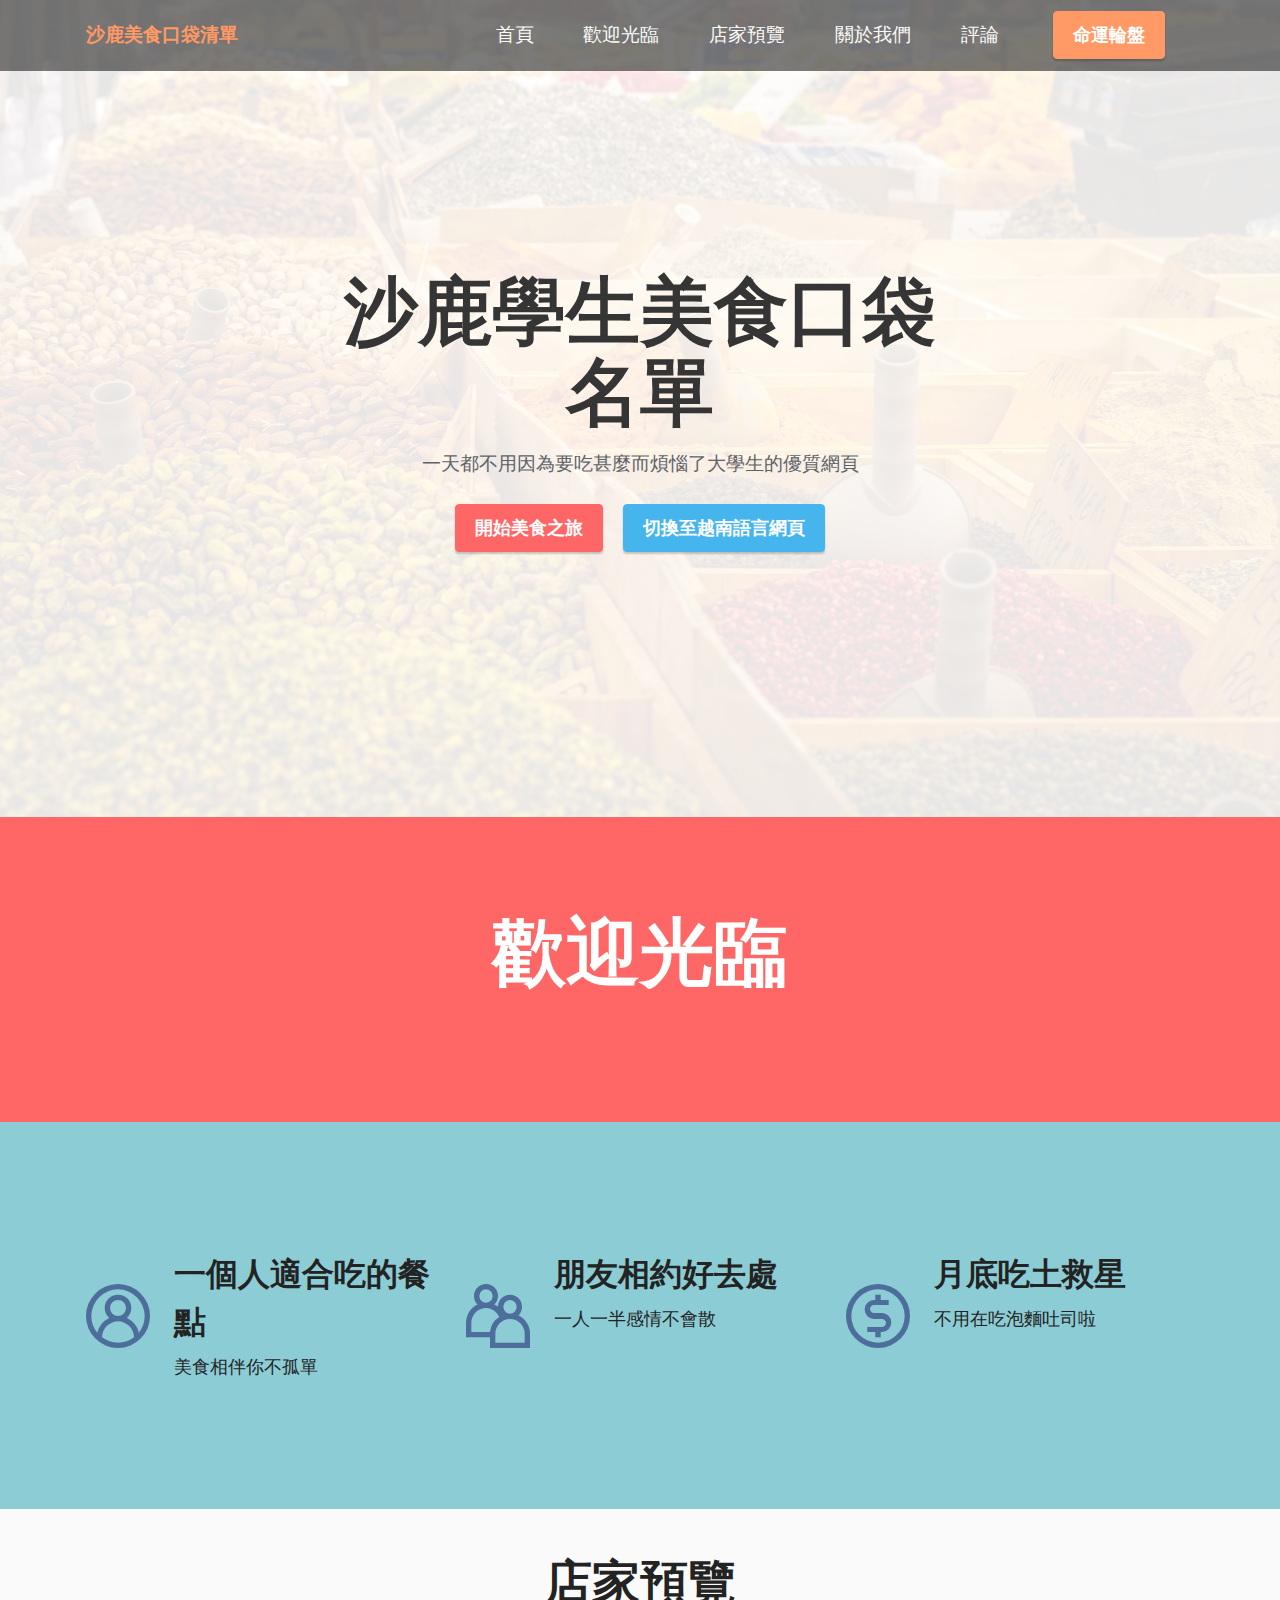
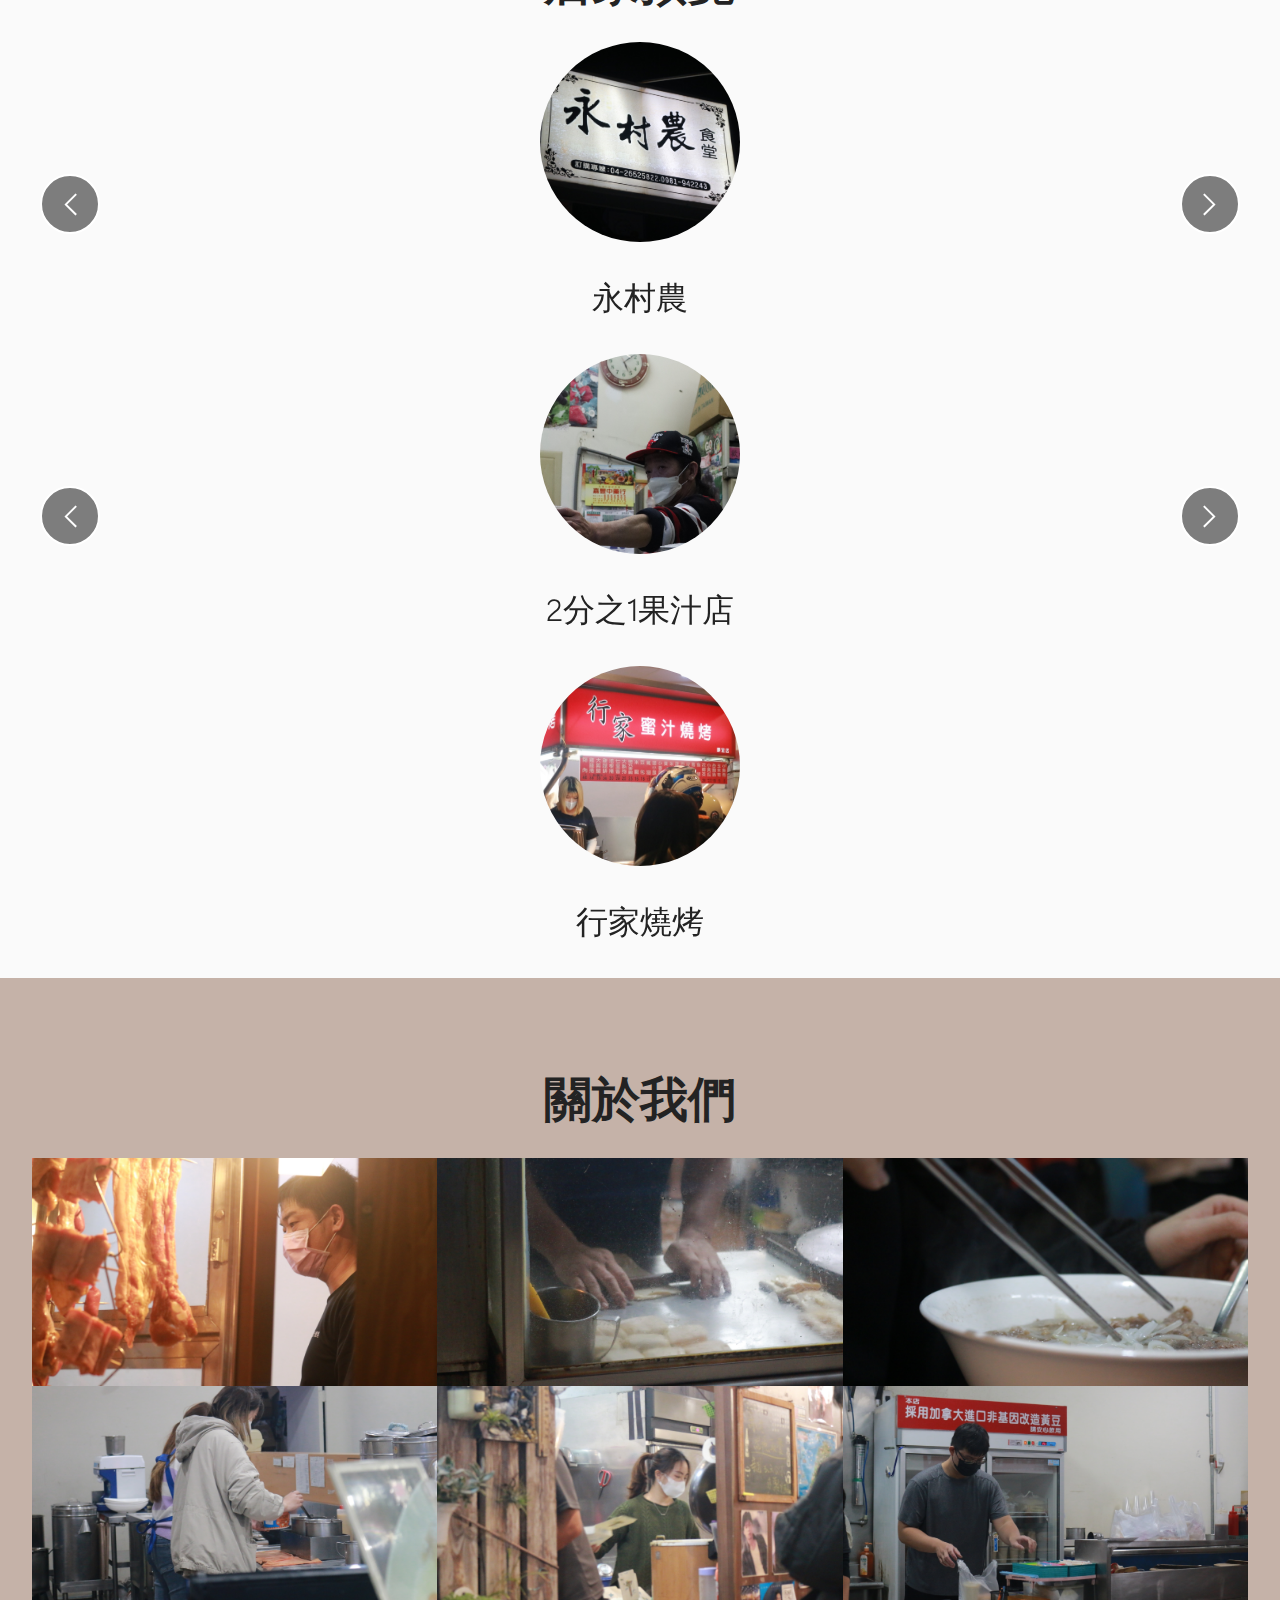
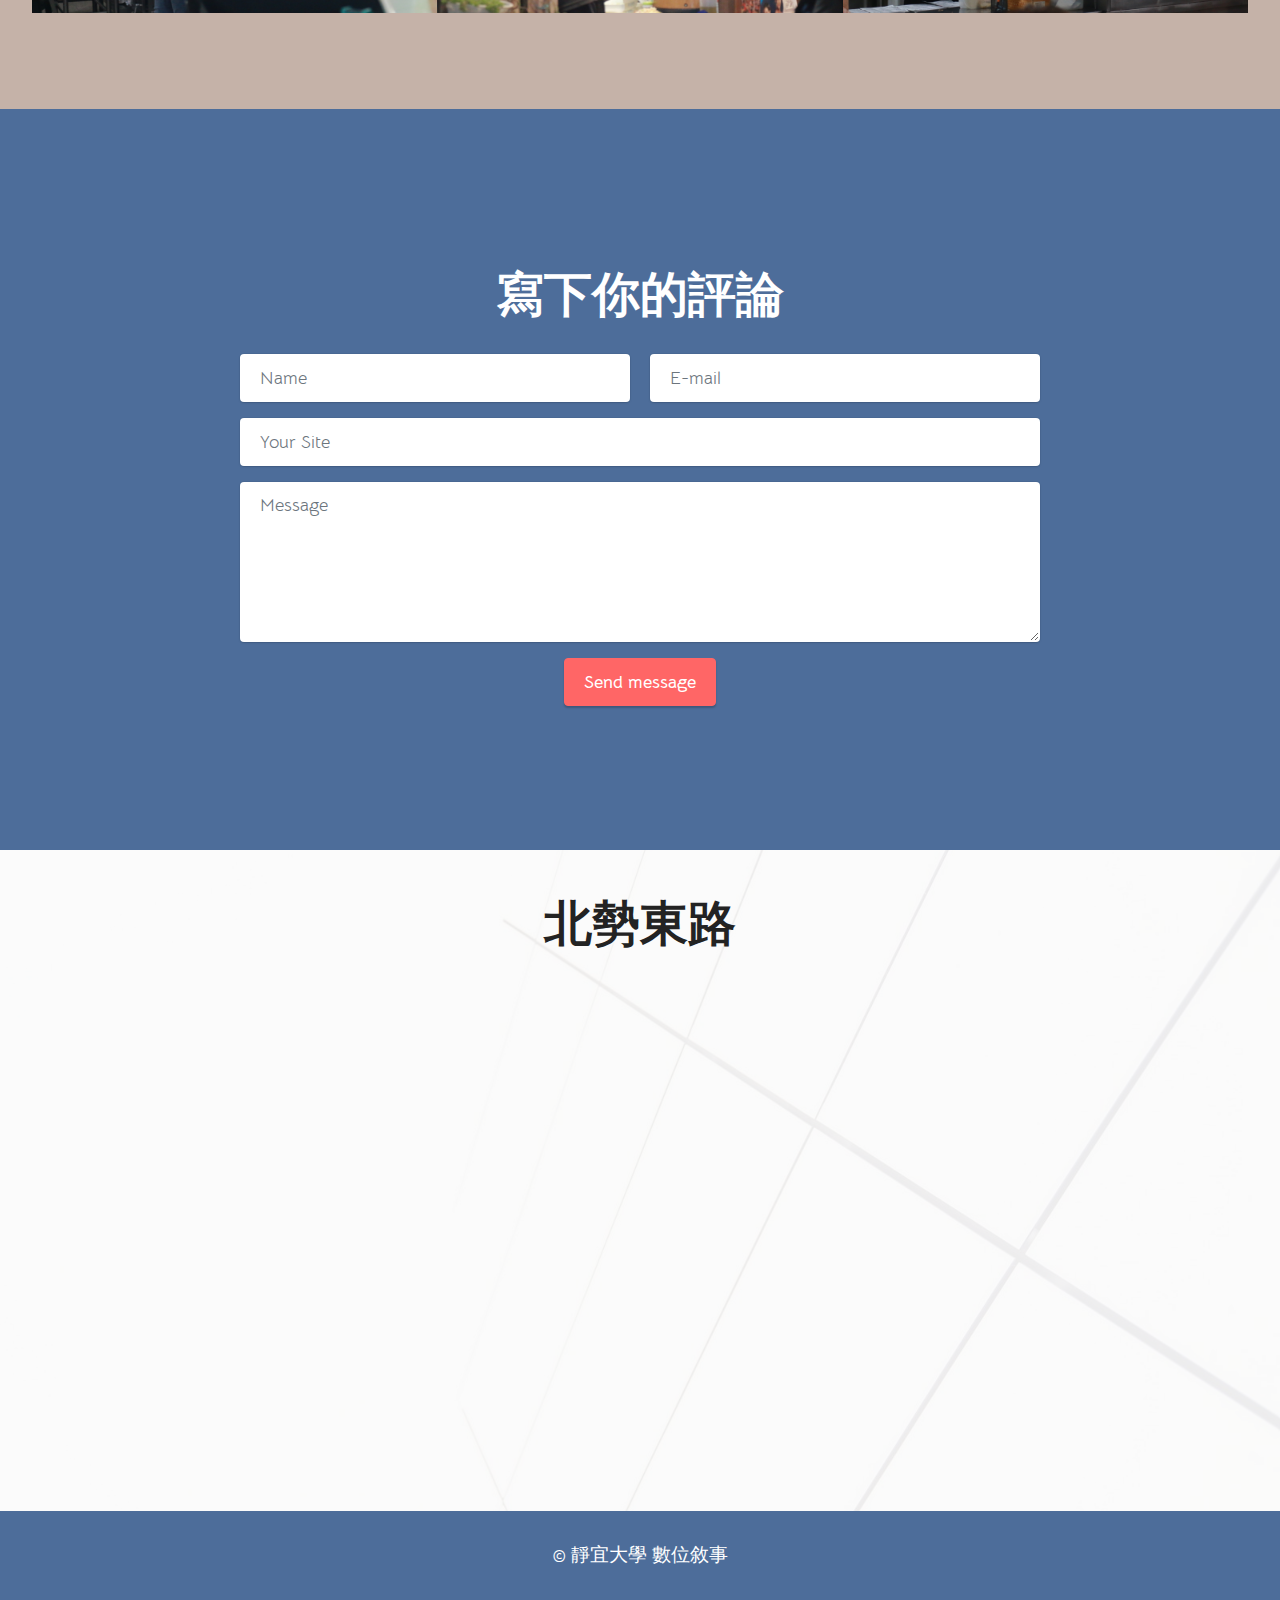
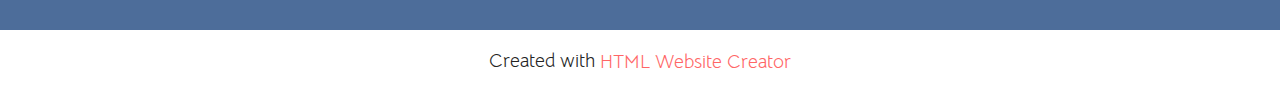
<file: 期末/index.html>
<!DOCTYPE html>
<html  >
<head>
  <!-- Site made with Mobirise Website Builder v5.6.13, https://mobirise.com -->
  <meta charset="UTF-8">
  <meta http-equiv="X-UA-Compatible" content="IE=edge">
  <meta name="generator" content="Mobirise v5.6.13, mobirise.com">
  <meta name="twitter:card" content="summary_large_image"/>
  <meta name="twitter:image:src" content="">
  <meta property="og:image" content="">
  <meta name="twitter:title" content="Home">
  <meta name="viewport" content="width=device-width, initial-scale=1, minimum-scale=1">
  <link rel="shortcut icon" href="assets/images/logo.png" type="image/x-icon">
  <meta name="description" content="">
  
  
  <title>Home</title>
  <link rel="stylesheet" href="assets/web/assets/mobirise-icons2/mobirise2.css">
  <link rel="stylesheet" href="assets/bootstrap/css/bootstrap.min.css">
  <link rel="stylesheet" href="assets/bootstrap/css/bootstrap-grid.min.css">
  <link rel="stylesheet" href="assets/bootstrap/css/bootstrap-reboot.min.css">
  <link rel="stylesheet" href="assets/parallax/jarallax.css">
  <link rel="stylesheet" href="assets/dropdown/css/style.css">
  <link rel="stylesheet" href="assets/socicon/css/styles.css">
  <link rel="stylesheet" href="assets/theme/css/style.css">
  <link rel="preload" href="https://fonts.googleapis.com/css?family=Bellota+Text:300,300i,400,400i,700,700i&display=swap" as="style" onload="this.onload=null;this.rel='stylesheet'">
  <noscript><link rel="stylesheet" href="https://fonts.googleapis.com/css?family=Bellota+Text:300,300i,400,400i,700,700i&display=swap"></noscript>
  <link rel="preload" as="style" href="assets/mobirise/css/mbr-additional.css"><link rel="stylesheet" href="assets/mobirise/css/mbr-additional.css" type="text/css">
  
  
  
  
</head>
<body>
  
  <section data-bs-version="5.1" class="menu menu1 cid-sFGMsvHDIa" once="menu" id="menu1-1">
    

    <nav class="navbar navbar-dropdown navbar-expand-lg">
        <div class="container">
            <div class="navbar-brand">
                
                <span class="navbar-caption-wrap"><a class="navbar-caption text-danger text-primary display-7" href="index.html#header1-0">沙鹿美食口袋清單</a></span>
            </div>
            <button class="navbar-toggler" type="button" data-toggle="collapse" data-bs-toggle="collapse" data-target="#navbarSupportedContent" data-bs-target="#navbarSupportedContent" aria-controls="navbarNavAltMarkup" aria-expanded="false" aria-label="Toggle navigation">
                <div class="hamburger">
                    <span></span>
                    <span></span>
                    <span></span>
                    <span></span>
                </div>
            </button>
            <div class="collapse navbar-collapse" id="navbarSupportedContent">
                <ul class="navbar-nav nav-dropdown" data-app-modern-menu="true"><li class="nav-item"><a class="nav-link link text-white text-primary display-7" href="index.html#header1-0">首頁</a></li><li class="nav-item"><a class="nav-link link text-white text-primary display-7" href="index.html#info1-g">歡迎光臨</a></li>
                    <li class="nav-item"><a class="nav-link link text-white text-primary display-7" href="index.html#people5-h">店家預覽</a></li>
                    <li class="nav-item"><a class="nav-link link text-white text-primary display-7" href="index.html#gallery4-b">關於我們</a>
                    </li><li class="nav-item"><a class="nav-link link text-white text-primary display-7" href="index.html#form5-d">評論</a></li></ul>
                
                <div class="navbar-buttons mbr-section-btn"><a class="btn btn-danger display-4" href="https://tw.piliapp.com/random/wheel/">命運輪盤</a></div>
            </div>
        </div>
    </nav>
</section>

<section data-bs-version="5.1" class="header1 cid-sFGMfPD7iT" id="header1-0">

    

    <div class="mbr-overlay" style="opacity: 0.9; background-color: rgb(255, 255, 255);"></div>

    <div class="container">
        <div class="row justify-content-center">
            <div class="col-12 col-lg-7">
                <h1 class="mbr-section-title mbr-fonts-style mb-3 display-1"><strong>沙鹿學生美食口袋名單</strong></h1>
                
                <p class="mbr-text mbr-fonts-style display-7">一天都不用因為要吃甚麼而煩惱了大學生的優質網頁<br></p>
                <div class="mbr-section-btn mt-3"><a class="btn btn-primary display-4" href="index.html#features15-5">開始美食之旅</a> <a class="btn btn-info display-4" href="https://ifoodie.tw/explore/%E5%8F%B0%E4%B8%AD%E5%B8%82/list/%E5%8C%97%E5%8B%A2%E6%9D%B1%E8%B7%AF" target="_blank">切換至越南語言網頁</a></div>
            </div>
        </div>
    </div>
</section>

<section data-bs-version="5.1" class="info1 cid-tqXr3FKv28" id="info1-g">
    

    
    
    <div class="align-center container">
        <div class="row justify-content-center">
            <div class="col-12 col-lg-8">
                <h3 class="mbr-section-title mb-4 mbr-fonts-style display-1">
                    <strong>歡迎光臨</strong></h3>
                
                
            </div>
        </div>
    </div>
</section>

<section data-bs-version="5.1" class="features14 cid-sFGNHRkFsi" id="features15-5">

    
    
    <div class="container">
        <div class="row justify-content-center">
            <div class="card col-12 col-md-6 col-lg-4">
                <div class="card-wrapper">
                    <span class="mbr-iconfont m-auto mobi-mbri-user-2 mobi-mbri"></span>
                    <div class="card-box">
                        <h4 class="card-title mbr-fonts-style mb-2 display-5"><strong>一個人適合吃的餐點</strong></h4>
                        <h5 class="card-text mbr-fonts-style display-4">美食相伴你不孤單</h5>
                    </div>
                </div>
            </div>
            <div class="card col-12 col-md-6 col-lg-4">
                <div class="card-wrapper">
                    <span class="mbr-iconfont m-auto mobi-mbri-users mobi-mbri"></span>
                    <div class="card-box">
                        <h4 class="card-title mbr-fonts-style mb-2 display-5"><strong>朋友相約好去處</strong></h4>
                        <h5 class="card-text mbr-fonts-style display-4">一人一半感情不會散</h5>
                    </div>
                </div>
            </div>
            <div class="card col-12 col-md-6 col-lg-4">
                <div class="card-wrapper">
                    <span class="mbr-iconfont m-auto mobi-mbri-cash mobi-mbri"></span>
                    <div class="card-box">
                        <h4 class="card-title mbr-fonts-style mb-2 display-5"><strong>月底吃土救星</strong></h4>
                        <h5 class="card-text mbr-fonts-style display-4">不用在吃泡麵吐司啦</h5>
                    </div>

                </div>
            </div>
            
        </div>
    </div>
</section>

<section data-bs-version="5.1" class="people5 mbr-embla cid-tqXrFOTU70" id="people5-h">

    

    
    

    <div class="position-relative text-center">
        <h3 class="mb-4 mbr-fonts-style display-2"><strong>店家預覽</strong></h3>

        <div class="embla" data-skip-snaps="true" data-align="center" data-loop="true" data-auto-play-interval="5" data-draggable="true">
            <div class="embla__viewport container-fluid">
                <div class="embla__container">
                    <div class="embla__slide slider-image item active" style="margin-left: 6rem; margin-right: 6rem;">
                        <div class="user">
                            <div class="user_image">
                                <div class="item-wrapper position-relative">
                                    
                                <a href="page14.html"><img src="assets/images/0.jpeg" alt="Mobirise Website Builder" data-slide-to="0" data-bs-slide-to="0"></a></div>
                            </div>
                            <div class="user_text mb-4">
                                <p class="mbr-fonts-style display-5">永村農</p>
                            </div>
                            
                            
                        </div>
                    </div>
                    <div class="embla__slide slider-image item" style="margin-left: 6rem; margin-right: 6rem;">
                        <div class="user">
                            <div class="user_image">
                                <div class="item-wrapper position-relative">
                                    
                                <a href="page9.html"><img src="assets/images/line-album-2022-0.12.24-221225.jpeg" alt="Mobirise Website Builder" data-slide-to="1" data-bs-slide-to="1"></a></div>
                            </div>
                            <div class="user_text mb-4">
                                <p class="mbr-fonts-style display-5">
                                    新永和豆漿
                                </p>
                            </div>
                            
                            
                        </div>
                    </div>
                    <div class="embla__slide slider-image item" style="margin-left: 6rem; margin-right: 6rem;">
                        <div class="user">
                            <div class="user_image">
                                <div class="item-wrapper position-relative">
                                    
                                <a href="page7.html"><img src="assets/images/v-1.jpeg" alt="Mobirise Website Builder" data-slide-to="3" data-bs-slide-to="3"></a></div>
                            </div>
                            <div class="user_text mb-4">
                                <p class="mbr-fonts-style display-5">
                                    viet house
                                </p>
                            </div>
                            
                            
                        </div>
                    </div>
                </div>
            </div>
            <button class="embla__button embla__button--prev">
                <span class="mobi-mbri mobi-mbri-arrow-prev mbr-iconfont" aria-hidden="true"></span>
                <span class="sr-only visually-hidden visually-hidden">Previous</span>
            </button>
            <button class="embla__button embla__button--next">
                <span class="mobi-mbri mobi-mbri-arrow-next mbr-iconfont" aria-hidden="true"></span>
                <span class="sr-only visually-hidden visually-hidden">Next</span>
            </button>
        </div>
    </div>
</section>

<section data-bs-version="5.1" class="people5 mbr-embla cid-tqXs0yR2eo" id="people5-i">

    

    
    

    <div class="position-relative text-center">
        

        <div class="embla" data-skip-snaps="true" data-align="center" data-loop="true" data-auto-play-interval="5" data-draggable="true">
            <div class="embla__viewport container-fluid">
                <div class="embla__container">
                    <div class="embla__slide slider-image item" style="margin-left: 7rem; margin-right: 7rem;">
                        <div class="user">
                            <div class="user_image">
                                <div class="item-wrapper position-relative">
                                    
                                <a href="page16.html"><img src="assets/images/line-album-2022-1.12.24-221225.jpg" alt="Mobirise Website Builder" data-slide-to="0" data-bs-slide-to="0"></a></div>
                            </div>
                            <div class="user_text mb-4">
                                <p class="mbr-fonts-style display-5">
                                    2分之1果汁店
                                </p>
                            </div>
                            
                            
                        </div>
                    </div>
                    <div class="embla__slide slider-image item" style="margin-left: 7rem; margin-right: 7rem;">
                        <div class="user">
                            <div class="user_image">
                                <div class="item-wrapper position-relative">
                                    
                                <a href="page6.html"><img src="assets/images/line-album-2022.12.24-221225.jpg" alt="Mobirise Website Builder" data-slide-to="1" data-bs-slide-to="1"></a></div>
                            </div>
                            <div class="user_text mb-4">
                                <p class="mbr-fonts-style display-5">
                                    老爹綿綿冰
                                </p>
                            </div>
                            
                            
                        </div>
                    </div>
                    <div class="embla__slide slider-image item" style="margin-left: 7rem; margin-right: 7rem;">
                        <div class="user">
                            <div class="user_image">
                                <div class="item-wrapper position-relative">
                                    
                                <a href="page4.html"><img src="assets/images/line-album-2022-2.12.24-221227.jpeg" alt="Mobirise Website Builder" data-slide-to="3" data-bs-slide-to="3"></a></div>
                            </div>
                            <div class="user_text mb-4">
                                <p class="mbr-fonts-style display-5">
                                    微豆豆花
                                </p>
                            </div>
                            
                            
                        </div>
                    </div>
                </div>
            </div>
            <button class="embla__button embla__button--prev">
                <span class="mobi-mbri mobi-mbri-arrow-prev mbr-iconfont" aria-hidden="true"></span>
                <span class="sr-only visually-hidden visually-hidden">Previous</span>
            </button>
            <button class="embla__button embla__button--next">
                <span class="mobi-mbri mobi-mbri-arrow-next mbr-iconfont" aria-hidden="true"></span>
                <span class="sr-only visually-hidden visually-hidden">Next</span>
            </button>
        </div>
    </div>
</section>

<section data-bs-version="5.1" class="people5 mbr-embla cid-tqXsboGVl0" id="people5-j">

    

    
    

    <div class="position-relative text-center">
        

        <div class="embla" data-skip-snaps="true" data-align="center" data-auto-play-interval="5" data-draggable="true">
            <div class="embla__viewport container-fluid">
                <div class="embla__container">
                    <div class="embla__slide slider-image item" style="margin-left: 7rem; margin-right: 7rem;">
                        <div class="user">
                            <div class="user_image">
                                <div class="item-wrapper position-relative">
                                    
                                <a href="page5.html"><img src="assets/images/bbq.jpeg" alt="Mobirise Website Builder"></a></div>
                            </div>
                            <div class="user_text mb-4">
                                <p class="mbr-fonts-style display-5">
                                    行家燒烤
                                </p>
                            </div>
                            
                            
                        </div>
                    </div>
                    
                    
                </div>
            </div>
            <button class="embla__button embla__button--prev">
                <span class="mobi-mbri mobi-mbri-arrow-prev mbr-iconfont" aria-hidden="true"></span>
                <span class="sr-only visually-hidden visually-hidden">Previous</span>
            </button>
            <button class="embla__button embla__button--next">
                <span class="mobi-mbri mobi-mbri-arrow-next mbr-iconfont" aria-hidden="true"></span>
                <span class="sr-only visually-hidden visually-hidden">Next</span>
            </button>
        </div>
    </div>
</section>

<section data-bs-version="5.1" class="gallery4 mbr-gallery cid-sFGSX04rSl" id="gallery4-b">
    

    

    <div class="container-fluid">
        <div class="mbr-section-head">
            <h3 class="mbr-section-title mbr-fonts-style align-center m-0 display-2"><strong>關於我們</strong></h3>
            
        </div>
        <div class="row mbr-gallery mt-4">
            <div class="col-12 col-md-6 col-lg-4 item gallery-image">
                <div class="item-wrapper" data-toggle="modal" data-bs-toggle="modal" data-target="#tqY7yBux47-modal" data-bs-target="#tqY7yBux47-modal">
                    <img class="w-100" src="assets/images/line-album-2022.12.24-221226.jpg" alt="Mobirise Website Builder" data-slide-to="0" data-bs-slide-to="0" data-target="#lb-tqY7yBux47" data-bs-target="#lb-tqY7yBux47">
                    <div class="icon-wrapper">
                        <span class="mobi-mbri mobi-mbri-search mbr-iconfont mbr-iconfont-btn"></span>
                    </div>
                </div>
                
            </div>
            <div class="col-12 col-md-6 col-lg-4 item gallery-image">
                <div class="item-wrapper" data-toggle="modal" data-bs-toggle="modal" data-target="#tqY7yBux47-modal" data-bs-target="#tqY7yBux47-modal">
                    <img class="w-100" src="assets/images/line-album-2022.12.24-221227.jpg" alt="Mobirise Website Builder" data-slide-to="1" data-bs-slide-to="1" data-target="#lb-tqY7yBux47" data-bs-target="#lb-tqY7yBux47">
                    <div class="icon-wrapper">
                        <span class="mobi-mbri mobi-mbri-search mbr-iconfont mbr-iconfont-btn"></span>
                    </div>
                </div>
                
            </div>
            <div class="col-12 col-md-6 col-lg-4 item gallery-image">
                <div class="item-wrapper" data-toggle="modal" data-bs-toggle="modal" data-target="#tqY7yBux47-modal" data-bs-target="#tqY7yBux47-modal">
                    <img class="w-100" src="assets/images/line-album-2022.12.24-221229.jpg" alt="Mobirise Website Builder" data-slide-to="2" data-bs-slide-to="2" data-target="#lb-tqY7yBux47" data-bs-target="#lb-tqY7yBux47">
                    <div class="icon-wrapper">
                        <span class="mobi-mbri mobi-mbri-search mbr-iconfont mbr-iconfont-btn"></span>
                    </div>
                </div>
                
            </div>
            <div class="col-12 col-md-6 col-lg-4 item gallery-image">
                <div class="item-wrapper" data-toggle="modal" data-bs-toggle="modal" data-target="#tqY7yBux47-modal" data-bs-target="#tqY7yBux47-modal">
                    <img class="w-100" src="assets/images/line-album-2022.12.24-221230.jpg" alt="Mobirise Website Builder" data-slide-to="3" data-bs-slide-to="3" data-target="#lb-tqY7yBux47" data-bs-target="#lb-tqY7yBux47">
                    <div class="icon-wrapper">
                        <span class="mobi-mbri mobi-mbri-search mbr-iconfont mbr-iconfont-btn"></span>
                    </div>
                </div>
                
            </div><div class="col-12 col-md-6 col-lg-4 item gallery-image">
                <div class="item-wrapper" data-toggle="modal" data-bs-toggle="modal" data-target="#tqY7yBux47-modal" data-bs-target="#tqY7yBux47-modal">
                    <img class="w-100" src="assets/images/line-album-2022.12.24-221231.jpg" alt="Mobirise Website Builder" data-slide-to="4" data-bs-slide-to="4" data-target="#lb-tqY7yBux47" data-bs-target="#lb-tqY7yBux47">
                    <div class="icon-wrapper">
                        <span class="mobi-mbri mobi-mbri-search mbr-iconfont mbr-iconfont-btn"></span>
                    </div>
                </div>
                
            </div><div class="col-12 col-md-6 col-lg-4 item gallery-image">
                <div class="item-wrapper" data-toggle="modal" data-bs-toggle="modal" data-target="#tqY7yBux47-modal" data-bs-target="#tqY7yBux47-modal">
                    <img class="w-100" src="assets/images/line-album-2022.12.24-221233.jpg" alt="Mobirise Website Builder" data-slide-to="5" data-bs-slide-to="5" data-target="#lb-tqY7yBux47" data-bs-target="#lb-tqY7yBux47">
                    <div class="icon-wrapper">
                        <span class="mobi-mbri mobi-mbri-search mbr-iconfont mbr-iconfont-btn"></span>
                    </div>
                </div>
                
            </div>
        </div>

        <div class="modal mbr-slider" tabindex="-1" role="dialog" aria-hidden="true" id="tqY7yBux47-modal">
            <div class="modal-dialog" role="document">
                <div class="modal-content">
                    <div class="modal-body">
                        <div class="carousel slide" id="lb-tqY7yBux47" data-interval="5000" data-bs-interval="5000">
                            <div class="carousel-inner">
                                <div class="carousel-item active">
                                    <img class="d-block w-100" src="assets/images/line-album-2022.12.24-221226.jpg" alt="Mobirise Website Builder">
                                </div>
                                <div class="carousel-item">
                                    <img class="d-block w-100" src="assets/images/line-album-2022.12.24-221227.jpg" alt="Mobirise Website Builder">
                                </div>
                                <div class="carousel-item">
                                    <img class="d-block w-100" src="assets/images/line-album-2022.12.24-221229.jpg" alt="Mobirise Website Builder">
                                </div>
                                <div class="carousel-item">
                                    <img class="d-block w-100" src="assets/images/line-album-2022.12.24-221230.jpg" alt="Mobirise Website Builder">
                                </div><div class="carousel-item">
                                    <img class="d-block w-100" src="assets/images/line-album-2022.12.24-221231.jpg" alt="Mobirise Website Builder">
                                </div><div class="carousel-item">
                                    <img class="d-block w-100" src="assets/images/line-album-2022.12.24-221233.jpg" alt="Mobirise Website Builder">
                                </div>
                            </div>
                            <ol class="carousel-indicators">
                                <li data-slide-to="0" data-bs-slide-to="0" class="active" data-target="#lb-tqY7yBux47" data-bs-target="#lb-tqY7yBux47"></li>
                                <li data-slide-to="1" data-bs-slide-to="1" data-target="#lb-tqY7yBux47" data-bs-target="#lb-tqY7yBux47"></li>
                                <li data-slide-to="2" data-bs-slide-to="2" data-target="#lb-tqY7yBux47" data-bs-target="#lb-tqY7yBux47"></li>
                                <li data-slide-to="3" data-bs-slide-to="3" data-target="#lb-tqY7yBux47" data-bs-target="#lb-tqY7yBux47"></li><li data-slide-to="4" data-bs-slide-to="4" data-target="#lb-tqY7yBux47" data-bs-target="#lb-tqY7yBux47"></li><li data-slide-to="5" data-bs-slide-to="5" data-target="#lb-tqY7yBux47" data-bs-target="#lb-tqY7yBux47"></li>
                            </ol>
                            <a role="button" href="" class="close" data-dismiss="modal" data-bs-dismiss="modal" aria-label="Close">
                            </a>
                            <a class="carousel-control-prev carousel-control" role="button" data-slide="prev" data-bs-slide="prev" href="#lb-tqY7yBux47">
                                <span class="mobi-mbri mobi-mbri-arrow-prev" aria-hidden="true"></span>
                                <span class="sr-only visually-hidden">Previous</span>
                            </a>
                            <a class="carousel-control-next carousel-control" role="button" data-slide="next" data-bs-slide="next" href="#lb-tqY7yBux47">
                                <span class="mobi-mbri mobi-mbri-arrow-next" aria-hidden="true"></span>
                                <span class="sr-only visually-hidden">Next</span>
                            </a>
                        </div>
                    </div>
                </div>
            </div>
        </div>
    </div>
</section>

<section data-bs-version="5.1" class="form5 cid-sFGTcFRqw0" id="form5-d">
    
    
    <div class="container-fluid">
        <div class="mbr-section-head">
            <h3 class="mbr-section-title mbr-fonts-style align-center mb-0 display-2">
                <strong>寫下你的評論</strong></h3>
            
        </div>
        <div class="row justify-content-center mt-4">
            <div class="col-lg-8 mx-auto mbr-form" data-form-type="formoid">
                <form action="https://mobirise.eu/" method="POST" class="mbr-form form-with-styler" data-form-title="Form Name"><input type="hidden" name="email" data-form-email="true" value="fbVnSqnyih1e6Fzk10+9Brm+qSwMzps0SYI5LbMTxvwO89fZvWsPC5QKgKqgaDqshCLmKVe7B+hdIev/ey8UfEvUcJOp95pnd8BjGhPRJAhNmZDdn9S1W5DMF46wJdk3">
                    <div class="row">
                        <div hidden="hidden" data-form-alert="" class="alert alert-success col-12">Thanks for filling out
                            the form!</div>
                        <div hidden="hidden" data-form-alert-danger="" class="alert alert-danger col-12">Oops...! some
                            problem!</div>
                    </div>
                    <div class="dragArea row">
                        <div class="col-md col-sm-12 form-group mb-3" data-for="name">
                            <input type="text" name="name" placeholder="Name" data-form-field="name" class="form-control" value="" id="name-form5-d">
                        </div>
                        <div class="col-md col-sm-12 form-group mb-3" data-for="email">
                            <input type="email" name="email" placeholder="E-mail" data-form-field="email" class="form-control" value="" id="email-form5-d">
                        </div>
                        <div class="col-12 form-group mb-3" data-for="url">
                            <input type="url" name="url" placeholder="Your Site" data-form-field="url" class="form-control" value="" id="url-form5-d">
                        </div>
                        <div class="col-12 form-group mb-3" data-for="textarea">
                            <textarea name="textarea" placeholder="Message" data-form-field="textarea" class="form-control" id="textarea-form5-d"></textarea>
                        </div>
                        <div class="col-lg-12 col-md-12 col-sm-12 align-center mbr-section-btn"><button type="submit" class="btn btn-primary display-4">Send message</button></div>
                    </div>
                </form>
            </div>
        </div>
    </div>
</section>

<section data-bs-version="5.1" class="map2 cid-sFGSPUeMie" id="map2-9">
    
    <div class="mbr-overlay" style="opacity: 0.8; background-color: rgb(250, 250, 250);"></div>
    <div class="container">
        <div class="mbr-section-head mb-4">
            <h3 class="mbr-section-title mbr-fonts-style align-center mb-0 display-2">
                <strong>北勢東路</strong></h3>
            
        </div>
        <div class="google-map"><iframe frameborder="0" style="border:0" src="https://www.google.com/maps/embed/v1/place?key=AIzaSyCNveGQ9bfpKFwWzQLLftrR9hNiHwdqQG8&amp;q=433台中市沙鹿區北勢東路" allowfullscreen=""></iframe></div>
    </div>
</section>

<section data-bs-version="5.1" class="footer7 cid-sFGSOnwtIp" once="footers" id="footer7-8">

    

    

    <div class="container">
        <div class="media-container-row align-center mbr-white">
            <div class="col-12">
                <p class="mbr-text mb-0 mbr-fonts-style display-7">
                    © 靜宜大學 數位敘事</p>
            </div>
        </div>
    </div>
</section><section class="display-7" style="padding: 0;align-items: center;justify-content: center;flex-wrap: wrap;    align-content: center;display: flex;position: relative;height: 4rem;"><a href="https://mobiri.se/2867959" style="flex: 1 1;height: 4rem;position: absolute;width: 100%;z-index: 1;"><img alt="" style="height: 4rem;" src="[data-uri]"></a><p style="margin: 0;text-align: center;" class="display-7">Created with &#8204;</p><a style="z-index:1" href="https://mobirise.com/html-builder.html">HTML Website Creator</a></section><script src="assets/bootstrap/js/bootstrap.bundle.min.js"></script>  <script src="assets/parallax/jarallax.js"></script>  <script src="assets/smoothscroll/smooth-scroll.js"></script>  <script src="assets/ytplayer/index.js"></script>  <script src="assets/dropdown/js/navbar-dropdown.js"></script>  <script src="assets/embla/embla.min.js"></script>  <script src="assets/embla/script.js"></script>  <script src="assets/theme/js/script.js"></script>  <script src="assets/formoid/formoid.min.js"></script>  
  
  
</body>
</html>
</file>
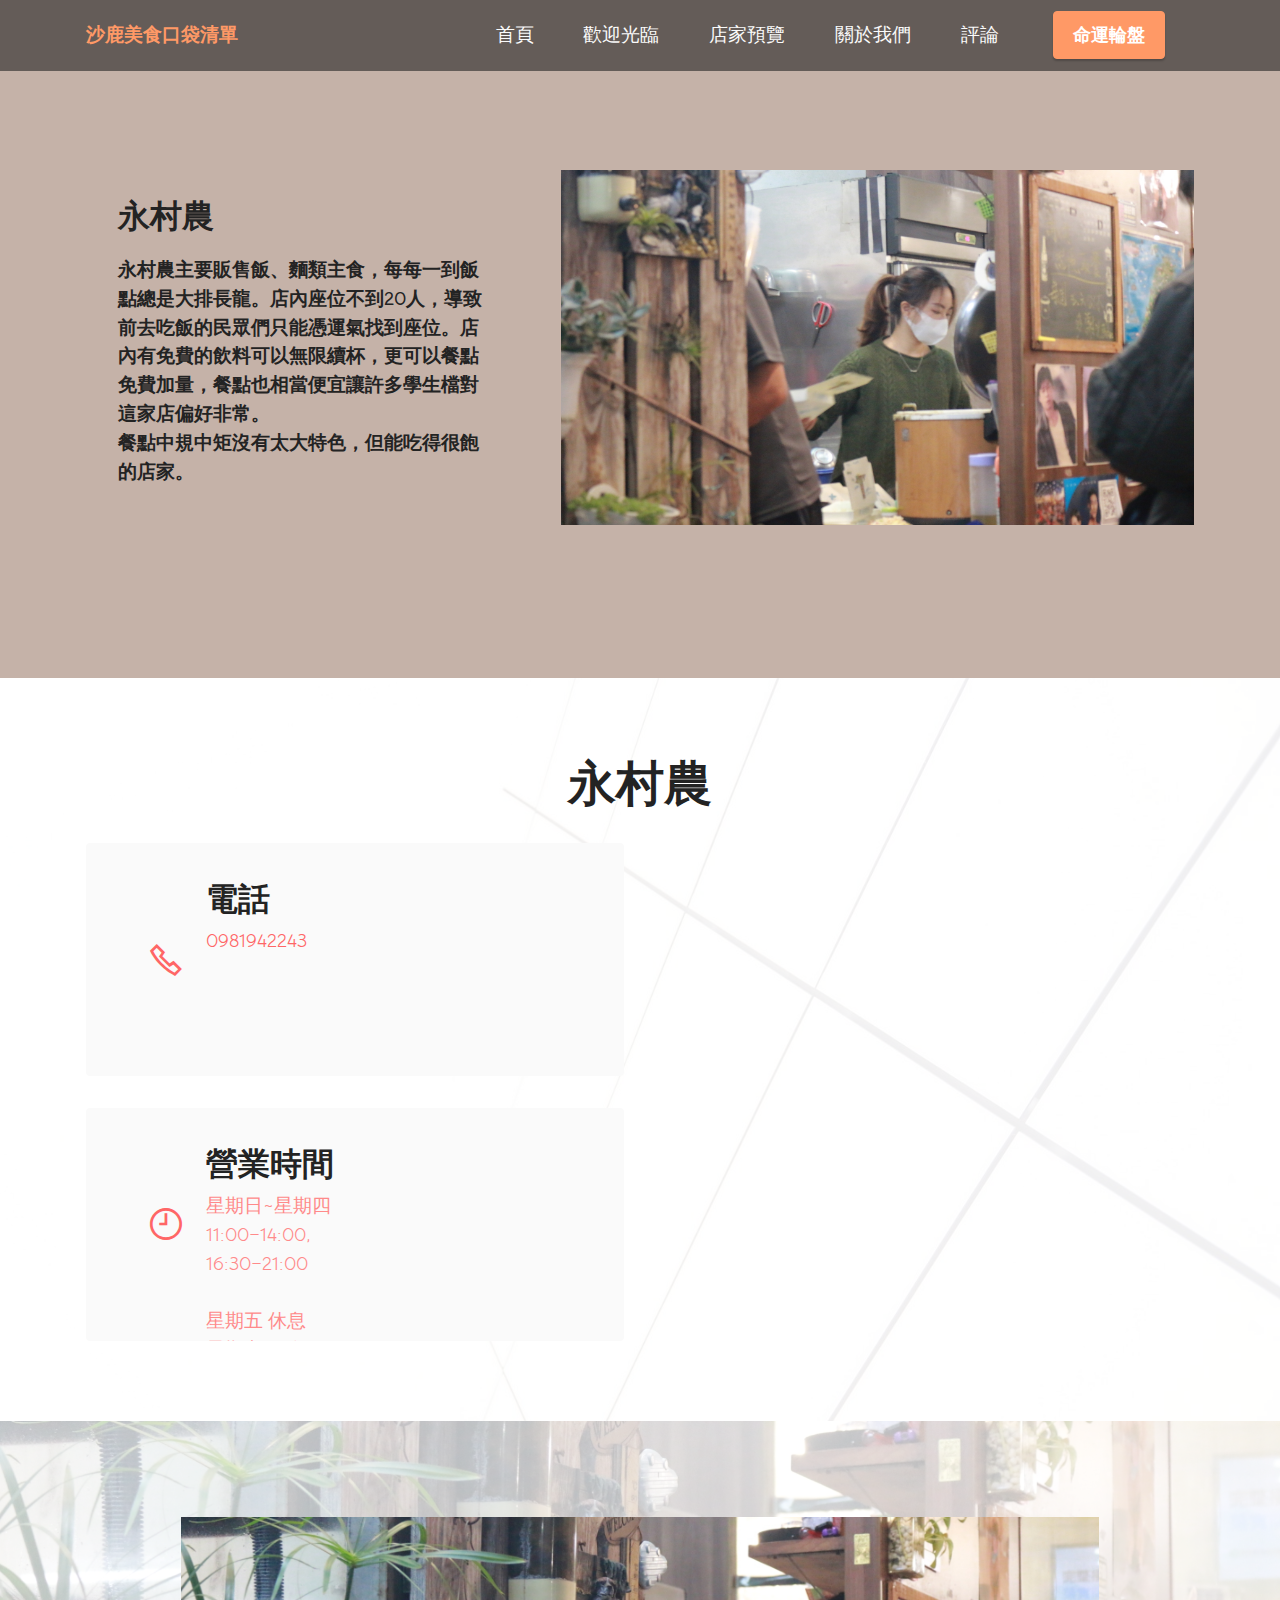
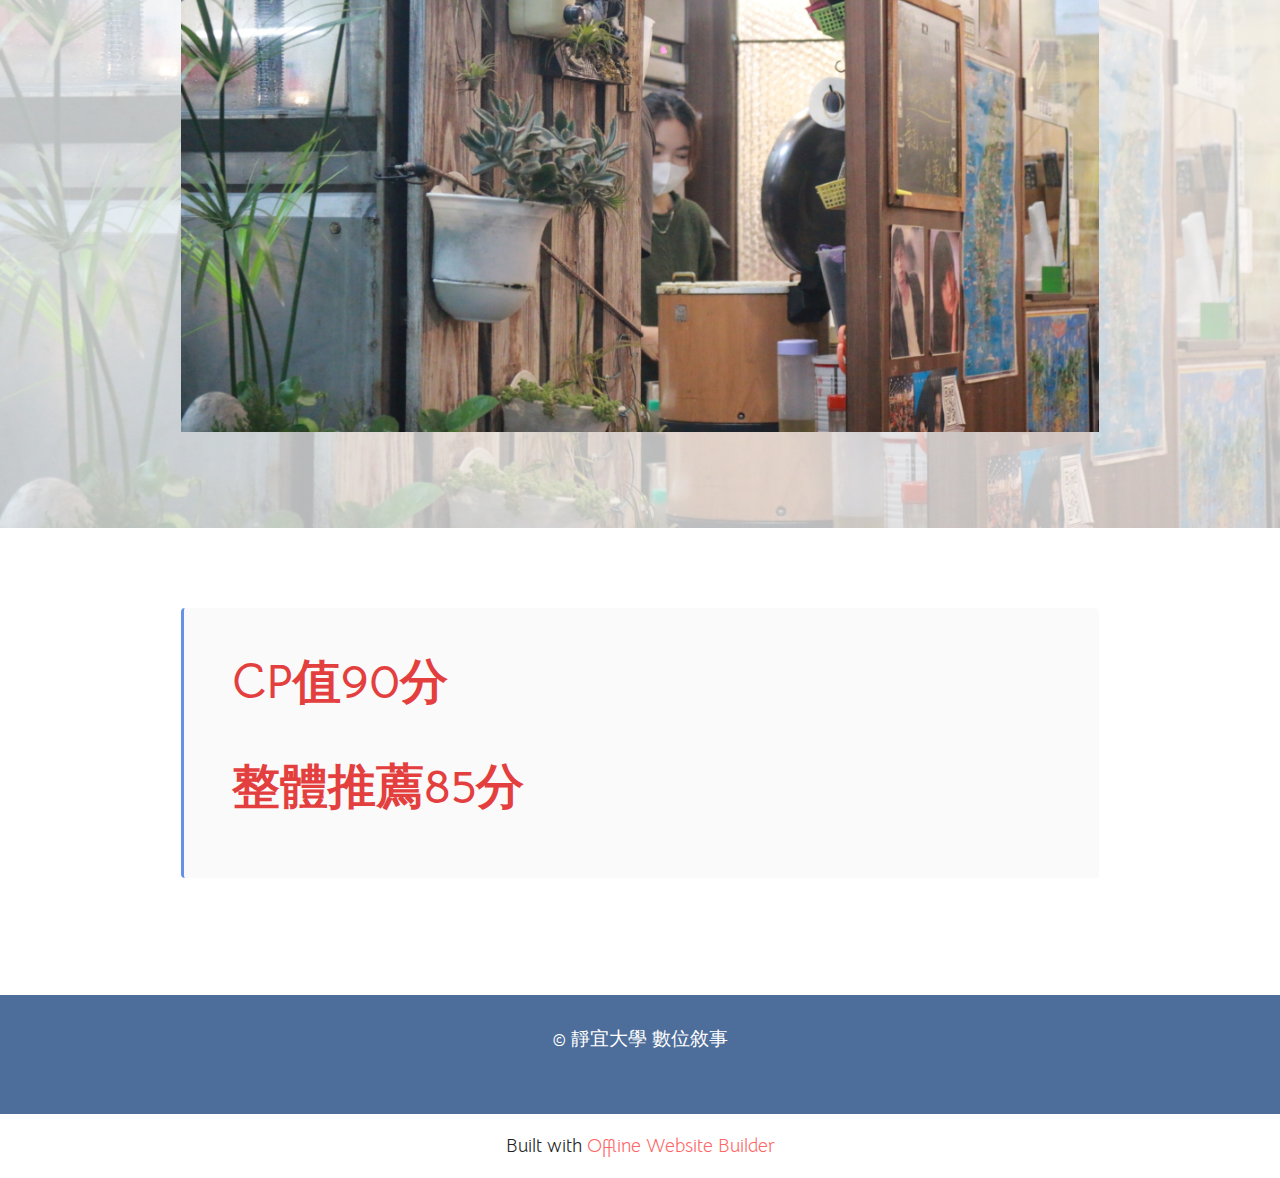
<file: 期末/page14.html>
<!DOCTYPE html>
<html  >
<head>
  <!-- Site made with Mobirise Website Builder v5.6.13, https://mobirise.com -->
  <meta charset="UTF-8">
  <meta http-equiv="X-UA-Compatible" content="IE=edge">
  <meta name="generator" content="Mobirise v5.6.13, mobirise.com">
  <meta name="twitter:card" content="summary_large_image"/>
  <meta name="twitter:image:src" content="">
  <meta property="og:image" content="">
  <meta name="twitter:title" content="永村農">
  <meta name="viewport" content="width=device-width, initial-scale=1, minimum-scale=1">
  <link rel="shortcut icon" href="assets/images/logo.png" type="image/x-icon">
  <meta name="description" content="">
  
  
  <title>永村農</title>
  <link rel="stylesheet" href="assets/web/assets/mobirise-icons2/mobirise2.css">
  <link rel="stylesheet" href="assets/bootstrap/css/bootstrap.min.css">
  <link rel="stylesheet" href="assets/bootstrap/css/bootstrap-grid.min.css">
  <link rel="stylesheet" href="assets/bootstrap/css/bootstrap-reboot.min.css">
  <link rel="stylesheet" href="assets/parallax/jarallax.css">
  <link rel="stylesheet" href="assets/dropdown/css/style.css">
  <link rel="stylesheet" href="assets/socicon/css/styles.css">
  <link rel="stylesheet" href="assets/theme/css/style.css">
  <link rel="preload" href="https://fonts.googleapis.com/css?family=Bellota+Text:300,300i,400,400i,700,700i&display=swap" as="style" onload="this.onload=null;this.rel='stylesheet'">
  <noscript><link rel="stylesheet" href="https://fonts.googleapis.com/css?family=Bellota+Text:300,300i,400,400i,700,700i&display=swap"></noscript>
  <link rel="preload" as="style" href="assets/mobirise/css/mbr-additional.css"><link rel="stylesheet" href="assets/mobirise/css/mbr-additional.css" type="text/css">
  
  
  
  
</head>
<body>
  
  <section data-bs-version="5.1" class="menu menu1 cid-tqXJPU0SLe" once="menu" id="menu1-1w">
    

    <nav class="navbar navbar-dropdown navbar-expand-lg">
        <div class="container">
            <div class="navbar-brand">
                
                <span class="navbar-caption-wrap"><a class="navbar-caption text-danger text-primary display-7" href="index.html#header1-0">沙鹿美食口袋清單</a></span>
            </div>
            <button class="navbar-toggler" type="button" data-toggle="collapse" data-bs-toggle="collapse" data-target="#navbarSupportedContent" data-bs-target="#navbarSupportedContent" aria-controls="navbarNavAltMarkup" aria-expanded="false" aria-label="Toggle navigation">
                <div class="hamburger">
                    <span></span>
                    <span></span>
                    <span></span>
                    <span></span>
                </div>
            </button>
            <div class="collapse navbar-collapse" id="navbarSupportedContent">
                <ul class="navbar-nav nav-dropdown" data-app-modern-menu="true"><li class="nav-item"><a class="nav-link link text-white text-primary display-7" href="index.html#header1-0">首頁</a></li><li class="nav-item"><a class="nav-link link text-white text-primary display-7" href="index.html#info1-g">歡迎光臨</a></li>
                    <li class="nav-item"><a class="nav-link link text-white text-primary display-7" href="index.html#people5-h">店家預覽</a></li>
                    <li class="nav-item"><a class="nav-link link text-white text-primary display-7" href="index.html#gallery4-b">關於我們</a>
                    </li><li class="nav-item"><a class="nav-link link text-white text-primary display-7" href="index.html#form5-d">評論</a></li></ul>
                
                <div class="navbar-buttons mbr-section-btn"><a class="btn btn-danger display-4" href="https://tw.piliapp.com/random/wheel/">命運輪盤</a></div>
            </div>
        </div>
    </nav>
</section>

<section data-bs-version="5.1" class="image2 cid-tqXJPUEJSl" id="image2-1y">
    

    
    

    <div class="container">
        <div class="row align-items-center">
            <div class="col-12 col-lg-7">
                <div class="image-wrapper">
                    <img src="assets/images/line-album-2022.12.24-221231.jpg" alt="Mobirise Website Builder">
                    
                </div>
            </div>
            <div class="col-12 col-lg">
                <div class="text-wrapper">
                    <h3 class="mbr-section-title mbr-fonts-style mb-3 display-5">
                        <strong>永村農</strong></h3>
                    <p class="mbr-text mbr-fonts-style display-7"><strong>永村農主要販售飯、麵類主食，每每一到飯點總是大排長龍。店內座位不到20人，導致前去吃飯的民眾們只能憑運氣找到座位。店內有免費的飲料可以無限續杯，更可以餐點免費加量，餐點也相當便宜讓許多學生檔對這家店偏好非常。
<br>餐點中規中矩沒有太大特色，但能吃得很飽的店家。</strong></p>
                </div>
            </div>
        </div>
    </div>
</section>

<section data-bs-version="5.1" class="contacts3 map1 cid-tqXJPV3HTy" id="contacts3-1z">

    

    
    <div class="mbr-overlay" style="opacity: 0.8; background-color: rgb(255, 255, 255);"></div>
    <div class="container">
        <div class="mbr-section-head">
            <h3 class="mbr-section-title mbr-fonts-style align-center mb-0 display-2">
                <strong>永村農</strong>
            </h3>
            
        </div>
        <div class="row justify-content-center mt-4">
            <div class="card col-12 col-md-6">
                <div class="card-wrapper">
                    <div class="image-wrapper">
                        <span class="mbr-iconfont mobi-mbri-phone mobi-mbri"></span>
                    </div>
                    <div class="text-wrapper">
                        <h6 class="card-title mbr-fonts-style mb-1 display-5">
                            <strong>電話</strong></h6>
                        <p class="mbr-text mbr-fonts-style display-7">
                            <a href="tel:+12345678910" class="text-primary">0981942243</a>
                        </p>
                    </div>
                </div>
                <div class="card-wrapper">
                    <div class="image-wrapper">
                        <span class="mbr-iconfont mobi-mbri-clock mobi-mbri"></span>
                    </div>
                    <div class="text-wrapper">
                        <h6 class="card-title mbr-fonts-style mb-1 display-5"><strong>營業時間</strong></h6>
                        <p class="mbr-text mbr-fonts-style display-7">星期日~星期四 <br>11:00–14:00, <br>16:30–21:00
<br>
<br>星期五 休息
<br>星期六 休息</p>
                    </div>
                </div>
            </div>
            <div class="map-wrapper col-12 col-md-6">
                <div class="google-map"><iframe frameborder="0" style="border:0" src="https://www.google.com/maps/embed/v1/place?key=AIzaSyDk89J4FSunMF33ruMVWJaJht_Ro0kvoXs&amp;q=433台中市沙鹿區北英路146號" allowfullscreen=""></iframe></div>
            </div>
        </div>
    </div>
</section>

<section data-bs-version="5.1" class="image3 cid-tqXJPVAYst" id="image3-20">
    

    
    <div class="mbr-overlay" style="opacity: 0.7; background-color: rgb(255, 255, 255);">
    </div>

    <div class="container">
        <div class="row justify-content-center">
            <div class="col-12 col-lg-10">
                <div class="image-wrapper">
                    <img src="assets/images/line-album-2022.12.24-221234.jpg" alt="Mobirise Website Builder">
                    
                </div>
            </div>
        </div>
    </div>
</section>

<section data-bs-version="5.1" class="content7 cid-tqXRLs8EcB" id="content7-29">
    
    <div class="container">
        <div class="row justify-content-center">
            <div class="col-12 col-md-10">
                <blockquote>
                
                <p class="mbr-text mbr-fonts-style display-2"><strong>CP值90分<br><br>整體推薦85分</strong></p></blockquote>
            </div>
        </div>
    </div>
</section>

<section data-bs-version="5.1" class="footer7 cid-tqXJPUmyb0" once="footers" id="footer7-1x">

    

    

    <div class="container">
        <div class="media-container-row align-center mbr-white">
            <div class="col-12">
                <p class="mbr-text mb-0 mbr-fonts-style display-7">
                    © 靜宜大學 數位敘事</p>
            </div>
        </div>
    </div>
</section><section class="display-7" style="padding: 0;align-items: center;justify-content: center;flex-wrap: wrap;    align-content: center;display: flex;position: relative;height: 4rem;"><a href="https://mobiri.se/2867959" style="flex: 1 1;height: 4rem;position: absolute;width: 100%;z-index: 1;"><img alt="" style="height: 4rem;" src="[data-uri]"></a><p style="margin: 0;text-align: center;" class="display-7">Built with &#8204;</p><a style="z-index:1" href="https://mobirise.com/offline-website-builder.html">Offline Website Builder</a></section><script src="assets/bootstrap/js/bootstrap.bundle.min.js"></script>  <script src="assets/parallax/jarallax.js"></script>  <script src="assets/smoothscroll/smooth-scroll.js"></script>  <script src="assets/ytplayer/index.js"></script>  <script src="assets/dropdown/js/navbar-dropdown.js"></script>  <script src="assets/theme/js/script.js"></script>  
  
  
</body>
</html>
</file>
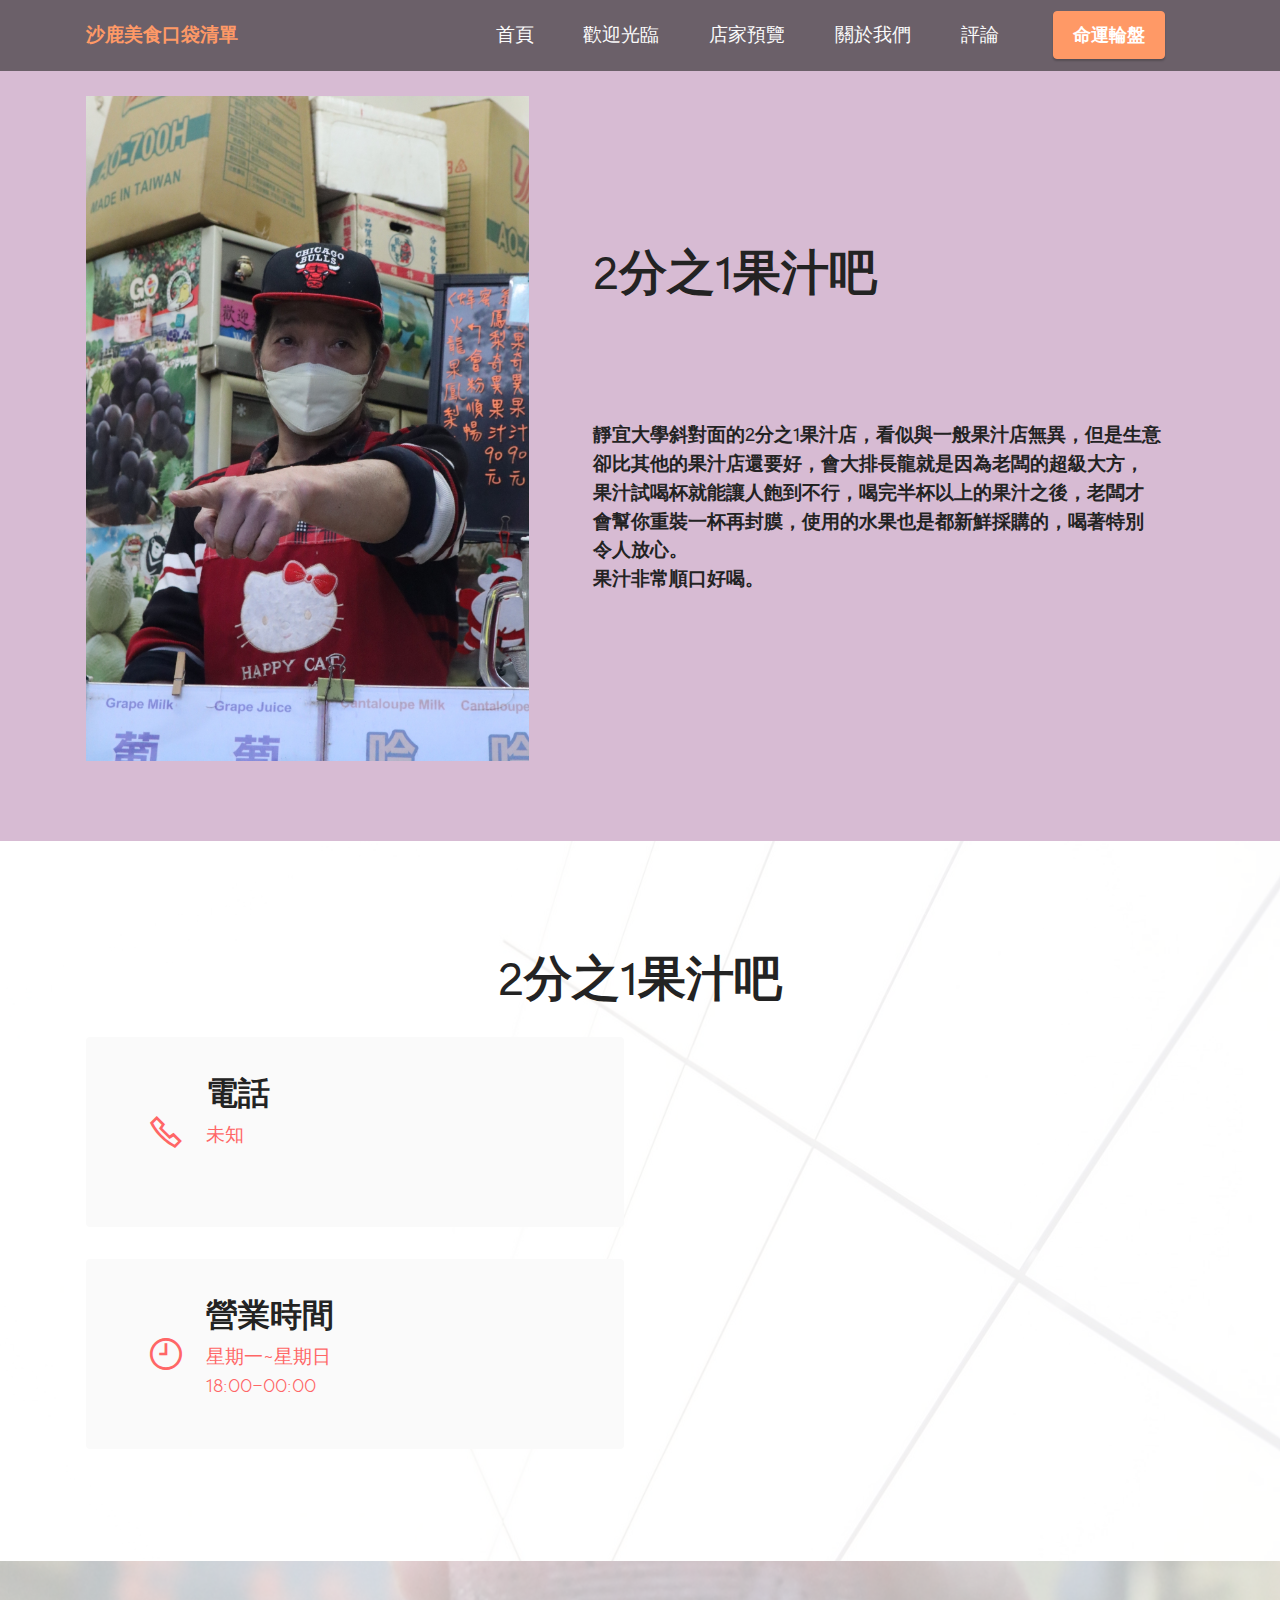
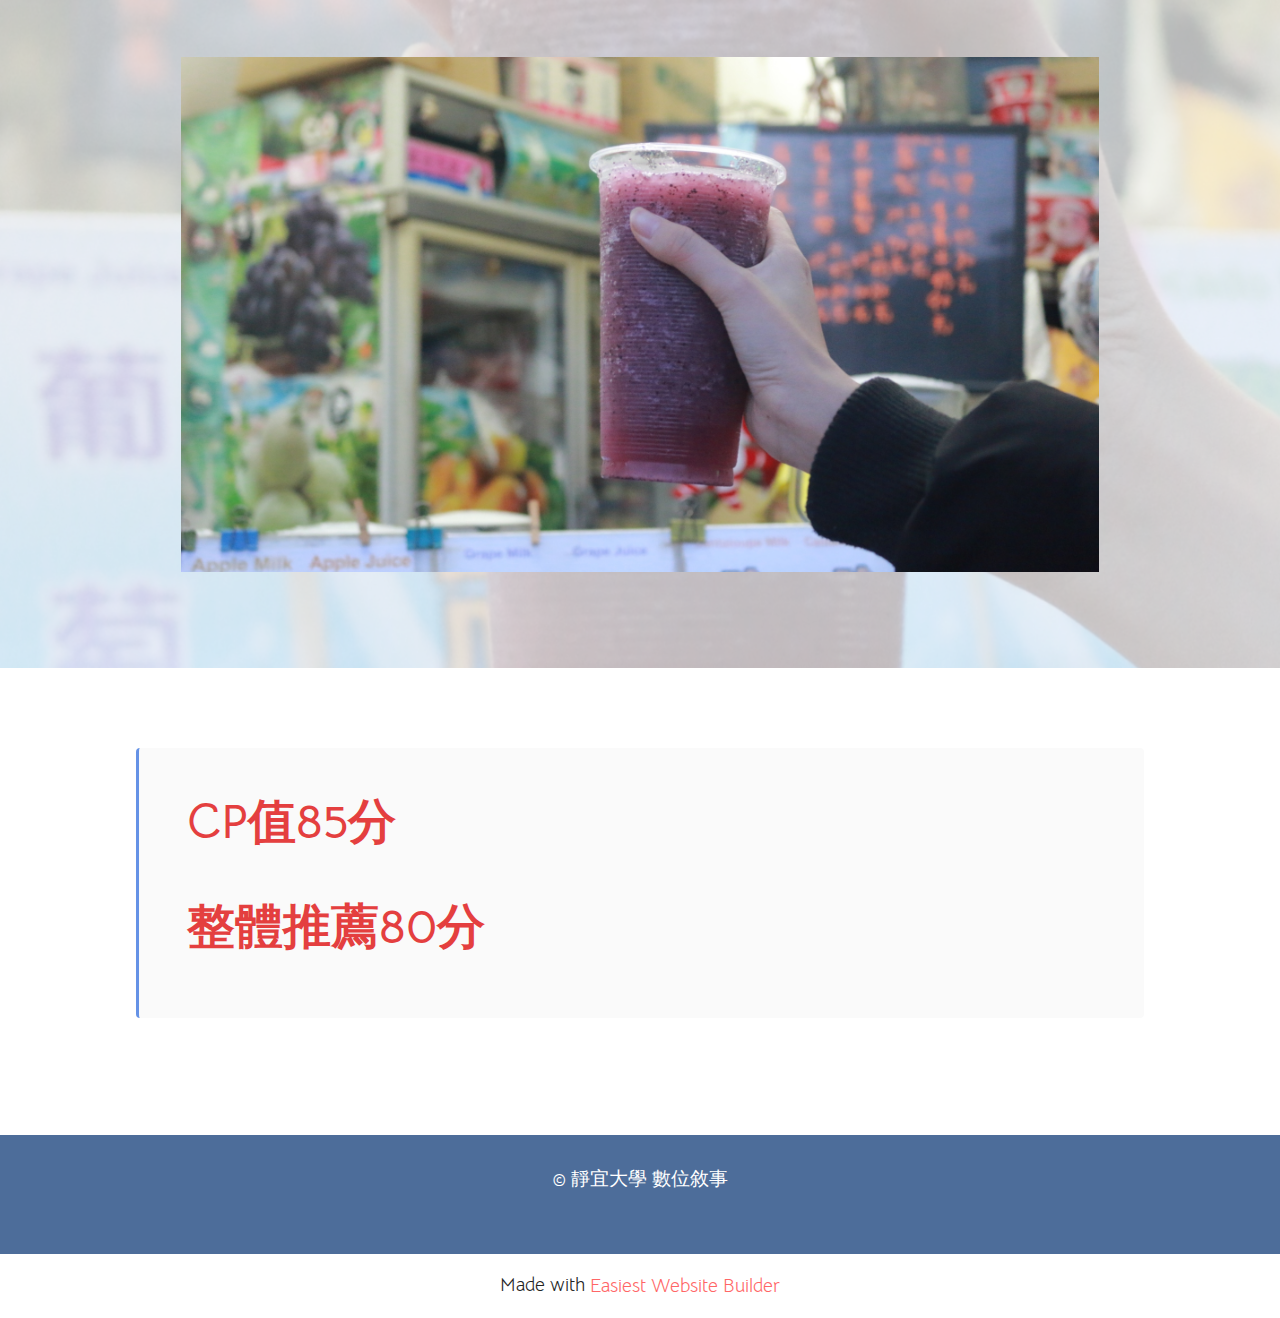
<file: 期末/page16.html>
<!DOCTYPE html>
<html  >
<head>
  <!-- Site made with Mobirise Website Builder v5.6.13, https://mobirise.com -->
  <meta charset="UTF-8">
  <meta http-equiv="X-UA-Compatible" content="IE=edge">
  <meta name="generator" content="Mobirise v5.6.13, mobirise.com">
  <meta name="twitter:card" content="summary_large_image"/>
  <meta name="twitter:image:src" content="">
  <meta property="og:image" content="">
  <meta name="twitter:title" content="2分之1果汁吧">
  <meta name="viewport" content="width=device-width, initial-scale=1, minimum-scale=1">
  <link rel="shortcut icon" href="assets/images/logo.png" type="image/x-icon">
  <meta name="description" content="">
  
  
  <title>2分之1果汁吧</title>
  <link rel="stylesheet" href="assets/web/assets/mobirise-icons2/mobirise2.css">
  <link rel="stylesheet" href="assets/bootstrap/css/bootstrap.min.css">
  <link rel="stylesheet" href="assets/bootstrap/css/bootstrap-grid.min.css">
  <link rel="stylesheet" href="assets/bootstrap/css/bootstrap-reboot.min.css">
  <link rel="stylesheet" href="assets/parallax/jarallax.css">
  <link rel="stylesheet" href="assets/dropdown/css/style.css">
  <link rel="stylesheet" href="assets/socicon/css/styles.css">
  <link rel="stylesheet" href="assets/theme/css/style.css">
  <link rel="preload" href="https://fonts.googleapis.com/css?family=Bellota+Text:300,300i,400,400i,700,700i&display=swap" as="style" onload="this.onload=null;this.rel='stylesheet'">
  <noscript><link rel="stylesheet" href="https://fonts.googleapis.com/css?family=Bellota+Text:300,300i,400,400i,700,700i&display=swap"></noscript>
  <link rel="preload" as="style" href="assets/mobirise/css/mbr-additional.css"><link rel="stylesheet" href="assets/mobirise/css/mbr-additional.css" type="text/css">
  
  
  
  
</head>
<body>
  
  <section data-bs-version="5.1" class="menu menu1 cid-tqXSqm4BAI" once="menu" id="menu1-2a">
    

    <nav class="navbar navbar-dropdown navbar-expand-lg">
        <div class="container">
            <div class="navbar-brand">
                
                <span class="navbar-caption-wrap"><a class="navbar-caption text-danger text-primary display-7" href="index.html#header1-0">沙鹿美食口袋清單</a></span>
            </div>
            <button class="navbar-toggler" type="button" data-toggle="collapse" data-bs-toggle="collapse" data-target="#navbarSupportedContent" data-bs-target="#navbarSupportedContent" aria-controls="navbarNavAltMarkup" aria-expanded="false" aria-label="Toggle navigation">
                <div class="hamburger">
                    <span></span>
                    <span></span>
                    <span></span>
                    <span></span>
                </div>
            </button>
            <div class="collapse navbar-collapse" id="navbarSupportedContent">
                <ul class="navbar-nav nav-dropdown" data-app-modern-menu="true"><li class="nav-item"><a class="nav-link link text-white text-primary display-7" href="index.html#header1-0">首頁</a></li><li class="nav-item"><a class="nav-link link text-white text-primary display-7" href="index.html#info1-g">歡迎光臨</a></li>
                    <li class="nav-item"><a class="nav-link link text-white text-primary display-7" href="index.html#people5-h">店家預覽</a></li>
                    <li class="nav-item"><a class="nav-link link text-white text-primary display-7" href="index.html#gallery4-b">關於我們</a>
                    </li><li class="nav-item"><a class="nav-link link text-white text-primary display-7" href="index.html#form5-d">評論</a></li></ul>
                
                <div class="navbar-buttons mbr-section-btn"><a class="btn btn-danger display-4" href="https://tw.piliapp.com/random/wheel/">命運輪盤</a></div>
            </div>
        </div>
    </nav>
</section>

<section data-bs-version="5.1" class="image1 cid-tqXT54yWUn" id="image1-2g">
    

    
    

    <div class="container">
        <div class="row align-items-center">
            <div class="col-12 col-lg-5">
                <div class="image-wrapper">
                    <img src="assets/images/line-album-2022.12.24-221240.jpg" alt="Mobirise Website Builder">
                    
                </div>
            </div>
            <div class="col-12 col-lg">
                <div class="text-wrapper">
                    <h3 class="mbr-section-title mbr-fonts-style mb-3 display-2">
                        <strong>2分之1果汁吧</strong><br><br><strong><br></strong></h3>
                    <p class="mbr-text mbr-fonts-style display-7"><strong>靜宜大學斜對面的2分之1果汁店，看似與一般果汁店無異，但是生意卻比其他的果汁店還要好，會大排長龍就是因為老闆的超級大方，果汁試喝杯就能讓人飽到不行，喝完半杯以上的果汁之後，老闆才會幫你重裝一杯再封膜，使用的水果也是都新鮮採購的，喝著特別令人放心。
<br>果汁非常順口好喝。</strong></p>
                </div>
            </div>
        </div>
    </div>
</section>

<section data-bs-version="5.1" class="contacts3 map1 cid-tqXSqnsHX4" id="contacts3-2c">

    

    
    <div class="mbr-overlay" style="opacity: 0.8; background-color: rgb(255, 255, 255);"></div>
    <div class="container">
        <div class="mbr-section-head">
            <h3 class="mbr-section-title mbr-fonts-style align-center mb-0 display-2"><strong>2分之1果汁吧</strong></h3>
            
        </div>
        <div class="row justify-content-center mt-4">
            <div class="card col-12 col-md-6">
                <div class="card-wrapper">
                    <div class="image-wrapper">
                        <span class="mbr-iconfont mobi-mbri-phone mobi-mbri"></span>
                    </div>
                    <div class="text-wrapper">
                        <h6 class="card-title mbr-fonts-style mb-1 display-5"><strong>電話</strong></h6>
                        <p class="mbr-text mbr-fonts-style display-7">未知</p>
                    </div>
                </div>
                <div class="card-wrapper">
                    <div class="image-wrapper">
                        <span class="mbr-iconfont mobi-mbri-clock mobi-mbri"></span>
                    </div>
                    <div class="text-wrapper">
                        <h6 class="card-title mbr-fonts-style mb-1 display-5">
                            <strong>營業時間</strong>
                        </h6>
                        <p class="mbr-text mbr-fonts-style display-7">星期一~星期日 <br>	18:00–00:00
<br><br></p>
                    </div>
                </div>
            </div>
            <div class="map-wrapper col-12 col-md-6">
                <div class="google-map"><iframe frameborder="0" style="border:0" src="https://www.google.com/maps/embed/v1/place?key=AIzaSyCNveGQ9bfpKFwWzQLLftrR9hNiHwdqQG8&amp;q=433台中市沙鹿區台灣大道七段243號" allowfullscreen=""></iframe></div>
            </div>
        </div>
    </div>
</section>

<section data-bs-version="5.1" class="image3 cid-tqXSqoANuu" id="image3-2d">
    

    
    <div class="mbr-overlay" style="opacity: 0.7; background-color: rgb(255, 255, 255);">
    </div>

    <div class="container">
        <div class="row justify-content-center">
            <div class="col-12 col-lg-10">
                <div class="image-wrapper">
                    <img src="assets/images/line-album-2022.12.24-221238.jpg" alt="Mobirise Website Builder">
                    
                </div>
            </div>
        </div>
    </div>
</section>

<section data-bs-version="5.1" class="content7 cid-tqXSqp3La7" id="content7-2e">
    
    <div class="container-fluid">
        <div class="row justify-content-center">
            <div class="col-12 col-md-10">
                <blockquote>
                
                <p class="mbr-text mbr-fonts-style display-2"><strong>CP值85分
<br>
<br>整體推薦80分</strong></p></blockquote>
            </div>
        </div>
    </div>
</section>

<section data-bs-version="5.1" class="footer7 cid-tqXSqpFFjQ" once="footers" id="footer7-2f">

    

    

    <div class="container">
        <div class="media-container-row align-center mbr-white">
            <div class="col-12">
                <p class="mbr-text mb-0 mbr-fonts-style display-7">
                    © 靜宜大學 數位敘事</p>
            </div>
        </div>
    </div>
</section><section class="display-7" style="padding: 0;align-items: center;justify-content: center;flex-wrap: wrap;    align-content: center;display: flex;position: relative;height: 4rem;"><a href="https://mobiri.se/2867959" style="flex: 1 1;height: 4rem;position: absolute;width: 100%;z-index: 1;"><img alt="" style="height: 4rem;" src="[data-uri]"></a><p style="margin: 0;text-align: center;" class="display-7">Made with &#8204;</p><a style="z-index:1" href="https://mobirise.com/builder/easiest-website-builder.html">Easiest Website Builder</a></section><script src="assets/bootstrap/js/bootstrap.bundle.min.js"></script>  <script src="assets/parallax/jarallax.js"></script>  <script src="assets/smoothscroll/smooth-scroll.js"></script>  <script src="assets/ytplayer/index.js"></script>  <script src="assets/dropdown/js/navbar-dropdown.js"></script>  <script src="assets/theme/js/script.js"></script>  
  
  
</body>
</html>
</file>
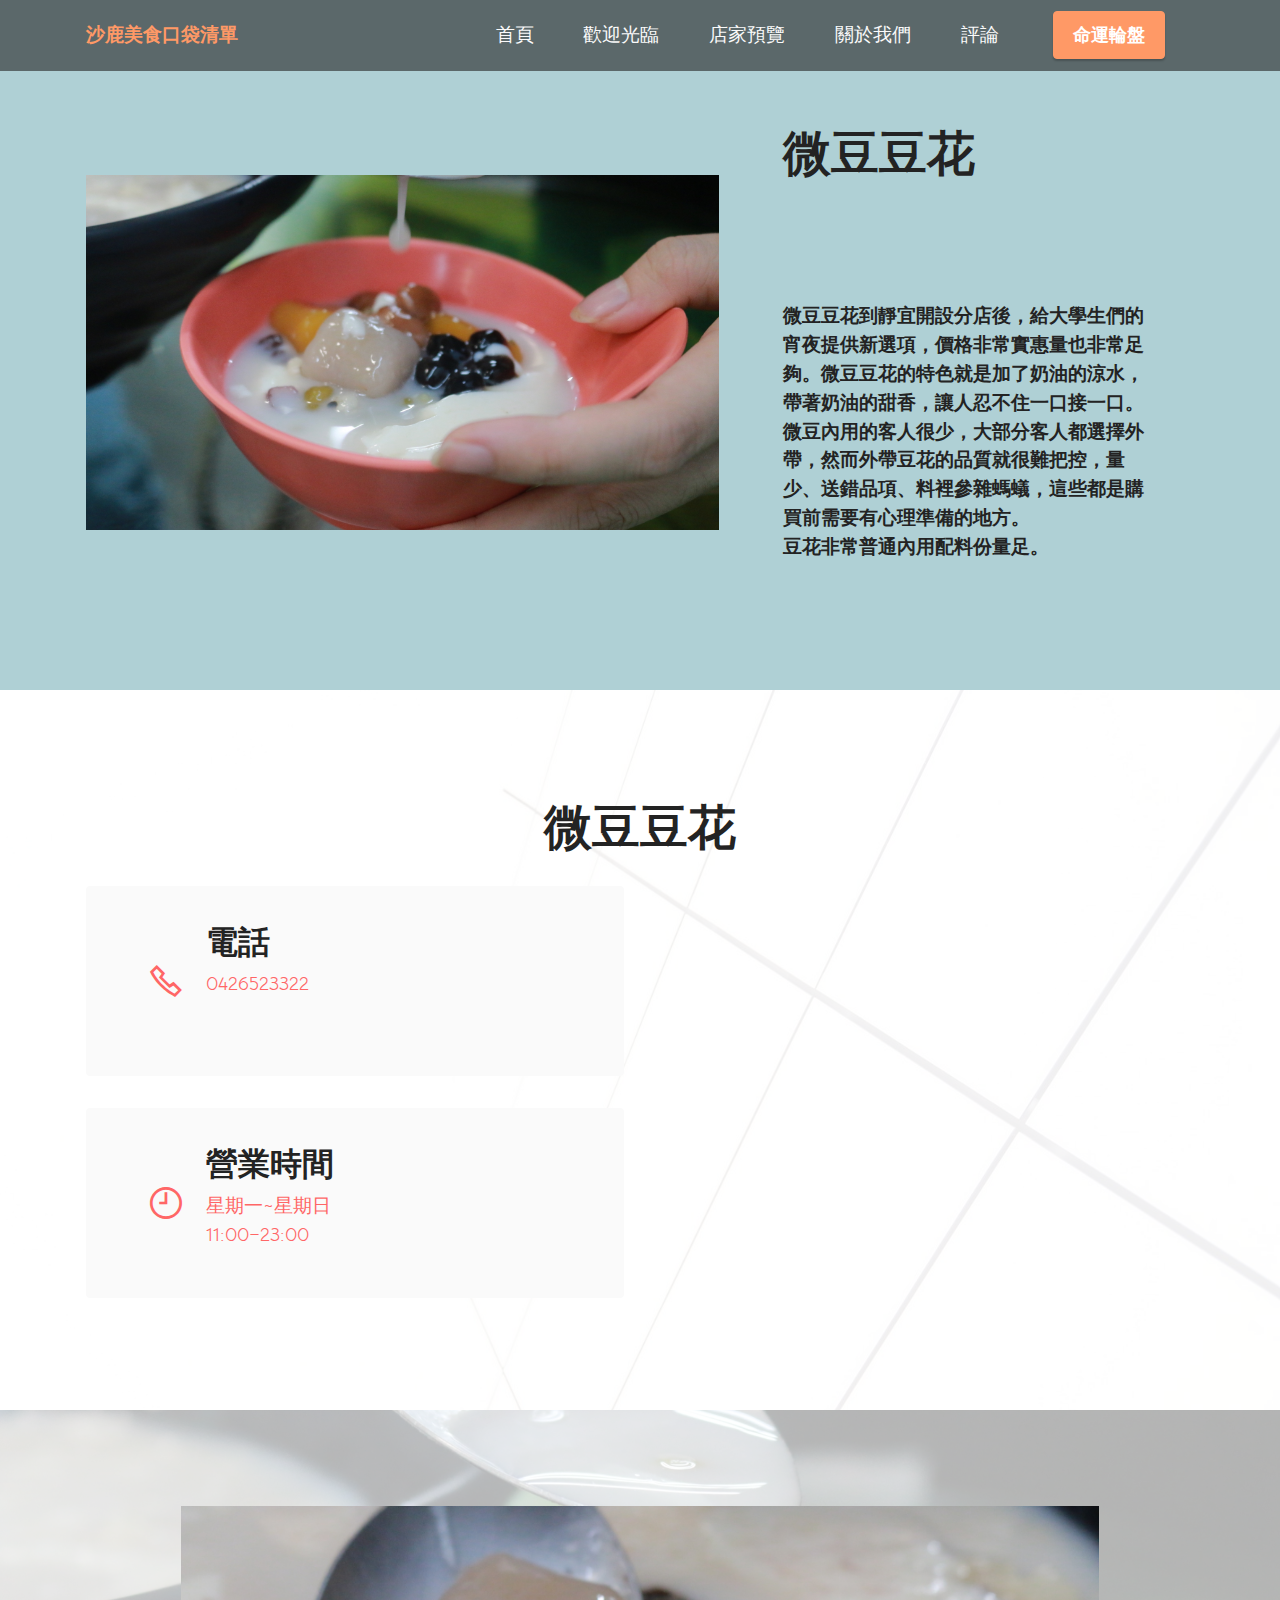
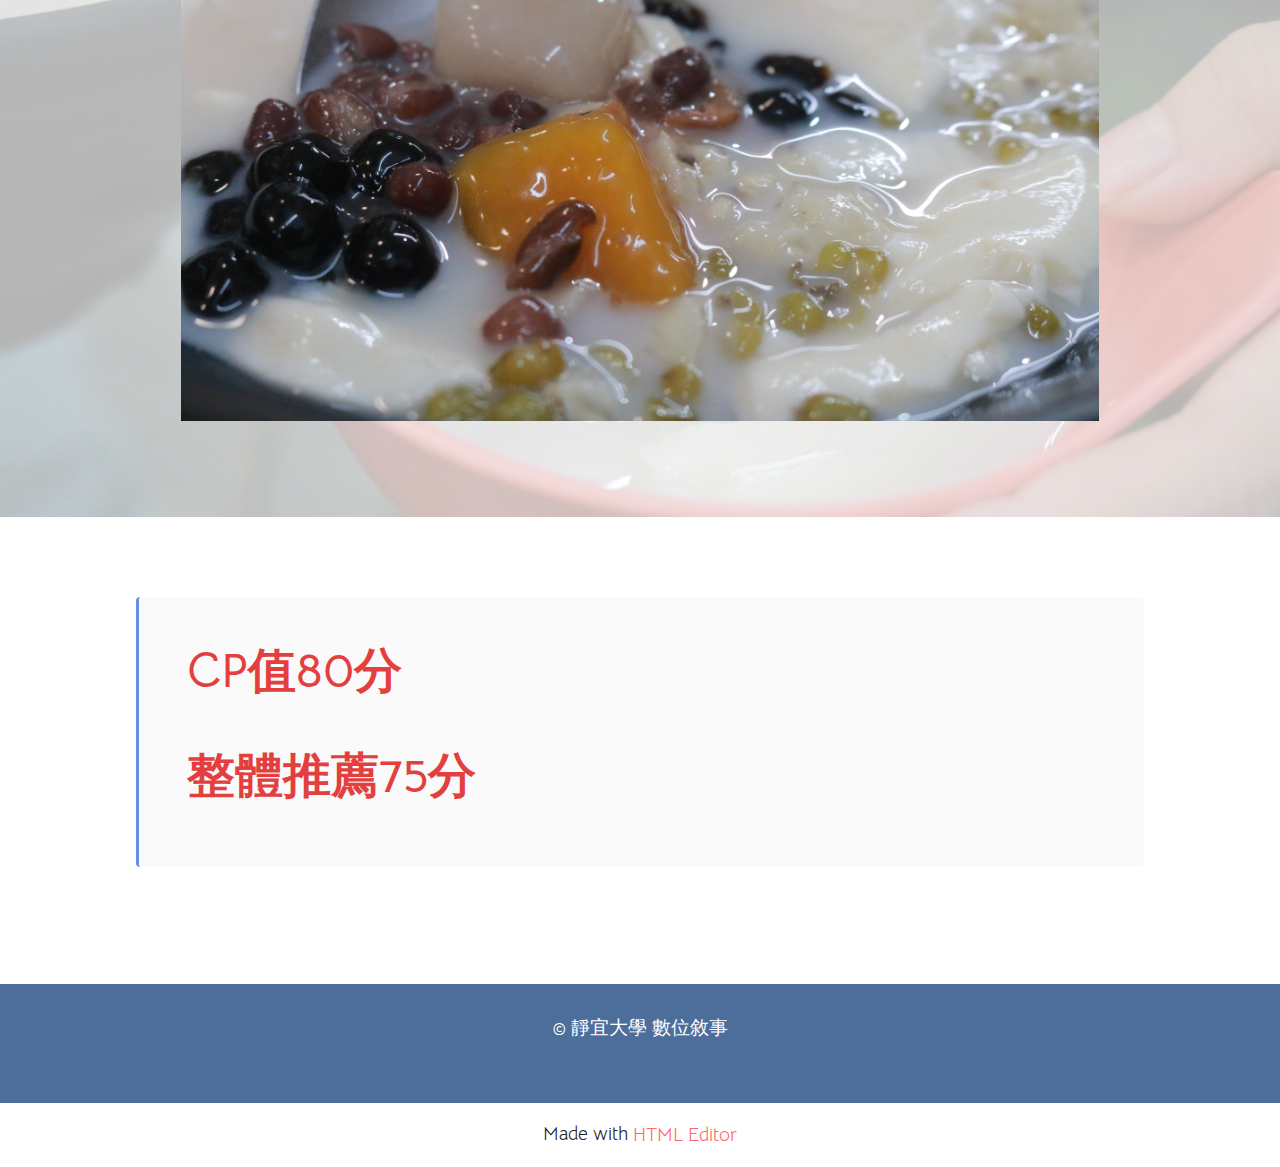
<file: 期末/page4.html>
<!DOCTYPE html>
<html  >
<head>
  <!-- Site made with Mobirise Website Builder v5.6.13, https://mobirise.com -->
  <meta charset="UTF-8">
  <meta http-equiv="X-UA-Compatible" content="IE=edge">
  <meta name="generator" content="Mobirise v5.6.13, mobirise.com">
  <meta name="twitter:card" content="summary_large_image"/>
  <meta name="twitter:image:src" content="">
  <meta property="og:image" content="">
  <meta name="twitter:title" content="微豆豆花">
  <meta name="viewport" content="width=device-width, initial-scale=1, minimum-scale=1">
  <link rel="shortcut icon" href="assets/images/logo.png" type="image/x-icon">
  <meta name="description" content="">
  
  
  <title>微豆豆花</title>
  <link rel="stylesheet" href="assets/web/assets/mobirise-icons2/mobirise2.css">
  <link rel="stylesheet" href="assets/bootstrap/css/bootstrap.min.css">
  <link rel="stylesheet" href="assets/bootstrap/css/bootstrap-grid.min.css">
  <link rel="stylesheet" href="assets/bootstrap/css/bootstrap-reboot.min.css">
  <link rel="stylesheet" href="assets/parallax/jarallax.css">
  <link rel="stylesheet" href="assets/dropdown/css/style.css">
  <link rel="stylesheet" href="assets/socicon/css/styles.css">
  <link rel="stylesheet" href="assets/theme/css/style.css">
  <link rel="preload" href="https://fonts.googleapis.com/css?family=Bellota+Text:300,300i,400,400i,700,700i&display=swap" as="style" onload="this.onload=null;this.rel='stylesheet'">
  <noscript><link rel="stylesheet" href="https://fonts.googleapis.com/css?family=Bellota+Text:300,300i,400,400i,700,700i&display=swap"></noscript>
  <link rel="preload" as="style" href="assets/mobirise/css/mbr-additional.css"><link rel="stylesheet" href="assets/mobirise/css/mbr-additional.css" type="text/css">
  
  
  
  
</head>
<body>
  
  <section data-bs-version="5.1" class="menu menu1 cid-tqXUyYcao4" once="menu" id="menu1-2h">
    

    <nav class="navbar navbar-dropdown navbar-expand-lg">
        <div class="container">
            <div class="navbar-brand">
                
                <span class="navbar-caption-wrap"><a class="navbar-caption text-danger text-primary display-7" href="index.html#header1-0">沙鹿美食口袋清單</a></span>
            </div>
            <button class="navbar-toggler" type="button" data-toggle="collapse" data-bs-toggle="collapse" data-target="#navbarSupportedContent" data-bs-target="#navbarSupportedContent" aria-controls="navbarNavAltMarkup" aria-expanded="false" aria-label="Toggle navigation">
                <div class="hamburger">
                    <span></span>
                    <span></span>
                    <span></span>
                    <span></span>
                </div>
            </button>
            <div class="collapse navbar-collapse" id="navbarSupportedContent">
                <ul class="navbar-nav nav-dropdown" data-app-modern-menu="true"><li class="nav-item"><a class="nav-link link text-white text-primary display-7" href="index.html#header1-0">首頁</a></li><li class="nav-item"><a class="nav-link link text-white text-primary display-7" href="index.html#info1-g">歡迎光臨</a></li>
                    <li class="nav-item"><a class="nav-link link text-white text-primary display-7" href="index.html#people5-h">店家預覽</a></li>
                    <li class="nav-item"><a class="nav-link link text-white text-primary display-7" href="index.html#gallery4-b">關於我們</a>
                    </li><li class="nav-item"><a class="nav-link link text-white text-primary display-7" href="index.html#form5-d">評論</a></li></ul>
                
                <div class="navbar-buttons mbr-section-btn"><a class="btn btn-danger display-4" href="https://tw.piliapp.com/random/wheel/">命運輪盤</a></div>
            </div>
        </div>
    </nav>
</section>

<section data-bs-version="5.1" class="image1 cid-tqXUyYL7Gs" id="image1-2i">
    

    
    

    <div class="container">
        <div class="row align-items-center">
            <div class="col-12 col-lg-7">
                <div class="image-wrapper">
                    <img src="assets/images/line-album-2022.12.24-221244.jpg" alt="Mobirise Website Builder">
                    
                </div>
            </div>
            <div class="col-12 col-lg">
                <div class="text-wrapper">
                    <h3 class="mbr-section-title mbr-fonts-style mb-3 display-2">
                        <strong>微豆豆花</strong><br><br><strong><br></strong></h3>
                    <p class="mbr-text mbr-fonts-style display-7"><strong>微豆豆花到靜宜開設分店後，給大學生們的宵夜提供新選項，價格非常實惠量也非常足夠。微豆豆花的特色就是加了奶油的涼水，帶著奶油的甜香，讓人忍不住一口接一口。微豆內用的客人很少，大部分客人都選擇外帶，然而外帶豆花的品質就很難把控，量少、送錯品項、料裡參雜螞蟻，這些都是購買前需要有心理準備的地方。
<br>豆花非常普通內用配料份量足。</strong><br></p>
                </div>
            </div>
        </div>
    </div>
</section>

<section data-bs-version="5.1" class="contacts3 map1 cid-tqXUyZbktV" id="contacts3-2j">

    

    
    <div class="mbr-overlay" style="opacity: 0.8; background-color: rgb(255, 255, 255);"></div>
    <div class="container">
        <div class="mbr-section-head">
            <h3 class="mbr-section-title mbr-fonts-style align-center mb-0 display-2"><strong>微豆豆花</strong></h3>
            
        </div>
        <div class="row justify-content-center mt-4">
            <div class="card col-12 col-md-6">
                <div class="card-wrapper">
                    <div class="image-wrapper">
                        <span class="mbr-iconfont mobi-mbri-phone mobi-mbri"></span>
                    </div>
                    <div class="text-wrapper">
                        <h6 class="card-title mbr-fonts-style mb-1 display-5"><strong>電話</strong></h6>
                        <p class="mbr-text mbr-fonts-style display-7">0426523322</p>
                    </div>
                </div>
                <div class="card-wrapper">
                    <div class="image-wrapper">
                        <span class="mbr-iconfont mobi-mbri-clock mobi-mbri"></span>
                    </div>
                    <div class="text-wrapper">
                        <h6 class="card-title mbr-fonts-style mb-1 display-5"><strong>營業時間</strong><strong><br></strong></h6>
                        <p class="mbr-text mbr-fonts-style display-7">星期一~星期日
<br>11:00–23:00<br><br></p>
                    </div>
                </div>
            </div>
            <div class="map-wrapper col-12 col-md-6">
                <div class="google-map"><iframe frameborder="0" style="border:0" src="https://www.google.com/maps/embed/v1/place?key=AIzaSyDk89J4FSunMF33ruMVWJaJht_Ro0kvoXs&amp;q=433台中市沙鹿區英才路10號" allowfullscreen=""></iframe></div>
            </div>
        </div>
    </div>
</section>

<section data-bs-version="5.1" class="image3 cid-tqXUyZHc26" id="image3-2k">
    

    
    <div class="mbr-overlay" style="opacity: 0.7; background-color: rgb(255, 255, 255);">
    </div>

    <div class="container">
        <div class="row justify-content-center">
            <div class="col-12 col-lg-10">
                <div class="image-wrapper">
                    <img src="assets/images/line-album-2022.12.24-221241.jpg" alt="Mobirise Website Builder">
                    
                </div>
            </div>
        </div>
    </div>
</section>

<section data-bs-version="5.1" class="content7 cid-tqXUz02DOh" id="content7-2l">
    
    <div class="container-fluid">
        <div class="row justify-content-center">
            <div class="col-12 col-md-10">
                <blockquote>
                
                <p class="mbr-text mbr-fonts-style display-2"><strong>CP值80分
<br>
<br>整體推薦75分</strong></p></blockquote>
            </div>
        </div>
    </div>
</section>

<section data-bs-version="5.1" class="footer7 cid-tqXUz0hcQL" once="footers" id="footer7-2m">

    

    

    <div class="container">
        <div class="media-container-row align-center mbr-white">
            <div class="col-12">
                <p class="mbr-text mb-0 mbr-fonts-style display-7">
                    © 靜宜大學 數位敘事</p>
            </div>
        </div>
    </div>
</section><section class="display-7" style="padding: 0;align-items: center;justify-content: center;flex-wrap: wrap;    align-content: center;display: flex;position: relative;height: 4rem;"><a href="https://mobiri.se/2867959" style="flex: 1 1;height: 4rem;position: absolute;width: 100%;z-index: 1;"><img alt="" style="height: 4rem;" src="[data-uri]"></a><p style="margin: 0;text-align: center;" class="display-7">Made with &#8204;</p><a style="z-index:1" href="https://mobirise.com/html-editor.html">HTML Editor</a></section><script src="assets/bootstrap/js/bootstrap.bundle.min.js"></script>  <script src="assets/parallax/jarallax.js"></script>  <script src="assets/smoothscroll/smooth-scroll.js"></script>  <script src="assets/ytplayer/index.js"></script>  <script src="assets/dropdown/js/navbar-dropdown.js"></script>  <script src="assets/theme/js/script.js"></script>  
  
  
</body>
</html>
</file>
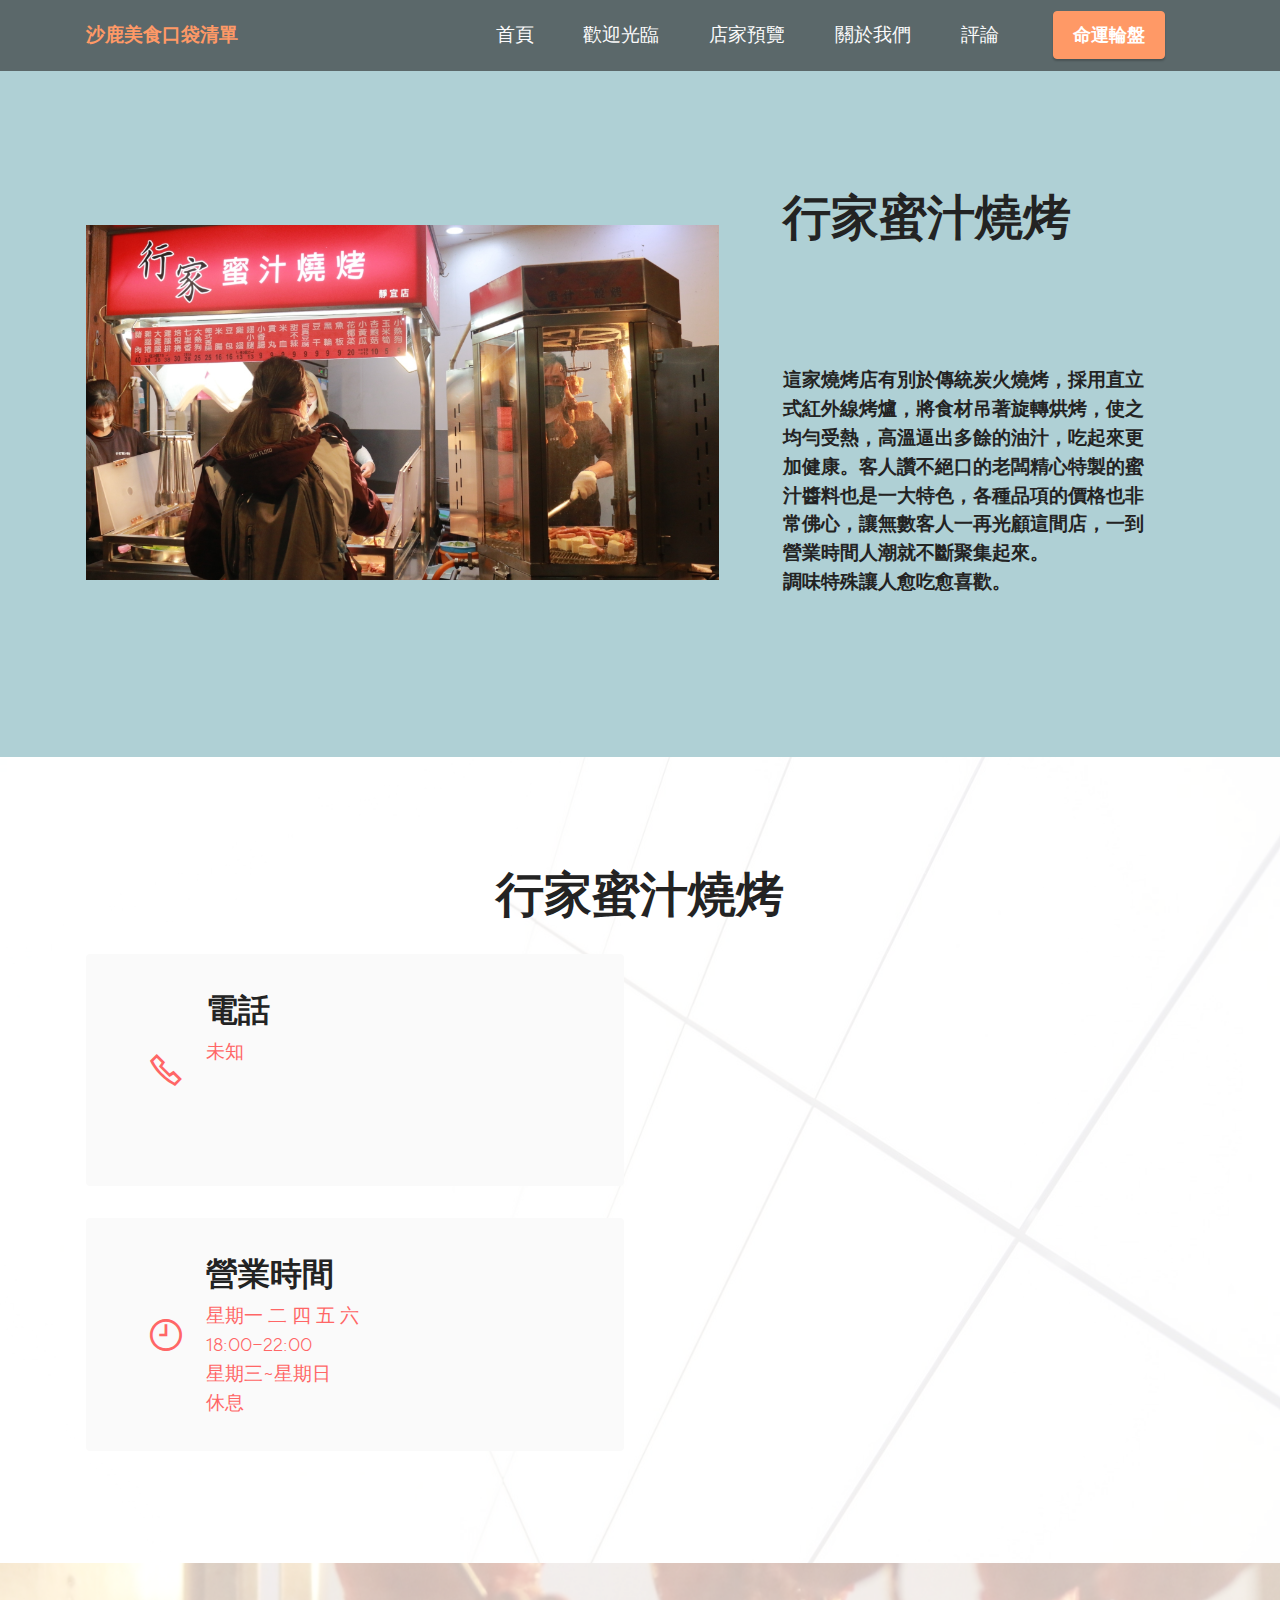
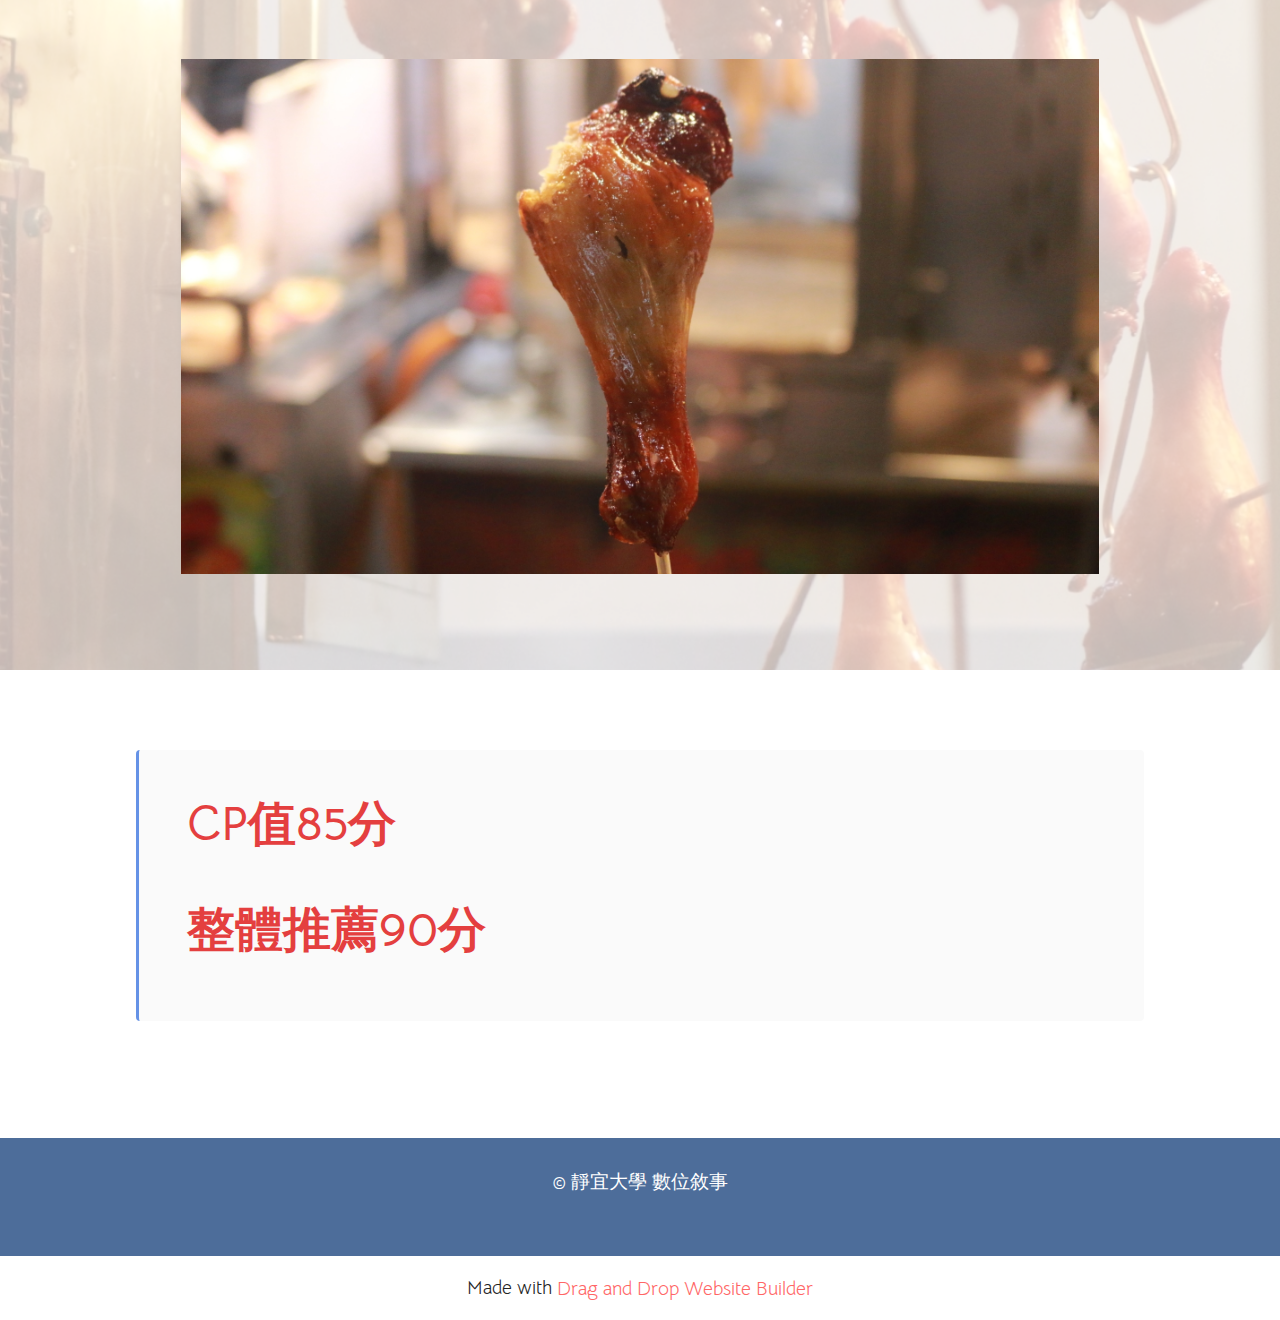
<file: 期末/page5.html>
<!DOCTYPE html>
<html  >
<head>
  <!-- Site made with Mobirise Website Builder v5.6.13, https://mobirise.com -->
  <meta charset="UTF-8">
  <meta http-equiv="X-UA-Compatible" content="IE=edge">
  <meta name="generator" content="Mobirise v5.6.13, mobirise.com">
  <meta name="twitter:card" content="summary_large_image"/>
  <meta name="twitter:image:src" content="">
  <meta property="og:image" content="">
  <meta name="twitter:title" content="行家蜜汁燒烤">
  <meta name="viewport" content="width=device-width, initial-scale=1, minimum-scale=1">
  <link rel="shortcut icon" href="assets/images/logo.png" type="image/x-icon">
  <meta name="description" content="">
  
  
  <title>行家蜜汁燒烤</title>
  <link rel="stylesheet" href="assets/web/assets/mobirise-icons2/mobirise2.css">
  <link rel="stylesheet" href="assets/bootstrap/css/bootstrap.min.css">
  <link rel="stylesheet" href="assets/bootstrap/css/bootstrap-grid.min.css">
  <link rel="stylesheet" href="assets/bootstrap/css/bootstrap-reboot.min.css">
  <link rel="stylesheet" href="assets/parallax/jarallax.css">
  <link rel="stylesheet" href="assets/dropdown/css/style.css">
  <link rel="stylesheet" href="assets/socicon/css/styles.css">
  <link rel="stylesheet" href="assets/theme/css/style.css">
  <link rel="preload" href="https://fonts.googleapis.com/css?family=Bellota+Text:300,300i,400,400i,700,700i&display=swap" as="style" onload="this.onload=null;this.rel='stylesheet'">
  <noscript><link rel="stylesheet" href="https://fonts.googleapis.com/css?family=Bellota+Text:300,300i,400,400i,700,700i&display=swap"></noscript>
  <link rel="preload" as="style" href="assets/mobirise/css/mbr-additional.css"><link rel="stylesheet" href="assets/mobirise/css/mbr-additional.css" type="text/css">
  
  
  
  
</head>
<body>
  
  <section data-bs-version="5.1" class="menu menu1 cid-tqXXmsjHpO" once="menu" id="menu1-2n">
    

    <nav class="navbar navbar-dropdown navbar-expand-lg">
        <div class="container">
            <div class="navbar-brand">
                
                <span class="navbar-caption-wrap"><a class="navbar-caption text-danger text-primary display-7" href="index.html#header1-0">沙鹿美食口袋清單</a></span>
            </div>
            <button class="navbar-toggler" type="button" data-toggle="collapse" data-bs-toggle="collapse" data-target="#navbarSupportedContent" data-bs-target="#navbarSupportedContent" aria-controls="navbarNavAltMarkup" aria-expanded="false" aria-label="Toggle navigation">
                <div class="hamburger">
                    <span></span>
                    <span></span>
                    <span></span>
                    <span></span>
                </div>
            </button>
            <div class="collapse navbar-collapse" id="navbarSupportedContent">
                <ul class="navbar-nav nav-dropdown" data-app-modern-menu="true"><li class="nav-item"><a class="nav-link link text-white text-primary display-7" href="index.html#header1-0">首頁</a></li><li class="nav-item"><a class="nav-link link text-white text-primary display-7" href="index.html#info1-g">歡迎光臨</a></li>
                    <li class="nav-item"><a class="nav-link link text-white text-primary display-7" href="index.html#people5-h">店家預覽</a></li>
                    <li class="nav-item"><a class="nav-link link text-white text-primary display-7" href="index.html#gallery4-b">關於我們</a>
                    </li><li class="nav-item"><a class="nav-link link text-white text-primary display-7" href="index.html#form5-d">評論</a></li></ul>
                
                <div class="navbar-buttons mbr-section-btn"><a class="btn btn-danger display-4" href="https://tw.piliapp.com/random/wheel/">命運輪盤</a></div>
            </div>
        </div>
    </nav>
</section>

<section data-bs-version="5.1" class="image1 cid-tqXXmsMBwK" id="image1-2o">
    

    
    

    <div class="container">
        <div class="row align-items-center">
            <div class="col-12 col-lg-7">
                <div class="image-wrapper">
                    <img src="assets/images/line-album-2022.12.24-221246.jpg" alt="Mobirise Website Builder">
                    
                </div>
            </div>
            <div class="col-12 col-lg">
                <div class="text-wrapper">
                    <h3 class="mbr-section-title mbr-fonts-style mb-3 display-2">
                        <strong>行家蜜汁燒烤</strong><br><br><strong><br></strong></h3>
                    <p class="mbr-text mbr-fonts-style display-7"><strong>這家燒烤店有別於傳統炭火燒烤，採用直立式紅外線烤爐，將食材吊著旋轉烘烤，使之均勻受熱，高溫逼出多餘的油汁，吃起來更加健康。客人讚不絕口的老闆精心特製的蜜汁醬料也是一大特色，各種品項的價格也非常佛心，讓無數客人一再光顧這間店，一到營業時間人潮就不斷聚集起來。
<br>調味特殊讓人愈吃愈喜歡。</strong><br></p>
                </div>
            </div>
        </div>
    </div>
</section>

<section data-bs-version="5.1" class="contacts3 map1 cid-tqXXmtdyyl" id="contacts3-2p">

    

    
    <div class="mbr-overlay" style="opacity: 0.8; background-color: rgb(255, 255, 255);"></div>
    <div class="container">
        <div class="mbr-section-head">
            <h3 class="mbr-section-title mbr-fonts-style align-center mb-0 display-2"><strong>行家蜜汁燒烤</strong></h3>
            
        </div>
        <div class="row justify-content-center mt-4">
            <div class="card col-12 col-md-6">
                <div class="card-wrapper">
                    <div class="image-wrapper">
                        <span class="mbr-iconfont mobi-mbri-phone mobi-mbri"></span>
                    </div>
                    <div class="text-wrapper">
                        <h6 class="card-title mbr-fonts-style mb-1 display-5"><strong>電話</strong></h6>
                        <p class="mbr-text mbr-fonts-style display-7">未知</p>
                    </div>
                </div>
                <div class="card-wrapper">
                    <div class="image-wrapper">
                        <span class="mbr-iconfont mobi-mbri-clock mobi-mbri"></span>
                    </div>
                    <div class="text-wrapper">
                        <h6 class="card-title mbr-fonts-style mb-1 display-5"><strong>營業時間</strong><strong><br></strong></h6>
                        <p class="mbr-text mbr-fonts-style display-7">星期一 二 四 五 六<br>18:00–22:00<br>星期三~星期日
<br>休息
<br><br><br></p>
                    </div>
                </div>
            </div>
            <div class="map-wrapper col-12 col-md-6">
                <div class="google-map"><iframe frameborder="0" style="border:0" src="https://www.google.com/maps/embed/v1/place?key=AIzaSyCZI5F_k6S1k46ujh0SNrapM89f7mJxd30&amp;q=433台中市沙鹿區北英路138號" allowfullscreen=""></iframe></div>
            </div>
        </div>
    </div>
</section>

<section data-bs-version="5.1" class="image3 cid-tqXXmtJaOX" id="image3-2q">
    

    
    <div class="mbr-overlay" style="opacity: 0.7; background-color: rgb(255, 255, 255);">
    </div>

    <div class="container">
        <div class="row justify-content-center">
            <div class="col-12 col-lg-10">
                <div class="image-wrapper">
                    <img src="assets/images/line-album-2022.12.24-221247.jpg" alt="Mobirise Website Builder">
                    
                </div>
            </div>
        </div>
    </div>
</section>

<section data-bs-version="5.1" class="content7 cid-tqXXmu1qcQ" id="content7-2r">
    
    <div class="container-fluid">
        <div class="row justify-content-center">
            <div class="col-12 col-md-10">
                <blockquote>
                
                <p class="mbr-text mbr-fonts-style display-2"><strong>CP值85分
<br>
<br>整體推薦90分</strong></p></blockquote>
            </div>
        </div>
    </div>
</section>

<section data-bs-version="5.1" class="footer7 cid-tqXXmujJ6V" once="footers" id="footer7-2s">

    

    

    <div class="container">
        <div class="media-container-row align-center mbr-white">
            <div class="col-12">
                <p class="mbr-text mb-0 mbr-fonts-style display-7">
                    © 靜宜大學 數位敘事</p>
            </div>
        </div>
    </div>
</section><section class="display-7" style="padding: 0;align-items: center;justify-content: center;flex-wrap: wrap;    align-content: center;display: flex;position: relative;height: 4rem;"><a href="https://mobiri.se/2867959" style="flex: 1 1;height: 4rem;position: absolute;width: 100%;z-index: 1;"><img alt="" style="height: 4rem;" src="[data-uri]"></a><p style="margin: 0;text-align: center;" class="display-7">Made with &#8204;</p><a style="z-index:1" href="https://mobirise.com/drag-drop-website-builder.html">Drag and Drop Website Builder</a></section><script src="assets/bootstrap/js/bootstrap.bundle.min.js"></script>  <script src="assets/parallax/jarallax.js"></script>  <script src="assets/smoothscroll/smooth-scroll.js"></script>  <script src="assets/ytplayer/index.js"></script>  <script src="assets/dropdown/js/navbar-dropdown.js"></script>  <script src="assets/theme/js/script.js"></script>  
  
  
</body>
</html>
</file>
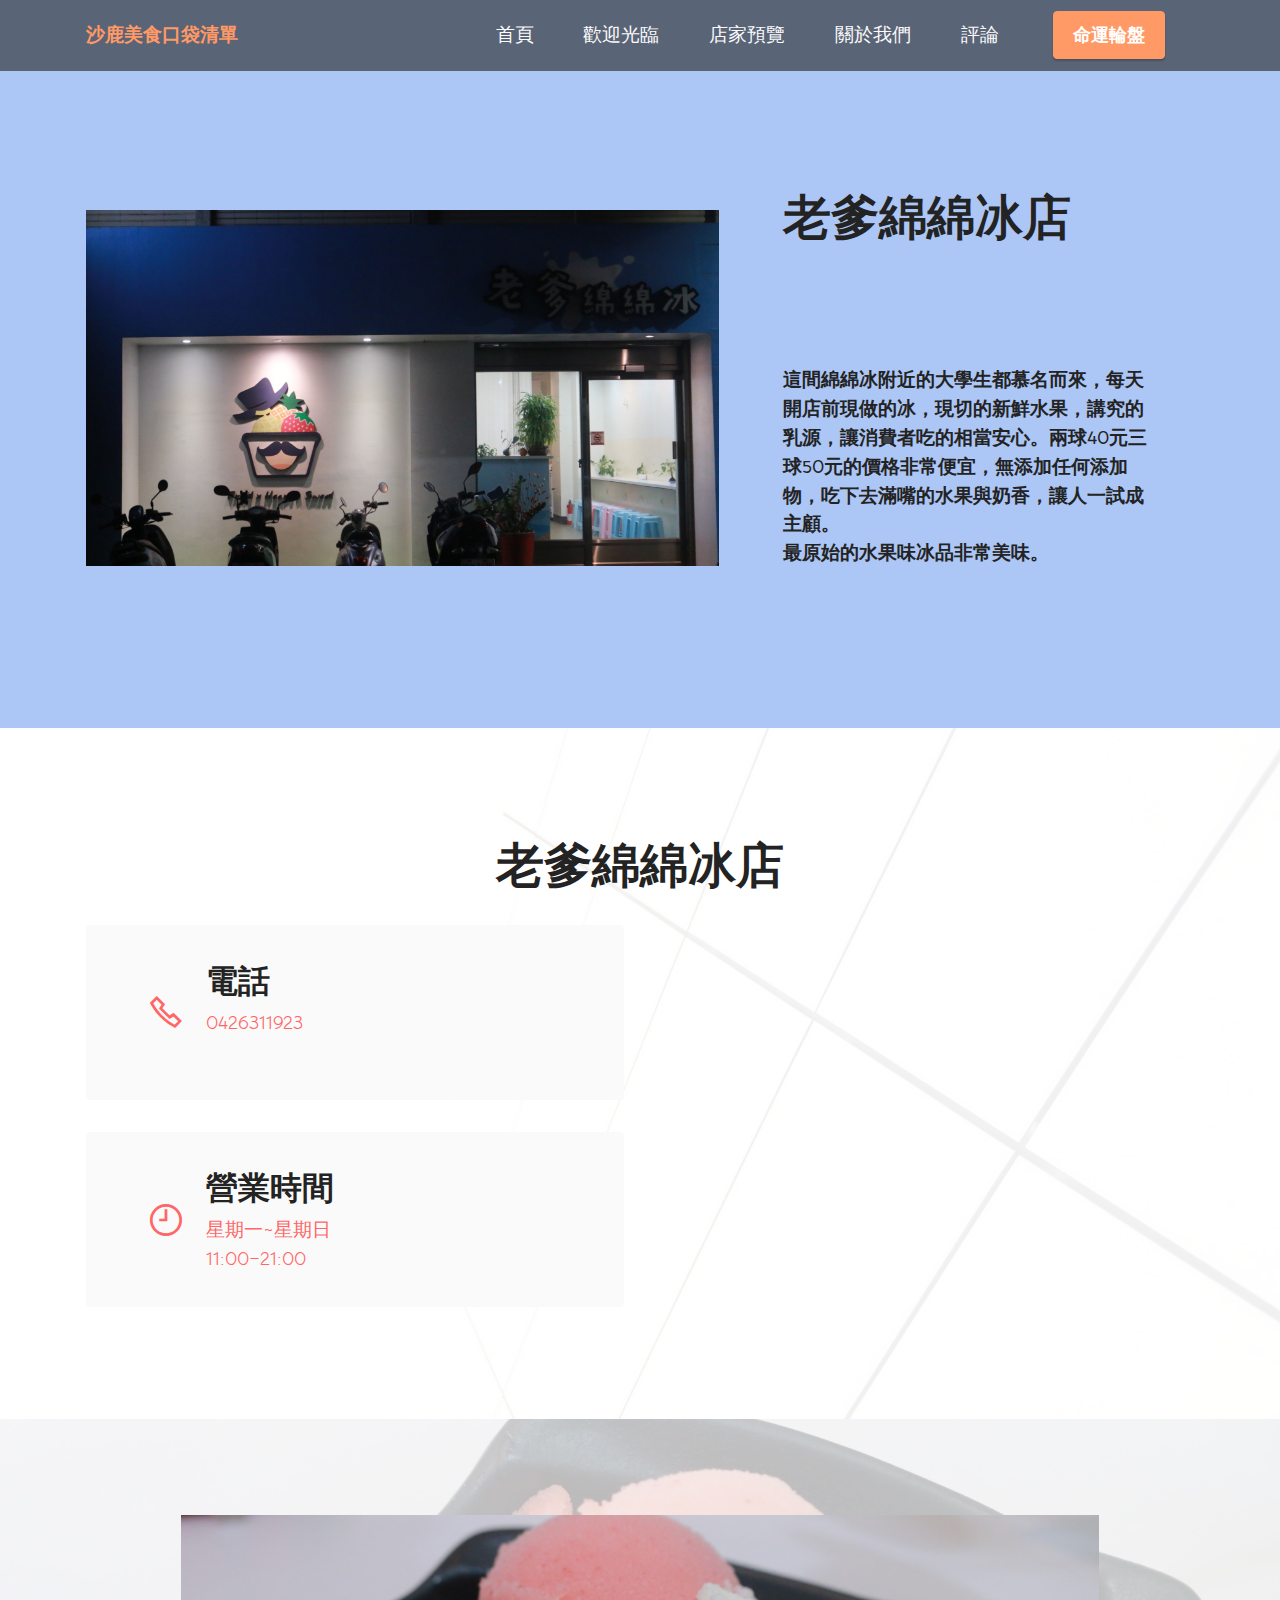
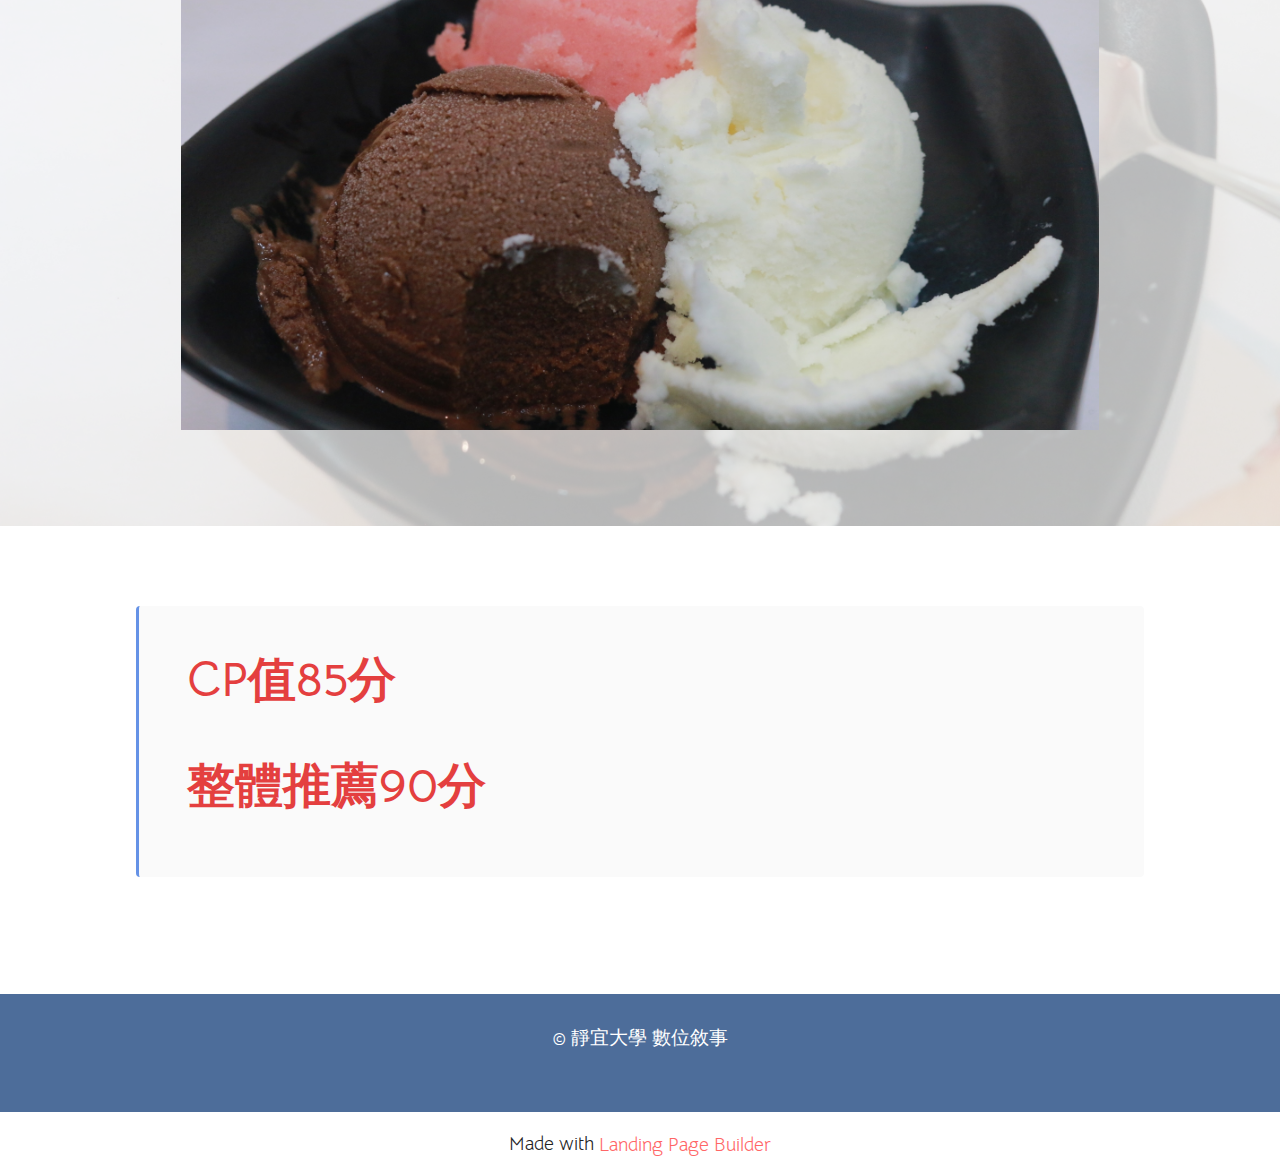
<file: 期末/page6.html>
<!DOCTYPE html>
<html  >
<head>
  <!-- Site made with Mobirise Website Builder v5.6.13, https://mobirise.com -->
  <meta charset="UTF-8">
  <meta http-equiv="X-UA-Compatible" content="IE=edge">
  <meta name="generator" content="Mobirise v5.6.13, mobirise.com">
  <meta name="twitter:card" content="summary_large_image"/>
  <meta name="twitter:image:src" content="">
  <meta property="og:image" content="">
  <meta name="twitter:title" content="老爹綿綿冰店">
  <meta name="viewport" content="width=device-width, initial-scale=1, minimum-scale=1">
  <link rel="shortcut icon" href="assets/images/logo.png" type="image/x-icon">
  <meta name="description" content="">
  
  
  <title>老爹綿綿冰店</title>
  <link rel="stylesheet" href="assets/web/assets/mobirise-icons2/mobirise2.css">
  <link rel="stylesheet" href="assets/bootstrap/css/bootstrap.min.css">
  <link rel="stylesheet" href="assets/bootstrap/css/bootstrap-grid.min.css">
  <link rel="stylesheet" href="assets/bootstrap/css/bootstrap-reboot.min.css">
  <link rel="stylesheet" href="assets/parallax/jarallax.css">
  <link rel="stylesheet" href="assets/dropdown/css/style.css">
  <link rel="stylesheet" href="assets/socicon/css/styles.css">
  <link rel="stylesheet" href="assets/theme/css/style.css">
  <link rel="preload" href="https://fonts.googleapis.com/css?family=Bellota+Text:300,300i,400,400i,700,700i&display=swap" as="style" onload="this.onload=null;this.rel='stylesheet'">
  <noscript><link rel="stylesheet" href="https://fonts.googleapis.com/css?family=Bellota+Text:300,300i,400,400i,700,700i&display=swap"></noscript>
  <link rel="preload" as="style" href="assets/mobirise/css/mbr-additional.css"><link rel="stylesheet" href="assets/mobirise/css/mbr-additional.css" type="text/css">
  
  
  
  
</head>
<body>
  
  <section data-bs-version="5.1" class="menu menu1 cid-tqXZ1L0UyJ" once="menu" id="menu1-2t">
    

    <nav class="navbar navbar-dropdown navbar-expand-lg">
        <div class="container">
            <div class="navbar-brand">
                
                <span class="navbar-caption-wrap"><a class="navbar-caption text-danger text-primary display-7" href="index.html#header1-0">沙鹿美食口袋清單</a></span>
            </div>
            <button class="navbar-toggler" type="button" data-toggle="collapse" data-bs-toggle="collapse" data-target="#navbarSupportedContent" data-bs-target="#navbarSupportedContent" aria-controls="navbarNavAltMarkup" aria-expanded="false" aria-label="Toggle navigation">
                <div class="hamburger">
                    <span></span>
                    <span></span>
                    <span></span>
                    <span></span>
                </div>
            </button>
            <div class="collapse navbar-collapse" id="navbarSupportedContent">
                <ul class="navbar-nav nav-dropdown" data-app-modern-menu="true"><li class="nav-item"><a class="nav-link link text-white text-primary display-7" href="index.html#header1-0">首頁</a></li><li class="nav-item"><a class="nav-link link text-white text-primary display-7" href="index.html#info1-g">歡迎光臨</a></li>
                    <li class="nav-item"><a class="nav-link link text-white text-primary display-7" href="index.html#people5-h">店家預覽</a></li>
                    <li class="nav-item"><a class="nav-link link text-white text-primary display-7" href="index.html#gallery4-b">關於我們</a>
                    </li><li class="nav-item"><a class="nav-link link text-white text-primary display-7" href="index.html#form5-d">評論</a></li></ul>
                
                <div class="navbar-buttons mbr-section-btn"><a class="btn btn-danger display-4" href="https://tw.piliapp.com/random/wheel/">命運輪盤</a></div>
            </div>
        </div>
    </nav>
</section>

<section data-bs-version="5.1" class="image1 cid-tqXZ1LFa6l" id="image1-2u">
    

    
    

    <div class="container">
        <div class="row align-items-center">
            <div class="col-12 col-lg-7">
                <div class="image-wrapper">
                    <img src="assets/images/line-album-2022.12.24-221225.jpg" alt="Mobirise Website Builder">
                    
                </div>
            </div>
            <div class="col-12 col-lg">
                <div class="text-wrapper">
                    <h3 class="mbr-section-title mbr-fonts-style mb-3 display-2">
                        <strong>老爹綿綿冰店</strong><br><br><strong><br></strong></h3>
                    <p class="mbr-text mbr-fonts-style display-7"><strong>這間綿綿冰附近的大學生都慕名而來，每天開店前現做的冰，現切的新鮮水果，講究的乳源，讓消費者吃的相當安心。兩球40元三球50元的價格非常便宜，無添加任何添加物，吃下去滿嘴的水果與奶香，讓人一試成主顧。
<br>最原始的水果味冰品非常美味。</strong><br></p>
                </div>
            </div>
        </div>
    </div>
</section>

<section data-bs-version="5.1" class="contacts3 map1 cid-tqXZ1M8Kkz" id="contacts3-2v">

    

    
    <div class="mbr-overlay" style="opacity: 0.8; background-color: rgb(255, 255, 255);"></div>
    <div class="container">
        <div class="mbr-section-head">
            <h3 class="mbr-section-title mbr-fonts-style align-center mb-0 display-2"><strong>老爹綿綿冰店</strong></h3>
            
        </div>
        <div class="row justify-content-center mt-4">
            <div class="card col-12 col-md-6">
                <div class="card-wrapper">
                    <div class="image-wrapper">
                        <span class="mbr-iconfont mobi-mbri-phone mobi-mbri"></span>
                    </div>
                    <div class="text-wrapper">
                        <h6 class="card-title mbr-fonts-style mb-1 display-5"><strong>電話</strong></h6>
                        <p class="mbr-text mbr-fonts-style display-7">0426311923</p>
                    </div>
                </div>
                <div class="card-wrapper">
                    <div class="image-wrapper">
                        <span class="mbr-iconfont mobi-mbri-clock mobi-mbri"></span>
                    </div>
                    <div class="text-wrapper">
                        <h6 class="card-title mbr-fonts-style mb-1 display-5"><strong>營業時間</strong><strong><br></strong></h6>
                        <p class="mbr-text mbr-fonts-style display-7">星期一~星期日
<br>11:00–21:00<br></p>
                    </div>
                </div>
            </div>
            <div class="map-wrapper col-12 col-md-6">
                <div class="google-map"><iframe frameborder="0" style="border:0" src="https://www.google.com/maps/embed/v1/place?key=AIzaSyCZI5F_k6S1k46ujh0SNrapM89f7mJxd30&amp;q=433台中市沙鹿區北勢東路667之1號" allowfullscreen=""></iframe></div>
            </div>
        </div>
    </div>
</section>

<section data-bs-version="5.1" class="image3 cid-tqXZ1MHbsT" id="image3-2w">
    

    
    <div class="mbr-overlay" style="opacity: 0.7; background-color: rgb(255, 255, 255);">
    </div>

    <div class="container">
        <div class="row justify-content-center">
            <div class="col-12 col-lg-10">
                <div class="image-wrapper">
                    <img src="assets/images/line-album-2022.12.24-221250.jpg" alt="Mobirise Website Builder">
                    
                </div>
            </div>
        </div>
    </div>
</section>

<section data-bs-version="5.1" class="content7 cid-tqXZ1N15v6" id="content7-2x">
    
    <div class="container-fluid">
        <div class="row justify-content-center">
            <div class="col-12 col-md-10">
                <blockquote>
                
                <p class="mbr-text mbr-fonts-style display-2"><strong>CP值85分
<br>
<br>整體推薦90分</strong></p></blockquote>
            </div>
        </div>
    </div>
</section>

<section data-bs-version="5.1" class="footer7 cid-tqXZ1NgPUH" once="footers" id="footer7-2y">

    

    

    <div class="container">
        <div class="media-container-row align-center mbr-white">
            <div class="col-12">
                <p class="mbr-text mb-0 mbr-fonts-style display-7">
                    © 靜宜大學 數位敘事</p>
            </div>
        </div>
    </div>
</section><section class="display-7" style="padding: 0;align-items: center;justify-content: center;flex-wrap: wrap;    align-content: center;display: flex;position: relative;height: 4rem;"><a href="https://mobiri.se/2867959" style="flex: 1 1;height: 4rem;position: absolute;width: 100%;z-index: 1;"><img alt="" style="height: 4rem;" src="[data-uri]"></a><p style="margin: 0;text-align: center;" class="display-7">Made with &#8204;</p><a style="z-index:1" href="https://mobirise.com/builder/landing-page-builder.html">Landing Page Builder</a></section><script src="assets/bootstrap/js/bootstrap.bundle.min.js"></script>  <script src="assets/parallax/jarallax.js"></script>  <script src="assets/smoothscroll/smooth-scroll.js"></script>  <script src="assets/ytplayer/index.js"></script>  <script src="assets/dropdown/js/navbar-dropdown.js"></script>  <script src="assets/theme/js/script.js"></script>  
  
  
</body>
</html>
</file>
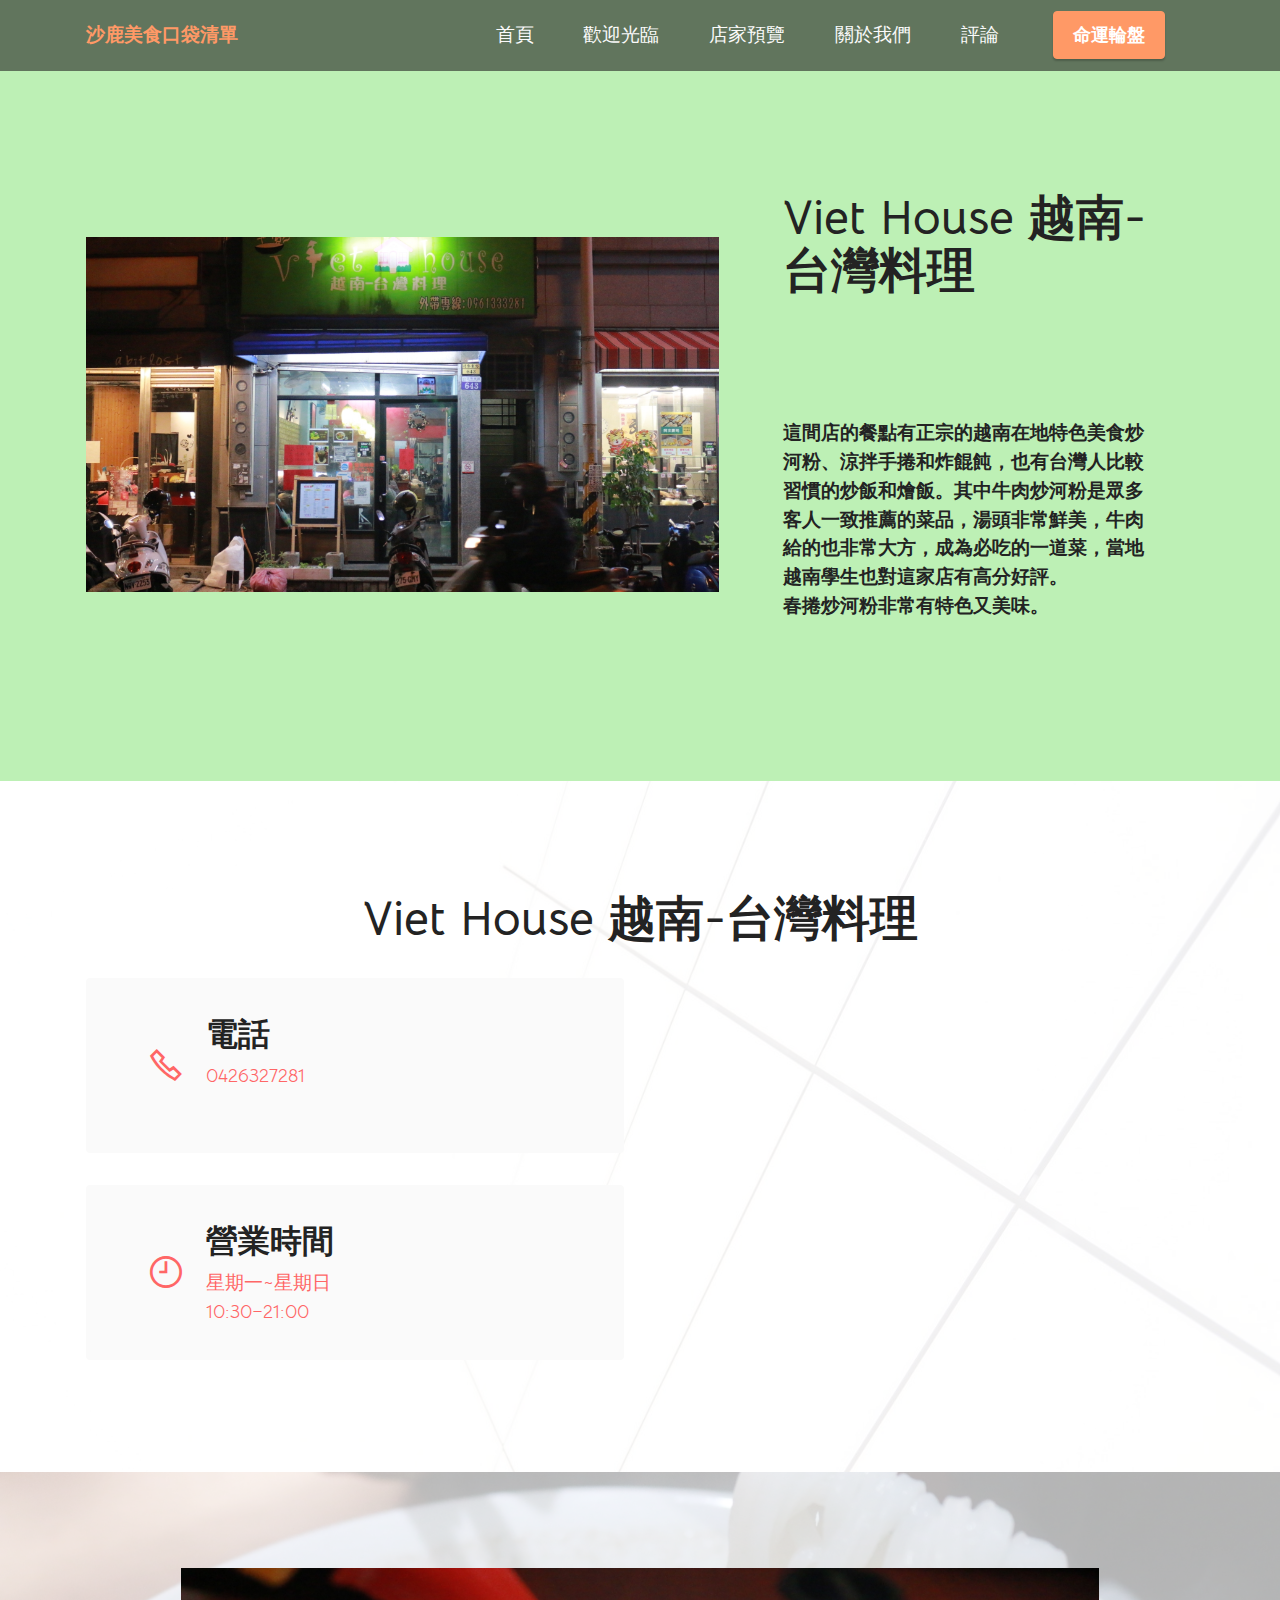
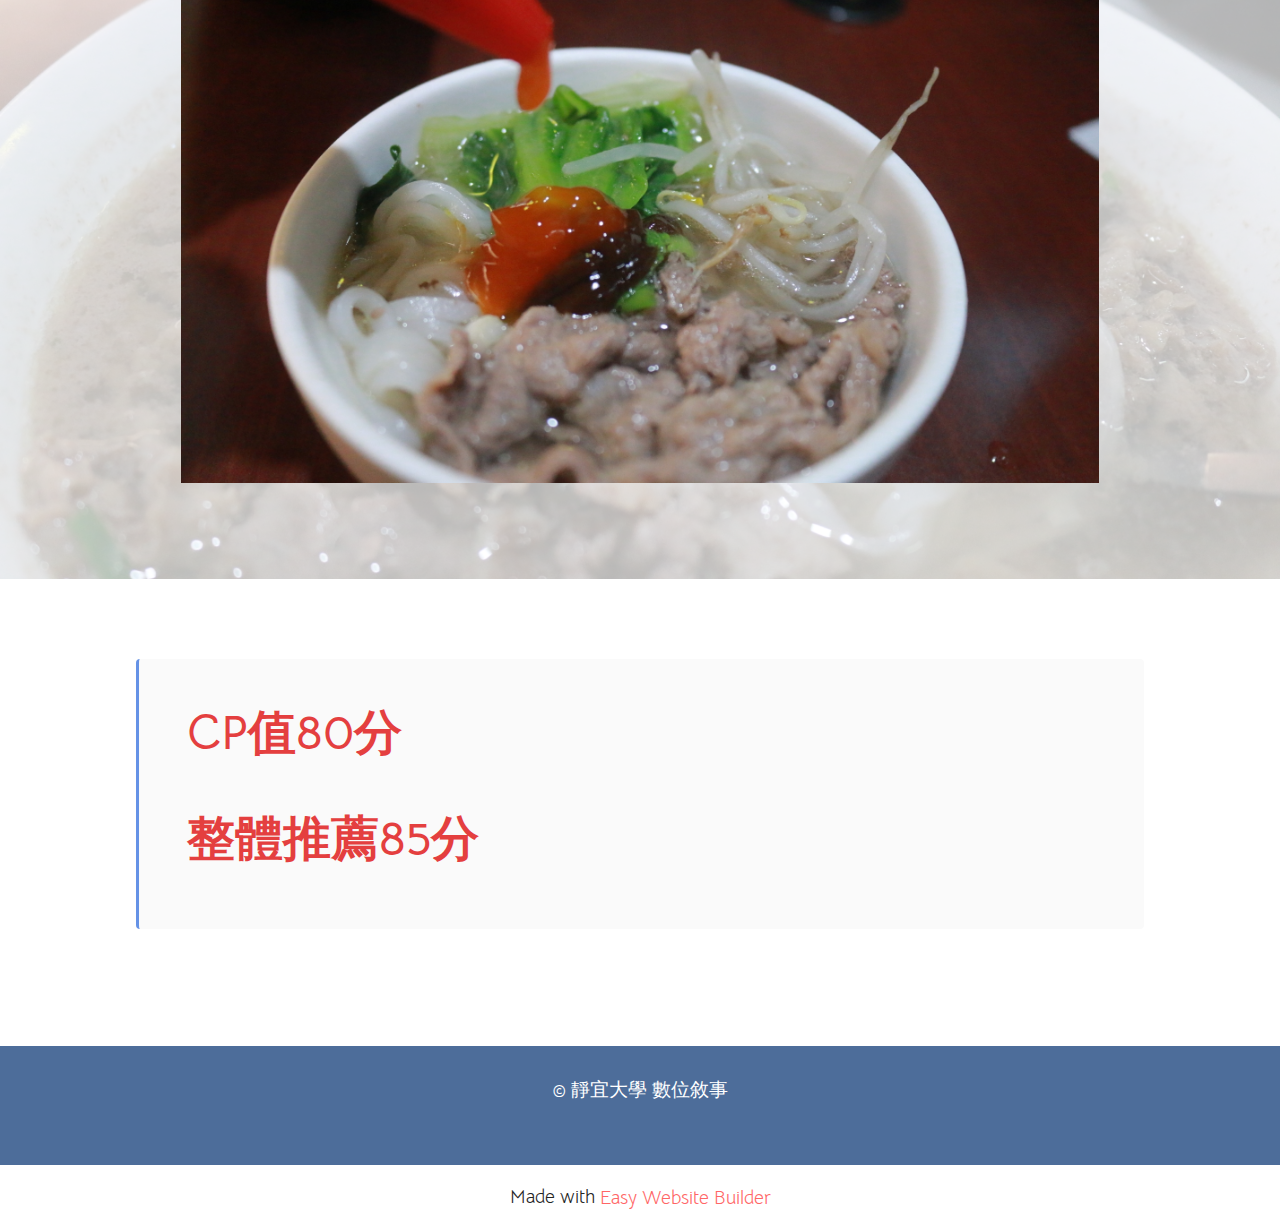
<file: 期末/page7.html>
<!DOCTYPE html>
<html  >
<head>
  <!-- Site made with Mobirise Website Builder v5.6.13, https://mobirise.com -->
  <meta charset="UTF-8">
  <meta http-equiv="X-UA-Compatible" content="IE=edge">
  <meta name="generator" content="Mobirise v5.6.13, mobirise.com">
  <meta name="twitter:card" content="summary_large_image"/>
  <meta name="twitter:image:src" content="">
  <meta property="og:image" content="">
  <meta name="twitter:title" content="Viet House 越南-台灣料理">
  <meta name="viewport" content="width=device-width, initial-scale=1, minimum-scale=1">
  <link rel="shortcut icon" href="assets/images/logo.png" type="image/x-icon">
  <meta name="description" content="">
  
  
  <title>Viet House 越南-台灣料理</title>
  <link rel="stylesheet" href="assets/web/assets/mobirise-icons2/mobirise2.css">
  <link rel="stylesheet" href="assets/bootstrap/css/bootstrap.min.css">
  <link rel="stylesheet" href="assets/bootstrap/css/bootstrap-grid.min.css">
  <link rel="stylesheet" href="assets/bootstrap/css/bootstrap-reboot.min.css">
  <link rel="stylesheet" href="assets/parallax/jarallax.css">
  <link rel="stylesheet" href="assets/dropdown/css/style.css">
  <link rel="stylesheet" href="assets/socicon/css/styles.css">
  <link rel="stylesheet" href="assets/theme/css/style.css">
  <link rel="preload" href="https://fonts.googleapis.com/css?family=Bellota+Text:300,300i,400,400i,700,700i&display=swap" as="style" onload="this.onload=null;this.rel='stylesheet'">
  <noscript><link rel="stylesheet" href="https://fonts.googleapis.com/css?family=Bellota+Text:300,300i,400,400i,700,700i&display=swap"></noscript>
  <link rel="preload" as="style" href="assets/mobirise/css/mbr-additional.css"><link rel="stylesheet" href="assets/mobirise/css/mbr-additional.css" type="text/css">
  
  
  
  
</head>
<body>
  
  <section data-bs-version="5.1" class="menu menu1 cid-tqY097Apvt" once="menu" id="menu1-2z">
    

    <nav class="navbar navbar-dropdown navbar-expand-lg">
        <div class="container">
            <div class="navbar-brand">
                
                <span class="navbar-caption-wrap"><a class="navbar-caption text-danger text-primary display-7" href="index.html#header1-0">沙鹿美食口袋清單</a></span>
            </div>
            <button class="navbar-toggler" type="button" data-toggle="collapse" data-bs-toggle="collapse" data-target="#navbarSupportedContent" data-bs-target="#navbarSupportedContent" aria-controls="navbarNavAltMarkup" aria-expanded="false" aria-label="Toggle navigation">
                <div class="hamburger">
                    <span></span>
                    <span></span>
                    <span></span>
                    <span></span>
                </div>
            </button>
            <div class="collapse navbar-collapse" id="navbarSupportedContent">
                <ul class="navbar-nav nav-dropdown" data-app-modern-menu="true"><li class="nav-item"><a class="nav-link link text-white text-primary display-7" href="index.html#header1-0">首頁</a></li><li class="nav-item"><a class="nav-link link text-white text-primary display-7" href="index.html#info1-g">歡迎光臨</a></li>
                    <li class="nav-item"><a class="nav-link link text-white text-primary display-7" href="index.html#people5-h">店家預覽</a></li>
                    <li class="nav-item"><a class="nav-link link text-white text-primary display-7" href="index.html#gallery4-b">關於我們</a>
                    </li><li class="nav-item"><a class="nav-link link text-white text-primary display-7" href="index.html#form5-d">評論</a></li></ul>
                
                <div class="navbar-buttons mbr-section-btn"><a class="btn btn-danger display-4" href="https://tw.piliapp.com/random/wheel/">命運輪盤</a></div>
            </div>
        </div>
    </nav>
</section>

<section data-bs-version="5.1" class="image1 cid-tqY09860yj" id="image1-30">
    

    
    

    <div class="container">
        <div class="row align-items-center">
            <div class="col-12 col-lg-7">
                <div class="image-wrapper">
                    <img src="assets/images/v.jpg" alt="Mobirise Website Builder">
                    
                </div>
            </div>
            <div class="col-12 col-lg">
                <div class="text-wrapper">
                    <h3 class="mbr-section-title mbr-fonts-style mb-3 display-2"><strong>Viet House 越南-台灣料理</strong><br><br><strong><br></strong></h3>
                    <p class="mbr-text mbr-fonts-style display-7"><strong>這間店的餐點有正宗的越南在地特色美食炒河粉、涼拌手捲和炸餛飩，也有台灣人比較習慣的炒飯和燴飯。其中牛肉炒河粉是眾多客人一致推薦的菜品，湯頭非常鮮美，牛肉給的也非常大方，成為必吃的一道菜，當地越南學生也對這家店有高分好評。
<br>春捲炒河粉非常有特色又美味。</strong><br></p>
                </div>
            </div>
        </div>
    </div>
</section>

<section data-bs-version="5.1" class="contacts3 map1 cid-tqY098xLDN" id="contacts3-31">

    

    
    <div class="mbr-overlay" style="opacity: 0.8; background-color: rgb(255, 255, 255);"></div>
    <div class="container">
        <div class="mbr-section-head">
            <h3 class="mbr-section-title mbr-fonts-style align-center mb-0 display-2"><strong>Viet House 越南-台灣料理</strong></h3>
            
        </div>
        <div class="row justify-content-center mt-4">
            <div class="card col-12 col-md-6">
                <div class="card-wrapper">
                    <div class="image-wrapper">
                        <span class="mbr-iconfont mobi-mbri-phone mobi-mbri"></span>
                    </div>
                    <div class="text-wrapper">
                        <h6 class="card-title mbr-fonts-style mb-1 display-5"><strong>電話</strong></h6>
                        <p class="mbr-text mbr-fonts-style display-7">0426327281</p>
                    </div>
                </div>
                <div class="card-wrapper">
                    <div class="image-wrapper">
                        <span class="mbr-iconfont mobi-mbri-clock mobi-mbri"></span>
                    </div>
                    <div class="text-wrapper">
                        <h6 class="card-title mbr-fonts-style mb-1 display-5"><strong>營業時間</strong><strong><br></strong></h6>
                        <p class="mbr-text mbr-fonts-style display-7">星期一~星期日
<br>10:30–21:00<br></p>
                    </div>
                </div>
            </div>
            <div class="map-wrapper col-12 col-md-6">
                <div class="google-map"><iframe frameborder="0" style="border:0" src="https://www.google.com/maps/embed/v1/place?key=AIzaSyCNveGQ9bfpKFwWzQLLftrR9hNiHwdqQG8&amp;q=433台中市沙鹿區北勢東路643號" allowfullscreen=""></iframe></div>
            </div>
        </div>
    </div>
</section>

<section data-bs-version="5.1" class="image3 cid-tqY0994WaH" id="image3-32">
    

    
    <div class="mbr-overlay" style="opacity: 0.7; background-color: rgb(255, 255, 255);">
    </div>

    <div class="container">
        <div class="row justify-content-center">
            <div class="col-12 col-lg-10">
                <div class="image-wrapper">
                    <img src="assets/images/line-album-2022.12.24-221253.jpg" alt="Mobirise Website Builder">
                    
                </div>
            </div>
        </div>
    </div>
</section>

<section data-bs-version="5.1" class="content7 cid-tqY099mkZ9" id="content7-33">
    
    <div class="container-fluid">
        <div class="row justify-content-center">
            <div class="col-12 col-md-10">
                <blockquote>
                
                <p class="mbr-text mbr-fonts-style display-2"><strong>CP值80分
<br>
<br>整體推薦85分</strong></p></blockquote>
            </div>
        </div>
    </div>
</section>

<section data-bs-version="5.1" class="footer7 cid-tqY099GaUp" once="footers" id="footer7-34">

    

    

    <div class="container">
        <div class="media-container-row align-center mbr-white">
            <div class="col-12">
                <p class="mbr-text mb-0 mbr-fonts-style display-7">
                    © 靜宜大學 數位敘事</p>
            </div>
        </div>
    </div>
</section><section class="display-7" style="padding: 0;align-items: center;justify-content: center;flex-wrap: wrap;    align-content: center;display: flex;position: relative;height: 4rem;"><a href="https://mobiri.se/2867959" style="flex: 1 1;height: 4rem;position: absolute;width: 100%;z-index: 1;"><img alt="" style="height: 4rem;" src="[data-uri]"></a><p style="margin: 0;text-align: center;" class="display-7">Made with &#8204;</p><a style="z-index:1" href="https://mobirise.com/builder/easiest-website-builder.html">Easy Website Builder</a></section><script src="assets/bootstrap/js/bootstrap.bundle.min.js"></script>  <script src="assets/parallax/jarallax.js"></script>  <script src="assets/smoothscroll/smooth-scroll.js"></script>  <script src="assets/ytplayer/index.js"></script>  <script src="assets/dropdown/js/navbar-dropdown.js"></script>  <script src="assets/theme/js/script.js"></script>  
  
  
</body>
</html>
</file>
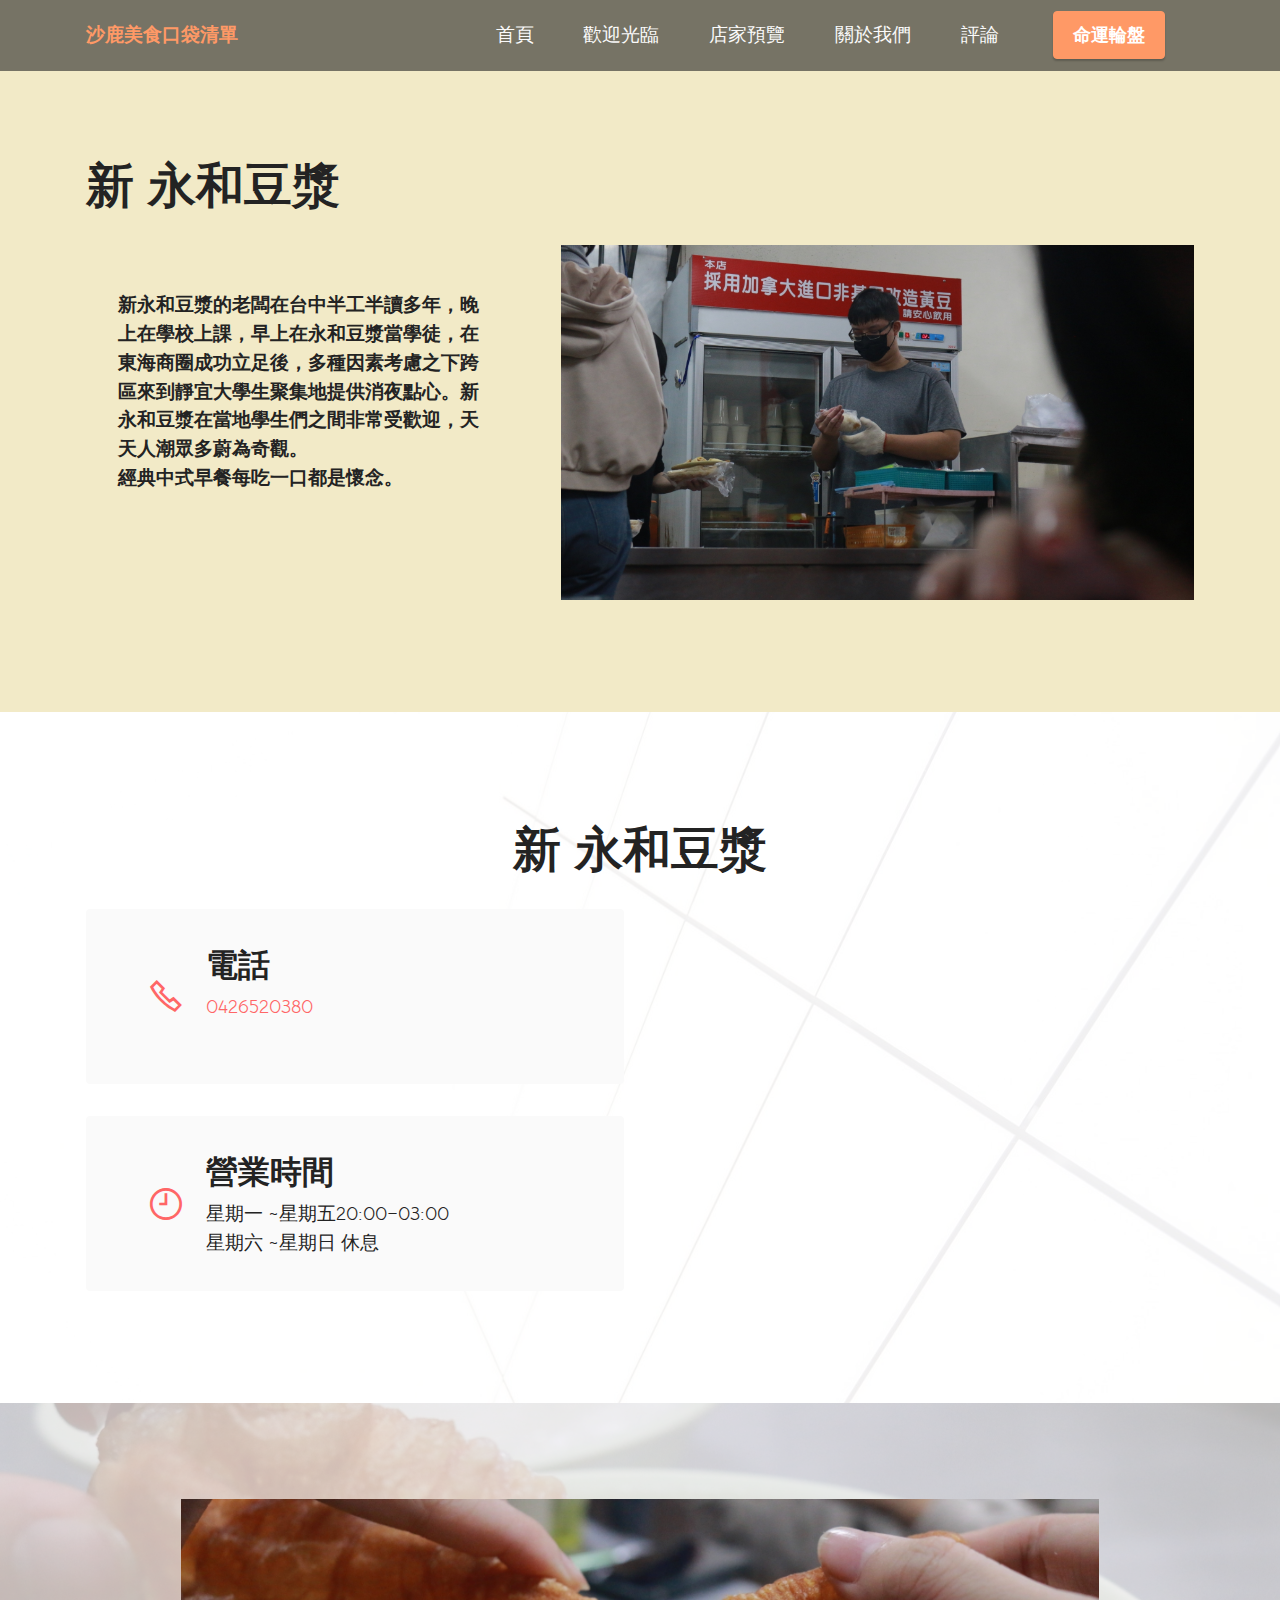
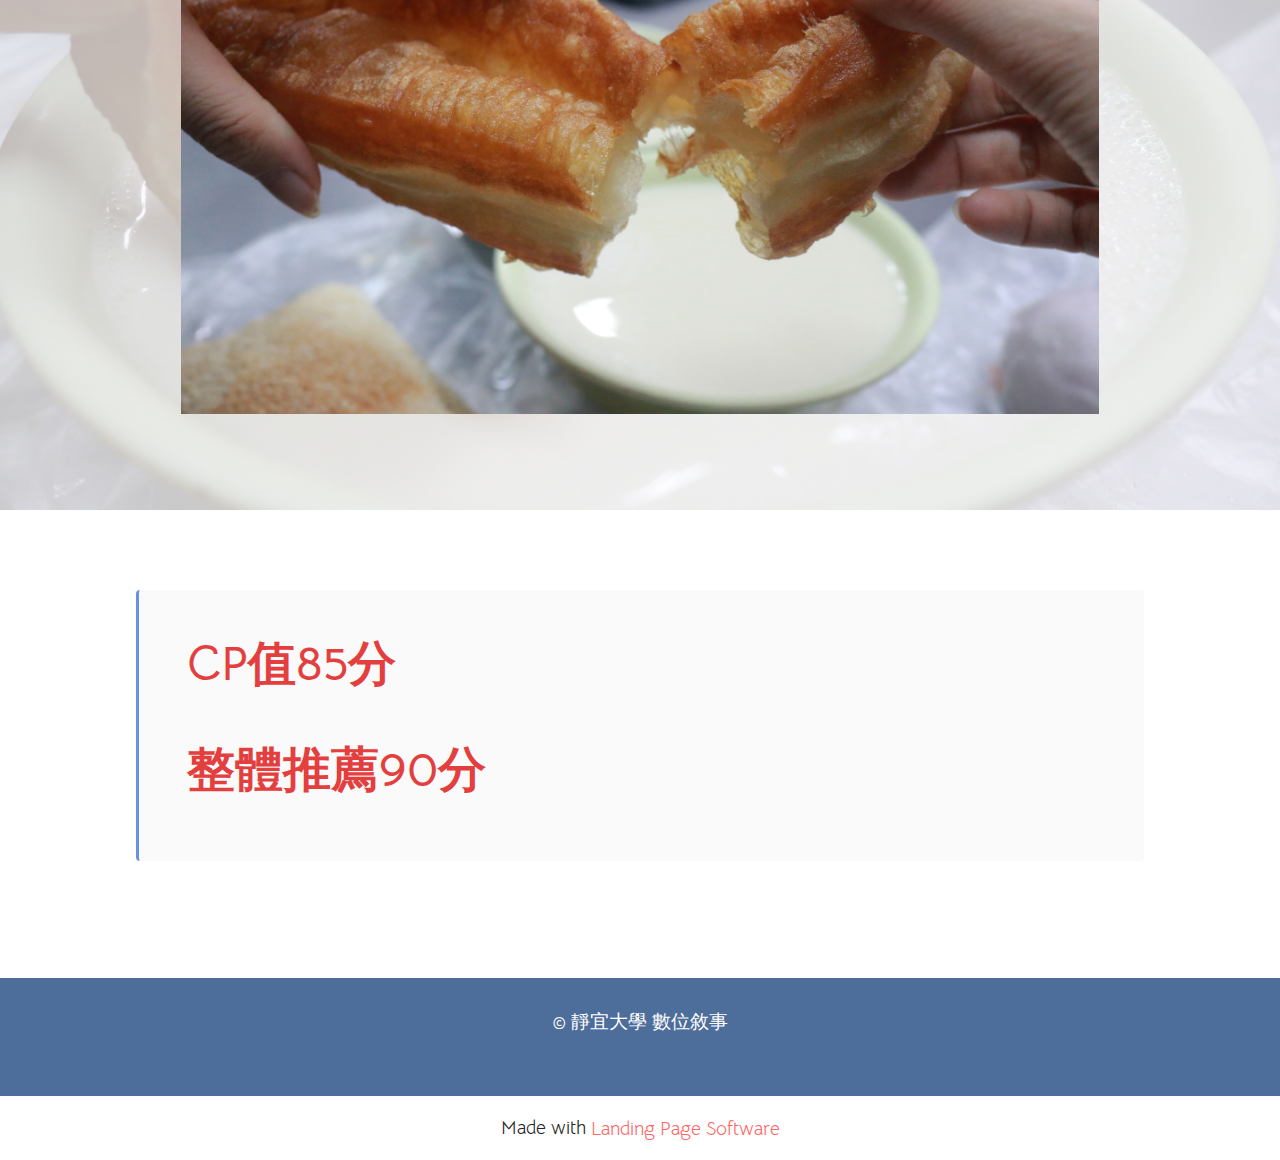
<file: 期末/page9.html>
<!DOCTYPE html>
<html  >
<head>
  <!-- Site made with Mobirise Website Builder v5.6.13, https://mobirise.com -->
  <meta charset="UTF-8">
  <meta http-equiv="X-UA-Compatible" content="IE=edge">
  <meta name="generator" content="Mobirise v5.6.13, mobirise.com">
  <meta name="twitter:card" content="summary_large_image"/>
  <meta name="twitter:image:src" content="">
  <meta property="og:image" content="">
  <meta name="twitter:title" content="新永和豆漿">
  <meta name="viewport" content="width=device-width, initial-scale=1, minimum-scale=1">
  <link rel="shortcut icon" href="assets/images/logo.png" type="image/x-icon">
  <meta name="description" content="">
  
  
  <title>新永和豆漿</title>
  <link rel="stylesheet" href="assets/web/assets/mobirise-icons2/mobirise2.css">
  <link rel="stylesheet" href="assets/bootstrap/css/bootstrap.min.css">
  <link rel="stylesheet" href="assets/bootstrap/css/bootstrap-grid.min.css">
  <link rel="stylesheet" href="assets/bootstrap/css/bootstrap-reboot.min.css">
  <link rel="stylesheet" href="assets/parallax/jarallax.css">
  <link rel="stylesheet" href="assets/dropdown/css/style.css">
  <link rel="stylesheet" href="assets/socicon/css/styles.css">
  <link rel="stylesheet" href="assets/theme/css/style.css">
  <link rel="preload" href="https://fonts.googleapis.com/css?family=Bellota+Text:300,300i,400,400i,700,700i&display=swap" as="style" onload="this.onload=null;this.rel='stylesheet'">
  <noscript><link rel="stylesheet" href="https://fonts.googleapis.com/css?family=Bellota+Text:300,300i,400,400i,700,700i&display=swap"></noscript>
  <link rel="preload" as="style" href="assets/mobirise/css/mbr-additional.css"><link rel="stylesheet" href="assets/mobirise/css/mbr-additional.css" type="text/css">
  
  
  
  
</head>
<body>
  
  <section data-bs-version="5.1" class="menu menu1 cid-tqXJB3fR1b" once="menu" id="menu1-12">
    

    <nav class="navbar navbar-dropdown navbar-expand-lg">
        <div class="container">
            <div class="navbar-brand">
                
                <span class="navbar-caption-wrap"><a class="navbar-caption text-danger text-primary display-7" href="index.html#header1-0">沙鹿美食口袋清單</a></span>
            </div>
            <button class="navbar-toggler" type="button" data-toggle="collapse" data-bs-toggle="collapse" data-target="#navbarSupportedContent" data-bs-target="#navbarSupportedContent" aria-controls="navbarNavAltMarkup" aria-expanded="false" aria-label="Toggle navigation">
                <div class="hamburger">
                    <span></span>
                    <span></span>
                    <span></span>
                    <span></span>
                </div>
            </button>
            <div class="collapse navbar-collapse" id="navbarSupportedContent">
                <ul class="navbar-nav nav-dropdown" data-app-modern-menu="true"><li class="nav-item"><a class="nav-link link text-white text-primary display-7" href="index.html#header1-0">首頁</a></li><li class="nav-item"><a class="nav-link link text-white text-primary display-7" href="index.html#info1-g">歡迎光臨</a></li>
                    <li class="nav-item"><a class="nav-link link text-white text-primary display-7" href="index.html#people5-h">店家預覽</a></li>
                    <li class="nav-item"><a class="nav-link link text-white text-primary display-7" href="index.html#gallery4-b">關於我們</a>
                    </li><li class="nav-item"><a class="nav-link link text-white text-primary display-7" href="index.html#form5-d">評論</a></li></ul>
                
                <div class="navbar-buttons mbr-section-btn"><a class="btn btn-danger display-4" href="https://tw.piliapp.com/random/wheel/">命運輪盤</a></div>
            </div>
        </div>
    </nav>
</section>

<section data-bs-version="5.1" class="testimonials1 cid-tqXNTuMWfi" id="testimonials1-22">
    

    
    
    <div class="container">
        <h3 class="mbr-section-title mbr-fonts-style align-center mb-4 display-2">
            <strong>新 永和豆漿</strong>
        </h3>
        <div class="row align-items-center">
            <div class="col-12 col-md-7">
                <div class="image-wrapper">
                    <img src="assets/images/line-album-2022.12.24-221236.jpg" alt="Mobirise Website Builder">
                </div>
            </div>
            <div class="col-12 col-md">
                <div class="text-wrapper">
                    <p class="mbr-text mbr-fonts-style mb-4 display-7"><strong>新永和豆漿的老闆在台中半工半讀多年，晚上在學校上課，早上在永和豆漿當學徒，在東海商圈成功立足後，多種因素考慮之下跨區來到靜宜大學生聚集地提供消夜點心。新永和豆漿在當地學生們之間非常受歡迎，天天人潮眾多蔚為奇觀。
<br>經典中式早餐每吃一口都是懷念。</strong><br><strong><br></strong></p>
                    
                    
                </div>
            </div>
        </div>
    </div>
</section>

<section data-bs-version="5.1" class="contacts3 map1 cid-tqXJB4H6po" id="contacts3-15">

    

    
    <div class="mbr-overlay" style="opacity: 0.8; background-color: rgb(255, 255, 255);"></div>
    <div class="container">
        <div class="mbr-section-head">
            <h3 class="mbr-section-title mbr-fonts-style align-center mb-0 display-2"><strong>新 永和豆漿</strong></h3>
            
        </div>
        <div class="row justify-content-center mt-4">
            <div class="card col-12 col-md-6">
                <div class="card-wrapper">
                    <div class="image-wrapper">
                        <span class="mbr-iconfont mobi-mbri-phone mobi-mbri"></span>
                    </div>
                    <div class="text-wrapper">
                        <h6 class="card-title mbr-fonts-style mb-1 display-5"><strong>電話</strong></h6>
                        <p class="mbr-text mbr-fonts-style display-7">
                            <a href="tel:+12345678910" class="text-primary">0426520380</a>
                        </p>
                    </div>
                </div>
                <div class="card-wrapper">
                    <div class="image-wrapper">
                        <span class="mbr-iconfont mobi-mbri-clock mobi-mbri"></span>
                    </div>
                    <div class="text-wrapper">
                        <h6 class="card-title mbr-fonts-style mb-1 display-5">
                            <strong>營業時間</strong>
                        </h6>
                        <p class="mbr-text mbr-fonts-style display-7">星期一 ~星期五20:00–03:00<br>星期六 ~星期日 休息</p>
                    </div>
                </div>
            </div>
            <div class="map-wrapper col-12 col-md-6">
                <div class="google-map"><iframe frameborder="0" style="border:0" src="https://www.google.com/maps/embed/v1/place?key=AIzaSyCZI5F_k6S1k46ujh0SNrapM89f7mJxd30&amp;q=433台中市沙鹿區北勢東路413號" allowfullscreen=""></iframe></div>
            </div>
        </div>
    </div>
</section>

<section data-bs-version="5.1" class="image3 cid-tqXJB5vhG5" id="image3-16">
    

    
    <div class="mbr-overlay" style="opacity: 0.7; background-color: rgb(255, 255, 255);">
    </div>

    <div class="container">
        <div class="row justify-content-center">
            <div class="col-12 col-lg-10">
                <div class="image-wrapper">
                    <img src="assets/images/line-album-2022.12.24-221235.jpg" alt="Mobirise Website Builder">
                    
                </div>
            </div>
        </div>
    </div>
</section>

<section data-bs-version="5.1" class="content7 cid-tqXJB5QWrJ" id="content7-17">
    
    <div class="container-fluid">
        <div class="row justify-content-center">
            <div class="col-12 col-md-10">
                <blockquote>
                
                <p class="mbr-text mbr-fonts-style display-2"><strong>CP值85分
<br>
<br>整體推薦90分</strong></p></blockquote>
            </div>
        </div>
    </div>
</section>

<section data-bs-version="5.1" class="footer7 cid-tqXJB3PWJ7" once="footers" id="footer7-13">

    

    

    <div class="container">
        <div class="media-container-row align-center mbr-white">
            <div class="col-12">
                <p class="mbr-text mb-0 mbr-fonts-style display-7">
                    © 靜宜大學 數位敘事</p>
            </div>
        </div>
    </div>
</section><section class="display-7" style="padding: 0;align-items: center;justify-content: center;flex-wrap: wrap;    align-content: center;display: flex;position: relative;height: 4rem;"><a href="https://mobiri.se/2867959" style="flex: 1 1;height: 4rem;position: absolute;width: 100%;z-index: 1;"><img alt="" style="height: 4rem;" src="[data-uri]"></a><p style="margin: 0;text-align: center;" class="display-7">Made with &#8204;</p><a style="z-index:1" href="https://mobirise.com/builder/landing-page-software.html">Landing Page Software</a></section><script src="assets/bootstrap/js/bootstrap.bundle.min.js"></script>  <script src="assets/parallax/jarallax.js"></script>  <script src="assets/smoothscroll/smooth-scroll.js"></script>  <script src="assets/ytplayer/index.js"></script>  <script src="assets/dropdown/js/navbar-dropdown.js"></script>  <script src="assets/theme/js/script.js"></script>  
  
  
</body>
</html>
</file>
<file: 期末/assets/web/assets/mobirise-icons2/mobirise2.css>
@font-face {
  font-family: 'Moririse2';
  font-display: swap;
  src:  url('mobirise2.eot?f2bix4');
  src:  url('mobirise2.eot?f2bix4#iefix') format('embedded-opentype'),
    url('mobirise2.ttf?f2bix4') format('truetype'),
    url('mobirise2.woff?f2bix4') format('woff'),
    url('mobirise2.svg?f2bix4#mobirise2') format('svg');
  font-weight: normal;
  font-style: normal;
}

[class^="mobi-"], [class*=" mobi-"] {
  /* use !important to prevent issues with browser extensions that change fonts */
  font-family: 'Moririse2' !important;
  speak: none;
  font-style: normal;
  font-weight: normal;
  font-variant: normal;
  text-transform: none;
  line-height: 1;

  /* Better Font Rendering =========== */
  -webkit-font-smoothing: antialiased;
  -moz-osx-font-smoothing: grayscale;
}

.mobi-mbri-add-submenu:before {
  content: "\e900";
}
.mobi-mbri-alert:before {
  content: "\e901";
}
.mobi-mbri-align-center:before {
  content: "\e902";
}
.mobi-mbri-align-justify:before {
  content: "\e903";
}
.mobi-mbri-align-left:before {
  content: "\e904";
}
.mobi-mbri-align-right:before {
  content: "\e905";
}
.mobi-mbri-android:before {
  content: "\e906";
}
.mobi-mbri-apple:before {
  content: "\e907";
}
.mobi-mbri-arrow-down:before {
  content: "\e908";
}
.mobi-mbri-arrow-next:before {
  content: "\e909";
}
.mobi-mbri-arrow-prev:before {
  content: "\e90a";
}
.mobi-mbri-arrow-up:before {
  content: "\e90b";
}
.mobi-mbri-bold:before {
  content: "\e90c";
}
.mobi-mbri-bookmark:before {
  content: "\e90d";
}
.mobi-mbri-bootstrap:before {
  content: "\e90e";
}
.mobi-mbri-briefcase:before {
  content: "\e90f";
}
.mobi-mbri-browse:before {
  content: "\e910";
}
.mobi-mbri-bulleted-list:before {
  content: "\e911";
}
.mobi-mbri-calendar:before {
  content: "\e912";
}
.mobi-mbri-camera:before {
  content: "\e913";
}
.mobi-mbri-cart-add:before {
  content: "\e914";
}
.mobi-mbri-cart-full:before {
  content: "\e915";
}
.mobi-mbri-cash:before {
  content: "\e916";
}
.mobi-mbri-change-style:before {
  content: "\e917";
}
.mobi-mbri-chat:before {
  content: "\e918";
}
.mobi-mbri-clock:before {
  content: "\e919";
}
.mobi-mbri-close:before {
  content: "\e91a";
}
.mobi-mbri-cloud:before {
  content: "\e91b";
}
.mobi-mbri-code:before {
  content: "\e91c";
}
.mobi-mbri-contact-form:before {
  content: "\e91d";
}
.mobi-mbri-credit-card:before {
  content: "\e91e";
}
.mobi-mbri-cursor-click:before {
  content: "\e91f";
}
.mobi-mbri-cust-feedback:before {
  content: "\e920";
}
.mobi-mbri-database:before {
  content: "\e921";
}
.mobi-mbri-delivery:before {
  content: "\e922";
}
.mobi-mbri-desktop:before {
  content: "\e923";
}
.mobi-mbri-devices:before {
  content: "\e924";
}
.mobi-mbri-down:before {
  content: "\e925";
}
.mobi-mbri-download-2:before {
  content: "\e926";
}
.mobi-mbri-download:before {
  content: "\e927";
}
.mobi-mbri-drag-n-drop-2:before {
  content: "\e928";
}
.mobi-mbri-drag-n-drop:before {
  content: "\e929";
}
.mobi-mbri-edit-2:before {
  content: "\e92a";
}
.mobi-mbri-edit:before {
  content: "\e92b";
}
.mobi-mbri-error:before {
  content: "\e92c";
}
.mobi-mbri-extension:before {
  content: "\e92d";
}
.mobi-mbri-features:before {
  content: "\e92e";
}
.mobi-mbri-file:before {
  content: "\e92f";
}
.mobi-mbri-flag:before {
  content: "\e930";
}
.mobi-mbri-folder:before {
  content: "\e931";
}
.mobi-mbri-gift:before {
  content: "\e932";
}
.mobi-mbri-github:before {
  content: "\e933";
}
.mobi-mbri-globe-2:before {
  content: "\e934";
}
.mobi-mbri-globe:before {
  content: "\e935";
}
.mobi-mbri-growing-chart:before {
  content: "\e936";
}
.mobi-mbri-hearth:before {
  content: "\e937";
}
.mobi-mbri-help:before {
  content: "\e938";
}
.mobi-mbri-home:before {
  content: "\e939";
}
.mobi-mbri-hot-cup:before {
  content: "\e93a";
}
.mobi-mbri-idea:before {
  content: "\e93b";
}
.mobi-mbri-image-gallery:before {
  content: "\e93c";
}
.mobi-mbri-image-slider:before {
  content: "\e93d";
}
.mobi-mbri-info:before {
  content: "\e93e";
}
.mobi-mbri-italic:before {
  content: "\e93f";
}
.mobi-mbri-key:before {
  content: "\e940";
}
.mobi-mbri-laptop:before {
  content: "\e941";
}
.mobi-mbri-layers:before {
  content: "\e942";
}
.mobi-mbri-left-right:before {
  content: "\e943";
}
.mobi-mbri-left:before {
  content: "\e944";
}
.mobi-mbri-letter:before {
  content: "\e945";
}
.mobi-mbri-like:before {
  content: "\e946";
}
.mobi-mbri-link:before {
  content: "\e947";
}
.mobi-mbri-lock:before {
  content: "\e948";
}
.mobi-mbri-login:before {
  content: "\e949";
}
.mobi-mbri-logout:before {
  content: "\e94a";
}
.mobi-mbri-magic-stick:before {
  content: "\e94b";
}
.mobi-mbri-map-pin:before {
  content: "\e94c";
}
.mobi-mbri-menu:before {
  content: "\e94d";
}
.mobi-mbri-mobile-2:before {
  content: "\e94e";
}
.mobi-mbri-mobile-horizontal:before {
  content: "\e94f";
}
.mobi-mbri-mobile:before {
  content: "\e950";
}
.mobi-mbri-mobirise:before {
  content: "\e951";
}
.mobi-mbri-more-horizontal:before {
  content: "\e952";
}
.mobi-mbri-more-vertical:before {
  content: "\e953";
}
.mobi-mbri-music:before {
  content: "\e954";
}
.mobi-mbri-new-file:before {
  content: "\e955";
}
.mobi-mbri-numbered-list:before {
  content: "\e956";
}
.mobi-mbri-opened-folder:before {
  content: "\e957";
}
.mobi-mbri-pages:before {
  content: "\e958";
}
.mobi-mbri-paper-plane:before {
  content: "\e959";
}
.mobi-mbri-paperclip:before {
  content: "\e95a";
}
.mobi-mbri-phone:before {
  content: "\e95b";
}
.mobi-mbri-photo:before {
  content: "\e95c";
}
.mobi-mbri-photos:before {
  content: "\e95d";
}
.mobi-mbri-pin:before {
  content: "\e95e";
}
.mobi-mbri-play:before {
  content: "\e95f";
}
.mobi-mbri-plus:before {
  content: "\e960";
}
.mobi-mbri-preview:before {
  content: "\e961";
}
.mobi-mbri-print:before {
  content: "\e962";
}
.mobi-mbri-protect:before {
  content: "\e963";
}
.mobi-mbri-question:before {
  content: "\e964";
}
.mobi-mbri-quote-left:before {
  content: "\e965";
}
.mobi-mbri-quote-right:before {
  content: "\e966";
}
.mobi-mbri-redo:before {
  content: "\e967";
}
.mobi-mbri-refresh:before {
  content: "\e968";
}
.mobi-mbri-responsive-2:before {
  content: "\e969";
}
.mobi-mbri-responsive:before {
  content: "\e96a";
}
.mobi-mbri-right:before {
  content: "\e96b";
}
.mobi-mbri-rocket:before {
  content: "\e96c";
}
.mobi-mbri-sad-face:before {
  content: "\e96d";
}
.mobi-mbri-sale:before {
  content: "\e96e";
}
.mobi-mbri-save:before {
  content: "\e96f";
}
.mobi-mbri-search:before {
  content: "\e970";
}
.mobi-mbri-setting-2:before {
  content: "\e971";
}
.mobi-mbri-setting-3:before {
  content: "\e972";
}
.mobi-mbri-setting:before {
  content: "\e973";
}
.mobi-mbri-share:before {
  content: "\e974";
}
.mobi-mbri-shopping-bag:before {
  content: "\e975";
}
.mobi-mbri-shopping-basket:before {
  content: "\e976";
}
.mobi-mbri-shopping-cart:before {
  content: "\e977";
}
.mobi-mbri-sites:before {
  content: "\e978";
}
.mobi-mbri-smile-face:before {
  content: "\e979";
}
.mobi-mbri-speed:before {
  content: "\e97a";
}
.mobi-mbri-star:before {
  content: "\e97b";
}
.mobi-mbri-success:before {
  content: "\e97c";
}
.mobi-mbri-sun:before {
  content: "\e97d";
}
.mobi-mbri-sun2:before {
  content: "\e97e";
}
.mobi-mbri-tablet-vertical:before {
  content: "\e97f";
}
.mobi-mbri-tablet:before {
  content: "\e980";
}
.mobi-mbri-target:before {
  content: "\e981";
}
.mobi-mbri-timer:before {
  content: "\e982";
}
.mobi-mbri-to-ftp:before {
  content: "\e983";
}
.mobi-mbri-to-local-drive:before {
  content: "\e984";
}
.mobi-mbri-touch-swipe:before {
  content: "\e985";
}
.mobi-mbri-touch:before {
  content: "\e986";
}
.mobi-mbri-trash:before {
  content: "\e987";
}
.mobi-mbri-underline:before {
  content: "\e988";
}
.mobi-mbri-undo:before {
  content: "\e989";
}
.mobi-mbri-unlink:before {
  content: "\e98a";
}
.mobi-mbri-unlock:before {
  content: "\e98b";
}
.mobi-mbri-up-down:before {
  content: "\e98c";
}
.mobi-mbri-up:before {
  content: "\e98d";
}
.mobi-mbri-update:before {
  content: "\e98e";
}
.mobi-mbri-upload-2:before {
  content: "\e98f";
}
.mobi-mbri-upload:before {
  content: "\e990";
}
.mobi-mbri-user-2:before {
  content: "\e991";
}
.mobi-mbri-user:before {
  content: "\e992";
}
.mobi-mbri-users:before {
  content: "\e993";
}
.mobi-mbri-video-play:before {
  content: "\e994";
}
.mobi-mbri-video:before {
  content: "\e995";
}
.mobi-mbri-watch:before {
  content: "\e996";
}
.mobi-mbri-website-theme-2:before {
  content: "\e997";
}
.mobi-mbri-website-theme:before {
  content: "\e998";
}
.mobi-mbri-wifi:before {
  content: "\e999";
}
.mobi-mbri-windows:before {
  content: "\e99a";
}
.mobi-mbri-zoom-in:before {
  content: "\e99b";
}
.mobi-mbri-zoom-out:before {
  content: "\e99c";
}
</file>
<file: 期末/assets/parallax/jarallax.css>
.jarallax {
    position: relative;
    z-index: 0;
}
.jarallax > .jarallax-img {
    position: absolute;
    object-fit: cover;
    /* support for plugin https://github.com/bfred-it/object-fit-images */
    font-family: 'object-fit: cover;';
    top: 0;
    left: 0;
    width: 100%;
    height: 100%;
    z-index: -1;
}
</file>
<file: 期末/assets/dropdown/css/style.css>
.navbar-dropdown {
  left: 0;
  padding: 0;
  position: absolute;
  right: 0;
  top: 0;
  transition: all 0.45s ease;
  z-index: 1030;
  background: #282828; }
  .navbar-dropdown .navbar-logo {
    margin-right: 0.8rem;
    transition: margin 0.3s ease-in-out;
    vertical-align: middle; }
    .navbar-dropdown .navbar-logo img {
      height: 3.125rem;
      transition: all 0.3s ease-in-out; }
    .navbar-dropdown .navbar-logo.mbr-iconfont {
      font-size: 3.125rem;
      line-height: 3.125rem; }
  .navbar-dropdown .navbar-caption {
    font-weight: 700;
    white-space: normal;
    vertical-align: -4px;
    line-height: 3.125rem !important; }
    .navbar-dropdown .navbar-caption, .navbar-dropdown .navbar-caption:hover {
      color: inherit;
      text-decoration: none; }
  .navbar-dropdown .mbr-iconfont + .navbar-caption {
    vertical-align: -1px; }
  .navbar-dropdown.navbar-fixed-top {
    position: fixed; }
  .navbar-dropdown .navbar-brand span {
    vertical-align: -4px; }
  .navbar-dropdown.bg-color.transparent {
    background: none; }
  .navbar-dropdown.navbar-short .navbar-brand {
    padding: 0.625rem 0; }
    .navbar-dropdown.navbar-short .navbar-brand span {
      vertical-align: -1px; }
  .navbar-dropdown.navbar-short .navbar-caption {
    line-height: 2.375rem !important;
    vertical-align: -2px; }
  .navbar-dropdown.navbar-short .navbar-logo {
    margin-right: 0.5rem; }
    .navbar-dropdown.navbar-short .navbar-logo img {
      height: 2.375rem; }
    .navbar-dropdown.navbar-short .navbar-logo.mbr-iconfont {
      font-size: 2.375rem;
      line-height: 2.375rem; }
  .navbar-dropdown.navbar-short .mbr-table-cell {
    height: 3.625rem; }
  .navbar-dropdown .navbar-close {
    left: 0.6875rem;
    position: fixed;
    top: 0.75rem;
    z-index: 1000; }
  .navbar-dropdown .hamburger-icon {
    content: "";
    display: inline-block;
    vertical-align: middle;
    width: 16px;
    -webkit-box-shadow: 0 -6px 0 1px #282828,0 0 0 1px #282828,0 6px 0 1px #282828;
    -moz-box-shadow: 0 -6px 0 1px #282828,0 0 0 1px #282828,0 6px 0 1px #282828;
    box-shadow: 0 -6px 0 1px #282828,0 0 0 1px #282828,0 6px 0 1px #282828; }

.dropdown-menu .dropdown-toggle[data-toggle="dropdown-submenu"]::after {
  border-bottom: 0.35em solid transparent;
  border-left: 0.35em solid;
  border-right: 0;
  border-top: 0.35em solid transparent;
  margin-left: 0.3rem; }

.dropdown-menu .dropdown-item:focus {
  outline: 0; }

.nav-dropdown {
  font-size: 0.75rem;
  font-weight: 500;
  height: auto !important; }
  .nav-dropdown .nav-btn {
    padding-left: 1rem; }
  .nav-dropdown .link {
    margin: .667em 1.667em;
    font-weight: 500;
    padding: 0;
    transition: color .2s ease-in-out; }
    .nav-dropdown .link.dropdown-toggle {
      margin-right: 2.583em; }
      .nav-dropdown .link.dropdown-toggle::after {
        margin-left: .25rem;
        border-top: 0.35em solid;
        border-right: 0.35em solid transparent;
        border-left: 0.35em solid transparent;
        border-bottom: 0; }
      .nav-dropdown .link.dropdown-toggle[aria-expanded="true"] {
        margin: 0;
        padding: 0.667em 3.263em  0.667em 1.667em; }
  .nav-dropdown .link::after,
  .nav-dropdown .dropdown-item::after {
    color: inherit; }
  .nav-dropdown .btn {
    font-size: 0.75rem;
    font-weight: 700;
    letter-spacing: 0;
    margin-bottom: 0;
    padding-left: 1.25rem;
    padding-right: 1.25rem; }
  .nav-dropdown .dropdown-menu {
    border-radius: 0;
    border: 0;
    left: 0;
    margin: 0;
    padding-bottom: 1.25rem;
    padding-top: 1.25rem;
    position: relative; }
  .nav-dropdown .dropdown-submenu {
    margin-left: 0.125rem;
    top: 0; }
  .nav-dropdown .dropdown-item {
    font-weight: 500;
    line-height: 2;
    padding: 0.3846em 4.615em 0.3846em 1.5385em;
    position: relative;
    transition: color .2s ease-in-out, background-color .2s ease-in-out; }
    .nav-dropdown .dropdown-item::after {
      margin-top: -0.3077em;
      position: absolute;
      right: 1.1538em;
      top: 50%; }
    .nav-dropdown .dropdown-item:focus, .nav-dropdown .dropdown-item:hover {
      background: none; }

@media (max-width: 767px) {
  .nav-dropdown.navbar-toggleable-sm {
    bottom: 0;
    display: none;
    left: 0;
    overflow-x: hidden;
    position: fixed;
    top: 0;
    transform: translateX(-100%);
    -ms-transform: translateX(-100%);
    -webkit-transform: translateX(-100%);
    width: 18.75rem;
    z-index: 999; } }
.nav-dropdown.navbar-toggleable-xl {
  bottom: 0;
  display: none;
  left: 0;
  overflow-x: hidden;
  position: fixed;
  top: 0;
  transform: translateX(-100%);
  -ms-transform: translateX(-100%);
  -webkit-transform: translateX(-100%);
  width: 18.75rem;
  z-index: 999; }

.nav-dropdown-sm {
  display: block !important;
  overflow-x: hidden;
  overflow: auto;
  padding-top: 3.875rem; }
  .nav-dropdown-sm::after {
    content: "";
    display: block;
    height: 3rem;
    width: 100%; }
  .nav-dropdown-sm.collapse.in ~ .navbar-close {
    display: block !important; }
  .nav-dropdown-sm.collapsing, .nav-dropdown-sm.collapse.in {
    transform: translateX(0);
    -ms-transform: translateX(0);
    -webkit-transform: translateX(0);
    transition: all 0.25s ease-out;
    -webkit-transition: all 0.25s ease-out;
    background: #282828; }
  .nav-dropdown-sm.collapsing[aria-expanded="false"] {
    transform: translateX(-100%);
    -ms-transform: translateX(-100%);
    -webkit-transform: translateX(-100%); }
  .nav-dropdown-sm .nav-item {
    display: block;
    margin-left: 0 !important;
    padding-left: 0; }
  .nav-dropdown-sm .link,
  .nav-dropdown-sm .dropdown-item {
    border-top: 1px dotted rgba(255, 255, 255, 0.1);
    font-size: 0.8125rem;
    line-height: 1.6;
    margin: 0 !important;
    padding: 0.875rem 2.4rem 0.875rem 1.5625rem !important;
    position: relative;
    white-space: normal; }
    .nav-dropdown-sm .link:focus, .nav-dropdown-sm .link:hover,
    .nav-dropdown-sm .dropdown-item:focus,
    .nav-dropdown-sm .dropdown-item:hover {
      background: rgba(0, 0, 0, 0.2) !important;
      color: #c0a375; }
  .nav-dropdown-sm .nav-btn {
    position: relative;
    padding: 1.5625rem 1.5625rem 0 1.5625rem; }
    .nav-dropdown-sm .nav-btn::before {
      border-top: 1px dotted rgba(255, 255, 255, 0.1);
      content: "";
      left: 0;
      position: absolute;
      top: 0;
      width: 100%; }
    .nav-dropdown-sm .nav-btn + .nav-btn {
      padding-top: 0.625rem; }
      .nav-dropdown-sm .nav-btn + .nav-btn::before {
        display: none; }
  .nav-dropdown-sm .btn {
    padding: 0.625rem 0; }
  .nav-dropdown-sm .dropdown-toggle[data-toggle="dropdown-submenu"]::after {
    margin-left: .25rem;
    border-top: 0.35em solid;
    border-right: 0.35em solid transparent;
    border-left: 0.35em solid transparent;
    border-bottom: 0; }
  .nav-dropdown-sm .dropdown-toggle[data-toggle="dropdown-submenu"][aria-expanded="true"]::after {
    border-top: 0;
    border-right: 0.35em solid transparent;
    border-left: 0.35em solid transparent;
    border-bottom: 0.35em solid; }
  .nav-dropdown-sm .dropdown-menu {
    margin: 0;
    padding: 0;
    position: relative;
    top: 0;
    left: 0;
    width: 100%;
    border: 0;
    float: none;
    border-radius: 0;
    background: none; }
  .nav-dropdown-sm .dropdown-submenu {
    left: 100%;
    margin-left: 0.125rem;
    margin-top: -1.25rem;
    top: 0; }

.navbar-toggleable-sm .nav-dropdown .dropdown-menu {
  position: absolute; }

.navbar-toggleable-sm .nav-dropdown .dropdown-submenu {
  left: 100%;
  margin-left: 0.125rem;
  margin-top: -1.25rem;
  top: 0; }

.navbar-toggleable-sm.opened .nav-dropdown .dropdown-menu {
  position: relative; }

.navbar-toggleable-sm.opened .nav-dropdown .dropdown-submenu {
  left: 0;
  margin-left: 00rem;
  margin-top: 0rem;
  top: 0; }

.is-builder .nav-dropdown.collapsing {
  transition: none !important; }
</file>
<file: 期末/assets/socicon/css/styles.css>
@charset "UTF-8";

@font-face {
  font-family: 'Socicon';
  src:  url('../fonts/socicon.eot');
  src:  url('../fonts/socicon.eot?#iefix') format('embedded-opentype'),
    url('../fonts/socicon.woff2') format('woff2'),
    url('../fonts/socicon.ttf') format('truetype'),
    url('../fonts/socicon.woff') format('woff'),
    url('../fonts/socicon.svg#socicon') format('svg');
  font-weight: normal;
  font-style: normal;
  font-display: swap;
}

[data-icon]:before {
  font-family: "socicon" !important;
  content: attr(data-icon);
  font-style: normal !important;
  font-weight: normal !important;
  font-variant: normal !important;
  text-transform: none !important;
  speak: none;
  line-height: 1;
  -webkit-font-smoothing: antialiased;
  -moz-osx-font-smoothing: grayscale;
}

[class^="socicon-"], [class*=" socicon-"] {
  /* use !important to prevent issues with browser extensions that change fonts */
  font-family: 'Socicon' !important;
  speak: none;
  font-style: normal;
  font-weight: normal;
  font-variant: normal;
  text-transform: none;
  line-height: 1;

  /* Better Font Rendering =========== */
  -webkit-font-smoothing: antialiased;
  -moz-osx-font-smoothing: grayscale;
}

.socicon-eitaa:before {
  content: "\e97c";
}
.socicon-soroush:before {
  content: "\e97d";
}
.socicon-bale:before {
  content: "\e97e";
}
.socicon-zazzle:before {
  content: "\e97b";
}
.socicon-society6:before {
  content: "\e97a";
}
.socicon-redbubble:before {
  content: "\e979";
}
.socicon-avvo:before {
  content: "\e978";
}
.socicon-stitcher:before {
  content: "\e977";
}
.socicon-googlehangouts:before {
  content: "\e974";
}
.socicon-dlive:before {
  content: "\e975";
}
.socicon-vsco:before {
  content: "\e976";
}
.socicon-flipboard:before {
  content: "\e973";
}
.socicon-ubuntu:before {
  content: "\e958";
}
.socicon-artstation:before {
  content: "\e959";
}
.socicon-invision:before {
  content: "\e95a";
}
.socicon-torial:before {
  content: "\e95b";
}
.socicon-collectorz:before {
  content: "\e95c";
}
.socicon-seenthis:before {
  content: "\e95d";
}
.socicon-googleplaymusic:before {
  content: "\e95e";
}
.socicon-debian:before {
  content: "\e95f";
}
.socicon-filmfreeway:before {
  content: "\e960";
}
.socicon-gnome:before {
  content: "\e961";
}
.socicon-itchio:before {
  content: "\e962";
}
.socicon-jamendo:before {
  content: "\e963";
}
.socicon-mix:before {
  content: "\e964";
}
.socicon-sharepoint:before {
  content: "\e965";
}
.socicon-tinder:before {
  content: "\e966";
}
.socicon-windguru:before {
  content: "\e967";
}
.socicon-cdbaby:before {
  content: "\e968";
}
.socicon-elementaryos:before {
  content: "\e969";
}
.socicon-stage32:before {
  content: "\e96a";
}
.socicon-tiktok:before {
  content: "\e96b";
}
.socicon-gitter:before {
  content: "\e96c";
}
.socicon-letterboxd:before {
  content: "\e96d";
}
.socicon-threema:before {
  content: "\e96e";
}
.socicon-splice:before {
  content: "\e96f";
}
.socicon-metapop:before {
  content: "\e970";
}
.socicon-naver:before {
  content: "\e971";
}
.socicon-remote:before {
  content: "\e972";
}
.socicon-internet:before {
  content: "\e957";
}
.socicon-moddb:before {
  content: "\e94b";
}
.socicon-indiedb:before {
  content: "\e94c";
}
.socicon-traxsource:before {
  content: "\e94d";
}
.socicon-gamefor:before {
  content: "\e94e";
}
.socicon-pixiv:before {
  content: "\e94f";
}
.socicon-myanimelist:before {
  content: "\e950";
}
.socicon-blackberry:before {
  content: "\e951";
}
.socicon-wickr:before {
  content: "\e952";
}
.socicon-spip:before {
  content: "\e953";
}
.socicon-napster:before {
  content: "\e954";
}
.socicon-beatport:before {
  content: "\e955";
}
.socicon-hackerone:before {
  content: "\e956";
}
.socicon-hackernews:before {
  content: "\e946";
}
.socicon-smashwords:before {
  content: "\e947";
}
.socicon-kobo:before {
  content: "\e948";
}
.socicon-bookbub:before {
  content: "\e949";
}
.socicon-mailru:before {
  content: "\e94a";
}
.socicon-gitlab:before {
  content: "\e945";
}
.socicon-instructables:before {
  content: "\e944";
}
.socicon-portfolio:before {
  content: "\e943";
}
.socicon-codered:before {
  content: "\e940";
}
.socicon-origin:before {
  content: "\e941";
}
.socicon-nextdoor:before {
  content: "\e942";
}
.socicon-udemy:before {
  content: "\e93f";
}
.socicon-livemaster:before {
  content: "\e93e";
}
.socicon-crunchbase:before {
  content: "\e93b";
}
.socicon-homefy:before {
  content: "\e93c";
}
.socicon-calendly:before {
  content: "\e93d";
}
.socicon-realtor:before {
  content: "\e90f";
}
.socicon-tidal:before {
  content: "\e910";
}
.socicon-qobuz:before {
  content: "\e911";
}
.socicon-natgeo:before {
  content: "\e912";
}
.socicon-mastodon:before {
  content: "\e913";
}
.socicon-unsplash:before {
  content: "\e914";
}
.socicon-homeadvisor:before {
  content: "\e915";
}
.socicon-angieslist:before {
  content: "\e916";
}
.socicon-codepen:before {
  content: "\e917";
}
.socicon-slack:before {
  content: "\e918";
}
.socicon-openaigym:before {
  content: "\e919";
}
.socicon-logmein:before {
  content: "\e91a";
}
.socicon-fiverr:before {
  content: "\e91b";
}
.socicon-gotomeeting:before {
  content: "\e91c";
}
.socicon-aliexpress:before {
  content: "\e91d";
}
.socicon-guru:before {
  content: "\e91e";
}
.socicon-appstore:before {
  content: "\e91f";
}
.socicon-homes:before {
  content: "\e920";
}
.socicon-zoom:before {
  content: "\e921";
}
.socicon-alibaba:before {
  content: "\e922";
}
.socicon-craigslist:before {
  content: "\e923";
}
.socicon-wix:before {
  content: "\e924";
}
.socicon-redfin:before {
  content: "\e925";
}
.socicon-googlecalendar:before {
  content: "\e926";
}
.socicon-shopify:before {
  content: "\e927";
}
.socicon-freelancer:before {
  content: "\e928";
}
.socicon-seedrs:before {
  content: "\e929";
}
.socicon-bing:before {
  content: "\e92a";
}
.socicon-doodle:before {
  content: "\e92b";
}
.socicon-bonanza:before {
  content: "\e92c";
}
.socicon-squarespace:before {
  content: "\e92d";
}
.socicon-toptal:before {
  content: "\e92e";
}
.socicon-gust:before {
  content: "\e92f";
}
.socicon-ask:before {
  content: "\e930";
}
.socicon-trulia:before {
  content: "\e931";
}
.socicon-loomly:before {
  content: "\e932";
}
.socicon-ghost:before {
  content: "\e933";
}
.socicon-upwork:before {
  content: "\e934";
}
.socicon-fundable:before {
  content: "\e935";
}
.socicon-booking:before {
  content: "\e936";
}
.socicon-googlemaps:before {
  content: "\e937";
}
.socicon-zillow:before {
  content: "\e938";
}
.socicon-niconico:before {
  content: "\e939";
}
.socicon-toneden:before {
  content: "\e93a";
}
.socicon-augment:before {
  content: "\e908";
}
.socicon-bitbucket:before {
  content: "\e909";
}
.socicon-fyuse:before {
  content: "\e90a";
}
.socicon-yt-gaming:before {
  content: "\e90b";
}
.socicon-sketchfab:before {
  content: "\e90c";
}
.socicon-mobcrush:before {
  content: "\e90d";
}
.socicon-microsoft:before {
  content: "\e90e";
}
.socicon-pandora:before {
  content: "\e907";
}
.socicon-messenger:before {
  content: "\e906";
}
.socicon-gamewisp:before {
  content: "\e905";
}
.socicon-bloglovin:before {
  content: "\e904";
}
.socicon-tunein:before {
  content: "\e903";
}
.socicon-gamejolt:before {
  content: "\e901";
}
.socicon-trello:before {
  content: "\e902";
}
.socicon-spreadshirt:before {
  content: "\e900";
}
.socicon-500px:before {
  content: "\e000";
}
.socicon-8tracks:before {
  content: "\e001";
}
.socicon-airbnb:before {
  content: "\e002";
}
.socicon-alliance:before {
  content: "\e003";
}
.socicon-amazon:before {
  content: "\e004";
}
.socicon-amplement:before {
  content: "\e005";
}
.socicon-android:before {
  content: "\e006";
}
.socicon-angellist:before {
  content: "\e007";
}
.socicon-apple:before {
  content: "\e008";
}
.socicon-appnet:before {
  content: "\e009";
}
.socicon-baidu:before {
  content: "\e00a";
}
.socicon-bandcamp:before {
  content: "\e00b";
}
.socicon-battlenet:before {
  content: "\e00c";
}
.socicon-mixer:before {
  content: "\e00d";
}
.socicon-bebee:before {
  content: "\e00e";
}
.socicon-bebo:before {
  content: "\e00f";
}
.socicon-behance:before {
  content: "\e010";
}
.socicon-blizzard:before {
  content: "\e011";
}
.socicon-blogger:before {
  content: "\e012";
}
.socicon-buffer:before {
  content: "\e013";
}
.socicon-chrome:before {
  content: "\e014";
}
.socicon-coderwall:before {
  content: "\e015";
}
.socicon-curse:before {
  content: "\e016";
}
.socicon-dailymotion:before {
  content: "\e017";
}
.socicon-deezer:before {
  content: "\e018";
}
.socicon-delicious:before {
  content: "\e019";
}
.socicon-deviantart:before {
  content: "\e01a";
}
.socicon-diablo:before {
  content: "\e01b";
}
.socicon-digg:before {
  content: "\e01c";
}
.socicon-discord:before {
  content: "\e01d";
}
.socicon-disqus:before {
  content: "\e01e";
}
.socicon-douban:before {
  content: "\e01f";
}
.socicon-draugiem:before {
  content: "\e020";
}
.socicon-dribbble:before {
  content: "\e021";
}
.socicon-drupal:before {
  content: "\e022";
}
.socicon-ebay:before {
  content: "\e023";
}
.socicon-ello:before {
  content: "\e024";
}
.socicon-endomodo:before {
  content: "\e025";
}
.socicon-envato:before {
  content: "\e026";
}
.socicon-etsy:before {
  content: "\e027";
}
.socicon-facebook:before {
  content: "\e028";
}
.socicon-feedburner:before {
  content: "\e029";
}
.socicon-filmweb:before {
  content: "\e02a";
}
.socicon-firefox:before {
  content: "\e02b";
}
.socicon-flattr:before {
  content: "\e02c";
}
.socicon-flickr:before {
  content: "\e02d";
}
.socicon-formulr:before {
  content: "\e02e";
}
.socicon-forrst:before {
  content: "\e02f";
}
.socicon-foursquare:before {
  content: "\e030";
}
.socicon-friendfeed:before {
  content: "\e031";
}
.socicon-github:before {
  content: "\e032";
}
.socicon-goodreads:before {
  content: "\e033";
}
.socicon-google:before {
  content: "\e034";
}
.socicon-googlescholar:before {
  content: "\e035";
}
.socicon-googlegroups:before {
  content: "\e036";
}
.socicon-googlephotos:before {
  content: "\e037";
}
.socicon-googleplus:before {
  content: "\e038";
}
.socicon-grooveshark:before {
  content: "\e039";
}
.socicon-hackerrank:before {
  content: "\e03a";
}
.socicon-hearthstone:before {
  content: "\e03b";
}
.socicon-hellocoton:before {
  content: "\e03c";
}
.socicon-heroes:before {
  content: "\e03d";
}
.socicon-smashcast:before {
  content: "\e03e";
}
.socicon-horde:before {
  content: "\e03f";
}
.socicon-houzz:before {
  content: "\e040";
}
.socicon-icq:before {
  content: "\e041";
}
.socicon-identica:before {
  content: "\e042";
}
.socicon-imdb:before {
  content: "\e043";
}
.socicon-instagram:before {
  content: "\e044";
}
.socicon-issuu:before {
  content: "\e045";
}
.socicon-istock:before {
  content: "\e046";
}
.socicon-itunes:before {
  content: "\e047";
}
.socicon-keybase:before {
  content: "\e048";
}
.socicon-lanyrd:before {
  content: "\e049";
}
.socicon-lastfm:before {
  content: "\e04a";
}
.socicon-line:before {
  content: "\e04b";
}
.socicon-linkedin:before {
  content: "\e04c";
}
.socicon-livejournal:before {
  content: "\e04d";
}
.socicon-lyft:before {
  content: "\e04e";
}
.socicon-macos:before {
  content: "\e04f";
}
.socicon-mail:before {
  content: "\e050";
}
.socicon-medium:before {
  content: "\e051";
}
.socicon-meetup:before {
  content: "\e052";
}
.socicon-mixcloud:before {
  content: "\e053";
}
.socicon-modelmayhem:before {
  content: "\e054";
}
.socicon-mumble:before {
  content: "\e055";
}
.socicon-myspace:before {
  content: "\e056";
}
.socicon-newsvine:before {
  content: "\e057";
}
.socicon-nintendo:before {
  content: "\e058";
}
.socicon-npm:before {
  content: "\e059";
}
.socicon-odnoklassniki:before {
  content: "\e05a";
}
.socicon-openid:before {
  content: "\e05b";
}
.socicon-opera:before {
  content: "\e05c";
}
.socicon-outlook:before {
  content: "\e05d";
}
.socicon-overwatch:before {
  content: "\e05e";
}
.socicon-patreon:before {
  content: "\e05f";
}
.socicon-paypal:before {
  content: "\e060";
}
.socicon-periscope:before {
  content: "\e061";
}
.socicon-persona:before {
  content: "\e062";
}
.socicon-pinterest:before {
  content: "\e063";
}
.socicon-play:before {
  content: "\e064";
}
.socicon-player:before {
  content: "\e065";
}
.socicon-playstation:before {
  content: "\e066";
}
.socicon-pocket:before {
  content: "\e067";
}
.socicon-qq:before {
  content: "\e068";
}
.socicon-quora:before {
  content: "\e069";
}
.socicon-raidcall:before {
  content: "\e06a";
}
.socicon-ravelry:before {
  content: "\e06b";
}
.socicon-reddit:before {
  content: "\e06c";
}
.socicon-renren:before {
  content: "\e06d";
}
.socicon-researchgate:before {
  content: "\e06e";
}
.socicon-residentadvisor:before {
  content: "\e06f";
}
.socicon-reverbnation:before {
  content: "\e070";
}
.socicon-rss:before {
  content: "\e071";
}
.socicon-sharethis:before {
  content: "\e072";
}
.socicon-skype:before {
  content: "\e073";
}
.socicon-slideshare:before {
  content: "\e074";
}
.socicon-smugmug:before {
  content: "\e075";
}
.socicon-snapchat:before {
  content: "\e076";
}
.socicon-songkick:before {
  content: "\e077";
}
.socicon-soundcloud:before {
  content: "\e078";
}
.socicon-spotify:before {
  content: "\e079";
}
.socicon-stackexchange:before {
  content: "\e07a";
}
.socicon-stackoverflow:before {
  content: "\e07b";
}
.socicon-starcraft:before {
  content: "\e07c";
}
.socicon-stayfriends:before {
  content: "\e07d";
}
.socicon-steam:before {
  content: "\e07e";
}
.socicon-storehouse:before {
  content: "\e07f";
}
.socicon-strava:before {
  content: "\e080";
}
.socicon-streamjar:before {
  content: "\e081";
}
.socicon-stumbleupon:before {
  content: "\e082";
}
.socicon-swarm:before {
  content: "\e083";
}
.socicon-teamspeak:before {
  content: "\e084";
}
.socicon-teamviewer:before {
  content: "\e085";
}
.socicon-technorati:before {
  content: "\e086";
}
.socicon-telegram:before {
  content: "\e087";
}
.socicon-tripadvisor:before {
  content: "\e088";
}
.socicon-tripit:before {
  content: "\e089";
}
.socicon-triplej:before {
  content: "\e08a";
}
.socicon-tumblr:before {
  content: "\e08b";
}
.socicon-twitch:before {
  content: "\e08c";
}
.socicon-twitter:before {
  content: "\e08d";
}
.socicon-uber:before {
  content: "\e08e";
}
.socicon-ventrilo:before {
  content: "\e08f";
}
.socicon-viadeo:before {
  content: "\e090";
}
.socicon-viber:before {
  content: "\e091";
}
.socicon-viewbug:before {
  content: "\e092";
}
.socicon-vimeo:before {
  content: "\e093";
}
.socicon-vine:before {
  content: "\e094";
}
.socicon-vkontakte:before {
  content: "\e095";
}
.socicon-warcraft:before {
  content: "\e096";
}
.socicon-wechat:before {
  content: "\e097";
}
.socicon-weibo:before {
  content: "\e098";
}
.socicon-whatsapp:before {
  content: "\e099";
}
.socicon-wikipedia:before {
  content: "\e09a";
}
.socicon-windows:before {
  content: "\e09b";
}
.socicon-wordpress:before {
  content: "\e09c";
}
.socicon-wykop:before {
  content: "\e09d";
}
.socicon-xbox:before {
  content: "\e09e";
}
.socicon-xing:before {
  content: "\e09f";
}
.socicon-yahoo:before {
  content: "\e0a0";
}
.socicon-yammer:before {
  content: "\e0a1";
}
.socicon-yandex:before {
  content: "\e0a2";
}
.socicon-yelp:before {
  content: "\e0a3";
}
.socicon-younow:before {
  content: "\e0a4";
}
.socicon-youtube:before {
  content: "\e0a5";
}
.socicon-zapier:before {
  content: "\e0a6";
}
.socicon-zerply:before {
  content: "\e0a7";
}
.socicon-zomato:before {
  content: "\e0a8";
}
.socicon-zynga:before {
  content: "\e0a9";
}
</file>
<file: 期末/assets/theme/css/style.css>
@charset "UTF-8";
section {
  background-color: #ffffff;
}

body {
  font-style: normal;
  line-height: 1.5;
  font-weight: 400;
  color: #232323;
  position: relative;
}

button {
  background-color: transparent;
  border-color: transparent;
}

section,
.container,
.container-fluid {
  position: relative;
  word-wrap: break-word;
}

a.mbr-iconfont:hover {
  text-decoration: none;
}

.article .lead p,
.article .lead ul,
.article .lead ol,
.article .lead pre,
.article .lead blockquote {
  margin-bottom: 0;
}

a {
  font-style: normal;
  font-weight: 400;
  cursor: pointer;
}
a, a:hover {
  text-decoration: none;
}

.mbr-section-title {
  font-style: normal;
  line-height: 1.3;
}

.mbr-section-subtitle {
  line-height: 1.3;
}

.mbr-text {
  font-style: normal;
  line-height: 1.7;
}

h1,
h2,
h3,
h4,
h5,
h6,
.display-1,
.display-2,
.display-4,
.display-5,
.display-7,
span,
p,
a {
  line-height: 1;
  word-break: break-word;
  word-wrap: break-word;
  font-weight: 400;
}

b,
strong {
  font-weight: bold;
}

input:-webkit-autofill, input:-webkit-autofill:hover, input:-webkit-autofill:focus, input:-webkit-autofill:active {
  transition-delay: 9999s;
  -webkit-transition-property: background-color, color;
  transition-property: background-color, color;
}

textarea[type=hidden] {
  display: none;
}

section {
  background-position: 50% 50%;
  background-repeat: no-repeat;
  background-size: cover;
}
section .mbr-background-video,
section .mbr-background-video-preview {
  position: absolute;
  bottom: 0;
  left: 0;
  right: 0;
  top: 0;
}

.hidden {
  visibility: hidden;
}

.mbr-z-index20 {
  z-index: 20;
}

/*! Base colors */
.mbr-white {
  color: #ffffff;
}

.mbr-black {
  color: #111111;
}

.mbr-bg-white {
  background-color: #ffffff;
}

.mbr-bg-black {
  background-color: #000000;
}

/*! Text-aligns */
.align-left {
  text-align: left;
}

.align-center {
  text-align: center;
}

.align-right {
  text-align: right;
}

/*! Font-weight  */
.mbr-light {
  font-weight: 300;
}

.mbr-regular {
  font-weight: 400;
}

.mbr-semibold {
  font-weight: 500;
}

.mbr-bold {
  font-weight: 700;
}

/*! Media  */
.media-content {
  flex-basis: 100%;
}

.media-container-row {
  display: flex;
  flex-direction: row;
  flex-wrap: wrap;
  justify-content: center;
  align-content: center;
  align-items: start;
}
.media-container-row .media-size-item {
  width: 400px;
}

.media-container-column {
  display: flex;
  flex-direction: column;
  flex-wrap: wrap;
  justify-content: center;
  align-content: center;
  align-items: stretch;
}
.media-container-column > * {
  width: 100%;
}

@media (min-width: 992px) {
  .media-container-row {
    flex-wrap: nowrap;
  }
}
figure {
  margin-bottom: 0;
  overflow: hidden;
}

figure[mbr-media-size] {
  transition: width 0.1s;
}

img,
iframe {
  display: block;
  width: 100%;
}

.card {
  background-color: transparent;
  border: none;
}

.card-box {
  width: 100%;
}

.card-img {
  text-align: center;
  flex-shrink: 0;
  -webkit-flex-shrink: 0;
}

.media {
  max-width: 100%;
  margin: 0 auto;
}

.mbr-figure {
  align-self: center;
}

.media-container > div {
  max-width: 100%;
}

.mbr-figure img,
.card-img img {
  width: 100%;
}

@media (max-width: 991px) {
  .media-size-item {
    width: auto !important;
  }

  .media {
    width: auto;
  }

  .mbr-figure {
    width: 100% !important;
  }
}
/*! Buttons */
.mbr-section-btn {
  margin-left: -0.6rem;
  margin-right: -0.6rem;
  font-size: 0;
}

.btn {
  font-weight: 600;
  border-width: 1px;
  font-style: normal;
  margin: 0.6rem 0.6rem;
  white-space: normal;
  transition: all 0.2s ease-in-out;
  display: inline-flex;
  align-items: center;
  justify-content: center;
  word-break: break-word;
}

.btn-sm {
  font-weight: 600;
  letter-spacing: 0px;
  transition: all 0.3s ease-in-out;
}

.btn-md {
  font-weight: 600;
  letter-spacing: 0px;
  transition: all 0.3s ease-in-out;
}

.btn-lg {
  font-weight: 600;
  letter-spacing: 0px;
  transition: all 0.3s ease-in-out;
}

.btn-form {
  margin: 0;
}
.btn-form:hover {
  cursor: pointer;
}

nav .mbr-section-btn {
  margin-left: 0rem;
  margin-right: 0rem;
}

/*! Btn icon margin */
.btn .mbr-iconfont,
.btn.btn-sm .mbr-iconfont {
  order: 1;
  cursor: pointer;
  margin-left: 0.5rem;
  vertical-align: sub;
}

.btn.btn-md .mbr-iconfont,
.btn.btn-md .mbr-iconfont {
  margin-left: 0.8rem;
}

.mbr-regular {
  font-weight: 400;
}

.mbr-semibold {
  font-weight: 500;
}

.mbr-bold {
  font-weight: 700;
}

[type=submit] {
  -webkit-appearance: none;
}

/*! Full-screen */
.mbr-fullscreen .mbr-overlay {
  min-height: 100vh;
}

.mbr-fullscreen {
  display: flex;
  display: -moz-flex;
  display: -ms-flex;
  display: -o-flex;
  align-items: center;
  min-height: 100vh;
  padding-top: 3rem;
  padding-bottom: 3rem;
}

/*! Map */
.map {
  height: 25rem;
  position: relative;
}
.map iframe {
  width: 100%;
  height: 100%;
}

/*! Scroll to top arrow */
.mbr-arrow-up {
  bottom: 25px;
  right: 90px;
  position: fixed;
  text-align: right;
  z-index: 5000;
  color: #ffffff;
  font-size: 22px;
}

.mbr-arrow-up a {
  background: rgba(0, 0, 0, 0.2);
  border-radius: 50%;
  color: #fff;
  display: inline-block;
  height: 60px;
  width: 60px;
  border: 2px solid #fff;
  outline-style: none !important;
  position: relative;
  text-decoration: none;
  transition: all 0.3s ease-in-out;
  cursor: pointer;
  text-align: center;
}
.mbr-arrow-up a:hover {
  background-color: rgba(0, 0, 0, 0.4);
}
.mbr-arrow-up a i {
  line-height: 60px;
}

.mbr-arrow-up-icon {
  display: block;
  color: #fff;
}

.mbr-arrow-up-icon::before {
  content: "›";
  display: inline-block;
  font-family: serif;
  font-size: 22px;
  line-height: 1;
  font-style: normal;
  position: relative;
  top: 6px;
  left: -4px;
  transform: rotate(-90deg);
}

/*! Arrow Down */
.mbr-arrow {
  position: absolute;
  bottom: 45px;
  left: 50%;
  width: 60px;
  height: 60px;
  cursor: pointer;
  background-color: rgba(80, 80, 80, 0.5);
  border-radius: 50%;
  transform: translateX(-50%);
}
@media (max-width: 767px) {
  .mbr-arrow {
    display: none;
  }
}
.mbr-arrow > a {
  display: inline-block;
  text-decoration: none;
  outline-style: none;
  -webkit-animation: arrowdown 1.7s ease-in-out infinite;
          animation: arrowdown 1.7s ease-in-out infinite;
  color: #ffffff;
}
.mbr-arrow > a > i {
  position: absolute;
  top: -2px;
  left: 15px;
  font-size: 2rem;
}

#scrollToTop a i::before {
  content: "";
  position: absolute;
  display: block;
  border-bottom: 2.5px solid #fff;
  border-left: 2.5px solid #fff;
  width: 27.8%;
  height: 27.8%;
  left: 50%;
  top: 51%;
  transform: translateY(-30%) translateX(-50%) rotate(135deg);
}

@keyframes arrowdown {
  0% {
    transform: translateY(0px);
  }
  50% {
    transform: translateY(-5px);
  }
  100% {
    transform: translateY(0px);
  }
}
@-webkit-keyframes arrowdown {
  0% {
    transform: translateY(0px);
  }
  50% {
    transform: translateY(-5px);
  }
  100% {
    transform: translateY(0px);
  }
}
@media (max-width: 500px) {
  .mbr-arrow-up {
    left: 0;
    right: 0;
    text-align: center;
  }
}
/*Gradients animation*/
@keyframes gradient-animation {
  from {
    background-position: 0% 100%;
    -webkit-animation-timing-function: ease-in-out;
            animation-timing-function: ease-in-out;
  }
  to {
    background-position: 100% 0%;
    -webkit-animation-timing-function: ease-in-out;
            animation-timing-function: ease-in-out;
  }
}
@-webkit-keyframes gradient-animation {
  from {
    background-position: 0% 100%;
    -webkit-animation-timing-function: ease-in-out;
            animation-timing-function: ease-in-out;
  }
  to {
    background-position: 100% 0%;
    -webkit-animation-timing-function: ease-in-out;
            animation-timing-function: ease-in-out;
  }
}
.bg-gradient {
  background-size: 200% 200%;
  animation: gradient-animation 5s infinite alternate;
  -webkit-animation: gradient-animation 5s infinite alternate;
}

.menu .navbar-brand {
  display: -webkit-flex;
}
.menu .navbar-brand span {
  display: flex;
  display: -webkit-flex;
}
.menu .navbar-brand .navbar-caption-wrap {
  display: -webkit-flex;
}
.menu .navbar-brand .navbar-logo img {
  display: -webkit-flex;
  width: auto;
}
@media (min-width: 768px) and (max-width: 991px) {
  .menu .navbar-toggleable-sm .navbar-nav {
    display: -ms-flexbox;
  }
}
@media (max-width: 991px) {
  .menu .navbar-collapse {
    max-height: 93.5vh;
  }
  .menu .navbar-collapse.show {
    overflow: auto;
  }
}
@media (min-width: 992px) {
  .menu .navbar-nav.nav-dropdown {
    display: -webkit-flex;
  }
  .menu .navbar-toggleable-sm .navbar-collapse {
    display: -webkit-flex !important;
  }
  .menu .collapsed .navbar-collapse {
    max-height: 93.5vh;
  }
  .menu .collapsed .navbar-collapse.show {
    overflow: auto;
  }
}
@media (max-width: 767px) {
  .menu .navbar-collapse {
    max-height: 80vh;
  }
}

.nav-link .mbr-iconfont {
  margin-right: 0.5rem;
}

.navbar {
  display: -webkit-flex;
  -webkit-flex-wrap: wrap;
  -webkit-align-items: center;
  -webkit-justify-content: space-between;
}

.navbar-collapse {
  -webkit-flex-basis: 100%;
  -webkit-flex-grow: 1;
  -webkit-align-items: center;
}

.nav-dropdown .link {
  padding: 0.667em 1.667em !important;
  margin: 0 !important;
}

.nav {
  display: -webkit-flex;
  -webkit-flex-wrap: wrap;
}

.row {
  display: -webkit-flex;
  -webkit-flex-wrap: wrap;
}

.justify-content-center {
  -webkit-justify-content: center;
}

.form-inline {
  display: -webkit-flex;
}

.card-wrapper {
  -webkit-flex: 1;
}

.carousel-control {
  z-index: 10;
  display: -webkit-flex;
}

.carousel-controls {
  display: -webkit-flex;
}

.media {
  display: -webkit-flex;
}

.form-group:focus {
  outline: none;
}

.jq-selectbox__select {
  padding: 7px 0;
  position: relative;
}

.jq-selectbox__dropdown {
  overflow: hidden;
  border-radius: 10px;
  position: absolute;
  top: 100%;
  left: 0 !important;
  width: 100% !important;
}

.jq-selectbox__trigger-arrow {
  right: 0;
  transform: translateY(-50%);
}

.jq-selectbox li {
  padding: 1.07em 0.5em;
}

input[type=range] {
  padding-left: 0 !important;
  padding-right: 0 !important;
}

.modal-dialog,
.modal-content {
  height: 100%;
}

.modal-dialog .carousel-inner {
  height: calc(100vh - 1.75rem);
}
@media (max-width: 575px) {
  .modal-dialog .carousel-inner {
    height: calc(100vh - 1rem);
  }
}

.carousel-item {
  text-align: center;
}

.carousel-item img {
  margin: auto;
}

.navbar-toggler {
  align-self: flex-start;
  padding: 0.25rem 0.75rem;
  font-size: 1.25rem;
  line-height: 1;
  background: transparent;
  border: 1px solid transparent;
  border-radius: 0.25rem;
}

.navbar-toggler:focus,
.navbar-toggler:hover {
  text-decoration: none;
  box-shadow: none;
}

.navbar-toggler-icon {
  display: inline-block;
  width: 1.5em;
  height: 1.5em;
  vertical-align: middle;
  content: "";
  background: no-repeat center center;
  background-size: 100% 100%;
}

.navbar-toggler-left {
  position: absolute;
  left: 1rem;
}

.navbar-toggler-right {
  position: absolute;
  right: 1rem;
}

.card-img {
  width: auto;
}

.menu .navbar.collapsed:not(.beta-menu) {
  flex-direction: column;
}

.carousel-item.active,
.carousel-item-next,
.carousel-item-prev {
  display: flex;
}

.note-air-layout .dropup .dropdown-menu,
.note-air-layout .navbar-fixed-bottom .dropdown .dropdown-menu {
  bottom: initial !important;
}

html,
body {
  height: auto;
  min-height: 100vh;
}

.dropup .dropdown-toggle::after {
  display: none;
}

.form-asterisk {
  font-family: initial;
  position: absolute;
  top: -2px;
  font-weight: normal;
}

.form-control-label {
  position: relative;
  cursor: pointer;
  margin-bottom: 0.357em;
  padding: 0;
}

.alert {
  color: #ffffff;
  border-radius: 0;
  border: 0;
  font-size: 1.1rem;
  line-height: 1.5;
  margin-bottom: 1.875rem;
  padding: 1.25rem;
  position: relative;
  text-align: center;
}
.alert.alert-form::after {
  background-color: inherit;
  bottom: -7px;
  content: "";
  display: block;
  height: 14px;
  left: 50%;
  margin-left: -7px;
  position: absolute;
  transform: rotate(45deg);
  width: 14px;
}

.form-control {
  background-color: #ffffff;
  background-clip: border-box;
  color: #232323;
  line-height: 1rem !important;
  height: auto;
  padding: 0.6rem 1.2rem;
  transition: border-color 0.25s ease 0s;
  border: 1px solid transparent !important;
  border-radius: 4px;
  box-shadow: rgba(0, 0, 0, 0.07) 0px 1px 1px 0px, rgba(0, 0, 0, 0.07) 0px 1px 3px 0px, rgba(0, 0, 0, 0.03) 0px 0px 0px 1px;
}
.form-active .form-control:invalid {
  border-color: red;
}

form .row {
  margin-left: -0.6rem;
  margin-right: -0.6rem;
}
form .row [class*=col] {
  padding-left: 0.6rem;
  padding-right: 0.6rem;
}

form .mbr-section-btn {
  margin: 0;
  padding-left: 0.6rem;
  padding-right: 0.6rem;
}

form .btn {
  display: flex;
  padding: 0.6rem 1.2rem;
  margin: 0;
}

form .form-check-input {
  margin-top: 0.5;
}

textarea.form-control {
  line-height: 1.5rem !important;
}

.form-group {
  margin-bottom: 1.2rem;
}

.form-control,
form .btn {
  min-height: 48px;
}

.gdpr-block label span.textGDPR input[name=gdpr] {
  top: 7px;
}

.form-control:focus {
  box-shadow: none;
}

:focus {
  outline: none;
}

.mbr-overlay {
  background-color: #000;
  bottom: 0;
  left: 0;
  opacity: 0.5;
  position: absolute;
  right: 0;
  top: 0;
  z-index: 0;
  pointer-events: none;
}

blockquote {
  font-style: italic;
  padding: 3rem;
  font-size: 1.09rem;
  position: relative;
  border-left: 3px solid;
}

ul,
ol,
pre,
blockquote {
  margin-bottom: 2.3125rem;
}

.mt-4 {
  margin-top: 2rem !important;
}

.mb-4 {
  margin-bottom: 2rem !important;
}

@media (min-width: 992px) {
  .container {
    padding-left: 16px;
    padding-right: 16px;
  }

  .row {
    margin-left: -16px;
    margin-right: -16px;
  }
  .row > [class*=col] {
    padding-left: 16px;
    padding-right: 16px;
  }
}
@media (min-width: 768px) {
  .container-fluid {
    padding-left: 32px;
    padding-right: 32px;
  }
}
@media (min-width: 768px) and (max-width: 991px) {
  .mbr-container {
    padding-left: 32px;
    padding-right: 32px;
  }
}
@media (max-width: 767px) {
  .mbr-container {
    padding-left: 16px;
    padding-right: 16px;
  }
}
.card-wrapper,
.item-wrapper {
  overflow: hidden;
}

.app-video-wrapper > img {
  opacity: 1;
}

.item {
  position: relative;
}

.dropdown-menu .dropdown-menu {
  left: 100%;
}

.dropdown-item + .dropdown-menu {
  display: none;
}

.dropdown-item:hover + .dropdown-menu,
.dropdown-menu:hover {
  display: block;
}

@media (min-aspect-ratio: 16/9) {
  .mbr-video-foreground {
    height: 300% !important;
    top: -100% !important;
  }
}
@media (max-aspect-ratio: 16/9) {
  .mbr-video-foreground {
    width: 300% !important;
    left: -100% !important;
  }
}.engine {
	position: absolute;
	text-indent: -2400px;
	text-align: center;
	padding: 0;
	top: 0;
	left: -2400px;
}
</file>
<file: 期末/assets/mobirise/css/mbr-additional.css>
body {
  font-family: Jost;
}
.display-1 {
  font-family: 'Bellota Text', display;
  font-size: 4.6rem;
  line-height: 1.1;
}
.display-1 > .mbr-iconfont {
  font-size: 5.75rem;
}
.display-2 {
  font-family: 'Bellota Text', display;
  font-size: 3rem;
  line-height: 1.1;
}
.display-2 > .mbr-iconfont {
  font-size: 3.75rem;
}
.display-4 {
  font-family: 'Bellota Text', display;
  font-size: 1.1rem;
  line-height: 1.5;
}
.display-4 > .mbr-iconfont {
  font-size: 1.375rem;
}
.display-5 {
  font-family: 'Bellota Text', display;
  font-size: 2rem;
  line-height: 1.5;
}
.display-5 > .mbr-iconfont {
  font-size: 2.5rem;
}
.display-7 {
  font-family: 'Bellota Text', display;
  font-size: 1.2rem;
  line-height: 1.5;
}
.display-7 > .mbr-iconfont {
  font-size: 1.5rem;
}
/* ---- Fluid typography for mobile devices ---- */
/* 1.4 - font scale ratio ( bootstrap == 1.42857 ) */
/* 100vw - current viewport width */
/* (48 - 20)  48 == 48rem == 768px, 20 == 20rem == 320px(minimal supported viewport) */
/* 0.65 - min scale variable, may vary */
@media (max-width: 992px) {
  .display-1 {
    font-size: 3.68rem;
  }
}
@media (max-width: 768px) {
  .display-1 {
    font-size: 3.22rem;
    font-size: calc( 2.26rem + (4.6 - 2.26) * ((100vw - 20rem) / (48 - 20)));
    line-height: calc( 1.1 * (2.26rem + (4.6 - 2.26) * ((100vw - 20rem) / (48 - 20))));
  }
  .display-2 {
    font-size: 2.4rem;
    font-size: calc( 1.7rem + (3 - 1.7) * ((100vw - 20rem) / (48 - 20)));
    line-height: calc( 1.3 * (1.7rem + (3 - 1.7) * ((100vw - 20rem) / (48 - 20))));
  }
  .display-4 {
    font-size: 0.88rem;
    font-size: calc( 1.0350000000000001rem + (1.1 - 1.0350000000000001) * ((100vw - 20rem) / (48 - 20)));
    line-height: calc( 1.4 * (1.0350000000000001rem + (1.1 - 1.0350000000000001) * ((100vw - 20rem) / (48 - 20))));
  }
  .display-5 {
    font-size: 1.6rem;
    font-size: calc( 1.35rem + (2 - 1.35) * ((100vw - 20rem) / (48 - 20)));
    line-height: calc( 1.4 * (1.35rem + (2 - 1.35) * ((100vw - 20rem) / (48 - 20))));
  }
  .display-7 {
    font-size: 0.96rem;
    font-size: calc( 1.07rem + (1.2 - 1.07) * ((100vw - 20rem) / (48 - 20)));
    line-height: calc( 1.4 * (1.07rem + (1.2 - 1.07) * ((100vw - 20rem) / (48 - 20))));
  }
}
/* Buttons */
.btn {
  padding: 0.6rem 1.2rem;
  border-radius: 4px;
}
.btn-sm {
  padding: 0.6rem 1.2rem;
  border-radius: 4px;
}
.btn-md {
  padding: 0.6rem 1.2rem;
  border-radius: 4px;
}
.btn-lg {
  padding: 1rem 2.6rem;
  border-radius: 4px;
}
.bg-primary {
  background-color: #ff6666 !important;
}
.bg-success {
  background-color: #2299aa !important;
}
.bg-info {
  background-color: #47b5ed !important;
}
.bg-warning {
  background-color: #6ec7f2 !important;
}
.bg-danger {
  background-color: #ff9966 !important;
}
.btn-primary,
.btn-primary:active {
  background-color: #ff6666 !important;
  border-color: #ff6666 !important;
  color: #ffffff !important;
  box-shadow: 0 2px 2px 0 rgba(0, 0, 0, 0.2);
}
.btn-primary:hover,
.btn-primary:focus,
.btn-primary.focus,
.btn-primary.active {
  color: #ffffff !important;
  background-color: #ff0f0f !important;
  border-color: #ff0f0f !important;
  box-shadow: 0 2px 5px 0 rgba(0, 0, 0, 0.2);
}
.btn-primary.disabled,
.btn-primary:disabled {
  color: #ffffff !important;
  background-color: #ff0f0f !important;
  border-color: #ff0f0f !important;
}
.btn-secondary,
.btn-secondary:active {
  background-color: #edb5bf !important;
  border-color: #edb5bf !important;
  color: #ffffff !important;
  box-shadow: 0 2px 2px 0 rgba(0, 0, 0, 0.2);
}
.btn-secondary:hover,
.btn-secondary:focus,
.btn-secondary.focus,
.btn-secondary.active {
  color: #ffffff !important;
  background-color: #dc6f83 !important;
  border-color: #dc6f83 !important;
  box-shadow: 0 2px 5px 0 rgba(0, 0, 0, 0.2);
}
.btn-secondary.disabled,
.btn-secondary:disabled {
  color: #ffffff !important;
  background-color: #dc6f83 !important;
  border-color: #dc6f83 !important;
}
.btn-info,
.btn-info:active {
  background-color: #47b5ed !important;
  border-color: #47b5ed !important;
  color: #ffffff !important;
  box-shadow: 0 2px 2px 0 rgba(0, 0, 0, 0.2);
}
.btn-info:hover,
.btn-info:focus,
.btn-info.focus,
.btn-info.active {
  color: #ffffff !important;
  background-color: #148cca !important;
  border-color: #148cca !important;
  box-shadow: 0 2px 5px 0 rgba(0, 0, 0, 0.2);
}
.btn-info.disabled,
.btn-info:disabled {
  color: #ffffff !important;
  background-color: #148cca !important;
  border-color: #148cca !important;
}
.btn-success,
.btn-success:active {
  background-color: #2299aa !important;
  border-color: #2299aa !important;
  color: #ffffff !important;
  box-shadow: 0 2px 2px 0 rgba(0, 0, 0, 0.2);
}
.btn-success:hover,
.btn-success:focus,
.btn-success.focus,
.btn-success.active {
  color: #ffffff !important;
  background-color: #145862 !important;
  border-color: #145862 !important;
  box-shadow: 0 2px 5px 0 rgba(0, 0, 0, 0.2);
}
.btn-success.disabled,
.btn-success:disabled {
  color: #ffffff !important;
  background-color: #145862 !important;
  border-color: #145862 !important;
}
.btn-warning,
.btn-warning:active {
  background-color: #6ec7f2 !important;
  border-color: #6ec7f2 !important;
  color: #ffffff !important;
  box-shadow: 0 2px 2px 0 rgba(0, 0, 0, 0.2);
}
.btn-warning:hover,
.btn-warning:focus,
.btn-warning.focus,
.btn-warning.active {
  color: #ffffff !important;
  background-color: #1ea8eb !important;
  border-color: #1ea8eb !important;
  box-shadow: 0 2px 5px 0 rgba(0, 0, 0, 0.2);
}
.btn-warning.disabled,
.btn-warning:disabled {
  color: #ffffff !important;
  background-color: #1ea8eb !important;
  border-color: #1ea8eb !important;
}
.btn-danger,
.btn-danger:active {
  background-color: #ff9966 !important;
  border-color: #ff9966 !important;
  color: #ffffff !important;
  box-shadow: 0 2px 2px 0 rgba(0, 0, 0, 0.2);
}
.btn-danger:hover,
.btn-danger:focus,
.btn-danger.focus,
.btn-danger.active {
  color: #ffffff !important;
  background-color: #ff5f0f !important;
  border-color: #ff5f0f !important;
  box-shadow: 0 2px 5px 0 rgba(0, 0, 0, 0.2);
}
.btn-danger.disabled,
.btn-danger:disabled {
  color: #ffffff !important;
  background-color: #ff5f0f !important;
  border-color: #ff5f0f !important;
}
.btn-white,
.btn-white:active {
  background-color: #fafafa !important;
  border-color: #fafafa !important;
  color: #7a7a7a !important;
  box-shadow: 0 2px 2px 0 rgba(0, 0, 0, 0.2);
}
.btn-white:hover,
.btn-white:focus,
.btn-white.focus,
.btn-white.active {
  color: #4f4f4f !important;
  background-color: #cfcfcf !important;
  border-color: #cfcfcf !important;
  box-shadow: 0 2px 5px 0 rgba(0, 0, 0, 0.2);
}
.btn-white.disabled,
.btn-white:disabled {
  color: #7a7a7a !important;
  background-color: #cfcfcf !important;
  border-color: #cfcfcf !important;
}
.btn-black,
.btn-black:active {
  background-color: #232323 !important;
  border-color: #232323 !important;
  color: #ffffff !important;
  box-shadow: 0 2px 2px 0 rgba(0, 0, 0, 0.2);
}
.btn-black:hover,
.btn-black:focus,
.btn-black.focus,
.btn-black.active {
  color: #ffffff !important;
  background-color: #000000 !important;
  border-color: #000000 !important;
  box-shadow: 0 2px 5px 0 rgba(0, 0, 0, 0.2);
}
.btn-black.disabled,
.btn-black:disabled {
  color: #ffffff !important;
  background-color: #000000 !important;
  border-color: #000000 !important;
}
.btn-primary-outline,
.btn-primary-outline:active {
  background-color: transparent !important;
  border-color: transparent;
  color: #ff6666;
}
.btn-primary-outline:hover,
.btn-primary-outline:focus,
.btn-primary-outline.focus,
.btn-primary-outline.active {
  color: #ff0f0f !important;
  background-color: transparent!important;
  border-color: transparent!important;
  box-shadow: none!important;
}
.btn-primary-outline.disabled,
.btn-primary-outline:disabled {
  color: #ffffff !important;
  background-color: #ff6666 !important;
  border-color: #ff6666 !important;
}
.btn-secondary-outline,
.btn-secondary-outline:active {
  background-color: transparent !important;
  border-color: transparent;
  color: #edb5bf;
}
.btn-secondary-outline:hover,
.btn-secondary-outline:focus,
.btn-secondary-outline.focus,
.btn-secondary-outline.active {
  color: #dc6f83 !important;
  background-color: transparent!important;
  border-color: transparent!important;
  box-shadow: none!important;
}
.btn-secondary-outline.disabled,
.btn-secondary-outline:disabled {
  color: #ffffff !important;
  background-color: #edb5bf !important;
  border-color: #edb5bf !important;
}
.btn-info-outline,
.btn-info-outline:active {
  background-color: transparent !important;
  border-color: transparent;
  color: #47b5ed;
}
.btn-info-outline:hover,
.btn-info-outline:focus,
.btn-info-outline.focus,
.btn-info-outline.active {
  color: #148cca !important;
  background-color: transparent!important;
  border-color: transparent!important;
  box-shadow: none!important;
}
.btn-info-outline.disabled,
.btn-info-outline:disabled {
  color: #ffffff !important;
  background-color: #47b5ed !important;
  border-color: #47b5ed !important;
}
.btn-success-outline,
.btn-success-outline:active {
  background-color: transparent !important;
  border-color: transparent;
  color: #2299aa;
}
.btn-success-outline:hover,
.btn-success-outline:focus,
.btn-success-outline.focus,
.btn-success-outline.active {
  color: #145862 !important;
  background-color: transparent!important;
  border-color: transparent!important;
  box-shadow: none!important;
}
.btn-success-outline.disabled,
.btn-success-outline:disabled {
  color: #ffffff !important;
  background-color: #2299aa !important;
  border-color: #2299aa !important;
}
.btn-warning-outline,
.btn-warning-outline:active {
  background-color: transparent !important;
  border-color: transparent;
  color: #6ec7f2;
}
.btn-warning-outline:hover,
.btn-warning-outline:focus,
.btn-warning-outline.focus,
.btn-warning-outline.active {
  color: #1ea8eb !important;
  background-color: transparent!important;
  border-color: transparent!important;
  box-shadow: none!important;
}
.btn-warning-outline.disabled,
.btn-warning-outline:disabled {
  color: #ffffff !important;
  background-color: #6ec7f2 !important;
  border-color: #6ec7f2 !important;
}
.btn-danger-outline,
.btn-danger-outline:active {
  background-color: transparent !important;
  border-color: transparent;
  color: #ff9966;
}
.btn-danger-outline:hover,
.btn-danger-outline:focus,
.btn-danger-outline.focus,
.btn-danger-outline.active {
  color: #ff5f0f !important;
  background-color: transparent!important;
  border-color: transparent!important;
  box-shadow: none!important;
}
.btn-danger-outline.disabled,
.btn-danger-outline:disabled {
  color: #ffffff !important;
  background-color: #ff9966 !important;
  border-color: #ff9966 !important;
}
.btn-black-outline,
.btn-black-outline:active {
  background-color: transparent !important;
  border-color: transparent;
  color: #232323;
}
.btn-black-outline:hover,
.btn-black-outline:focus,
.btn-black-outline.focus,
.btn-black-outline.active {
  color: #000000 !important;
  background-color: transparent!important;
  border-color: transparent!important;
  box-shadow: none!important;
}
.btn-black-outline.disabled,
.btn-black-outline:disabled {
  color: #ffffff !important;
  background-color: #232323 !important;
  border-color: #232323 !important;
}
.btn-white-outline,
.btn-white-outline:active {
  background-color: transparent !important;
  border-color: transparent;
  color: #fafafa;
}
.btn-white-outline:hover,
.btn-white-outline:focus,
.btn-white-outline.focus,
.btn-white-outline.active {
  color: #cfcfcf !important;
  background-color: transparent!important;
  border-color: transparent!important;
  box-shadow: none!important;
}
.btn-white-outline.disabled,
.btn-white-outline:disabled {
  color: #7a7a7a !important;
  background-color: #fafafa !important;
  border-color: #fafafa !important;
}
.text-primary {
  color: #ff6666 !important;
}
.text-secondary {
  color: #edb5bf !important;
}
.text-success {
  color: #2299aa !important;
}
.text-info {
  color: #47b5ed !important;
}
.text-warning {
  color: #6ec7f2 !important;
}
.text-danger {
  color: #ff9966 !important;
}
.text-white {
  color: #fafafa !important;
}
.text-black {
  color: #232323 !important;
}
a.text-primary:hover,
a.text-primary:focus,
a.text-primary.active {
  color: #ff0000 !important;
}
a.text-secondary:hover,
a.text-secondary:focus,
a.text-secondary.active {
  color: #d96378 !important;
}
a.text-success:hover,
a.text-success:focus,
a.text-success.active {
  color: #114c55 !important;
}
a.text-info:hover,
a.text-info:focus,
a.text-info.active {
  color: #1283bc !important;
}
a.text-warning:hover,
a.text-warning:focus,
a.text-warning.active {
  color: #15a1e5 !important;
}
a.text-danger:hover,
a.text-danger:focus,
a.text-danger.active {
  color: #ff5500 !important;
}
a.text-white:hover,
a.text-white:focus,
a.text-white.active {
  color: #c7c7c7 !important;
}
a.text-black:hover,
a.text-black:focus,
a.text-black.active {
  color: #000000 !important;
}
a[class*="text-"]:not(.nav-link):not(.dropdown-item):not([role]):not(.navbar-caption) {
  position: relative;
  background-image: transparent;
  background-size: 10000px 2px;
  background-repeat: no-repeat;
  background-position: 0px 1.2em;
  background-position: -10000px 1.2em;
}
a[class*="text-"]:not(.nav-link):not(.dropdown-item):not([role]):not(.navbar-caption):hover {
  transition: background-position 2s ease-in-out;
  background-image: linear-gradient(currentColor 50%, currentColor 50%);
  background-position: 0px 1.2em;
}
.nav-tabs .nav-link.active {
  color: #ff6666;
}
.nav-tabs .nav-link:not(.active) {
  color: #232323;
}
.alert-success {
  background-color: #70c770;
}
.alert-info {
  background-color: #47b5ed;
}
.alert-warning {
  background-color: #6ec7f2;
}
.alert-danger {
  background-color: #ff9966;
}
.mbr-gallery-filter li.active .btn {
  background-color: #ff6666;
  border-color: #ff6666;
  color: #ffffff;
}
.mbr-gallery-filter li.active .btn:focus {
  box-shadow: none;
}
a,
a:hover {
  color: #ff6666;
}
.mbr-plan-header.bg-primary .mbr-plan-subtitle,
.mbr-plan-header.bg-primary .mbr-plan-price-desc {
  color: #ffffff;
}
.mbr-plan-header.bg-success .mbr-plan-subtitle,
.mbr-plan-header.bg-success .mbr-plan-price-desc {
  color: #6ad2e1;
}
.mbr-plan-header.bg-info .mbr-plan-subtitle,
.mbr-plan-header.bg-info .mbr-plan-price-desc {
  color: #ffffff;
}
.mbr-plan-header.bg-warning .mbr-plan-subtitle,
.mbr-plan-header.bg-warning .mbr-plan-price-desc {
  color: #ffffff;
}
.mbr-plan-header.bg-danger .mbr-plan-subtitle,
.mbr-plan-header.bg-danger .mbr-plan-price-desc {
  color: #ffffff;
}
/* Scroll to top button*/
.scrollToTop_wraper {
  display: none;
}
.form-control {
  font-family: 'Bellota Text', display;
  font-size: 1.1rem;
  line-height: 1.5;
  font-weight: 400;
}
.form-control > .mbr-iconfont {
  font-size: 1.375rem;
}
.form-control:hover,
.form-control:focus {
  box-shadow: rgba(0, 0, 0, 0.07) 0px 1px 1px 0px, rgba(0, 0, 0, 0.07) 0px 1px 3px 0px, rgba(0, 0, 0, 0.03) 0px 0px 0px 1px;
  border-color: #ff6666 !important;
}
.form-control:-webkit-input-placeholder {
  font-family: 'Bellota Text', display;
  font-size: 1.1rem;
  line-height: 1.5;
  font-weight: 400;
}
.form-control:-webkit-input-placeholder > .mbr-iconfont {
  font-size: 1.375rem;
}
blockquote {
  border-color: #ff6666;
}
/* Forms */
.jq-selectbox li:hover,
.jq-selectbox li.selected {
  background-color: #ff6666;
  color: #ffffff;
}
.jq-number__spin {
  transition: 0.25s ease;
}
.jq-number__spin:hover {
  border-color: #ff6666;
}
.jq-selectbox .jq-selectbox__trigger-arrow,
.jq-number__spin.minus:after,
.jq-number__spin.plus:after {
  transition: 0.4s;
  border-top-color: #353535;
  border-bottom-color: #353535;
}
.jq-selectbox:hover .jq-selectbox__trigger-arrow,
.jq-number__spin.minus:hover:after,
.jq-number__spin.plus:hover:after {
  border-top-color: #ff6666;
  border-bottom-color: #ff6666;
}
.xdsoft_datetimepicker .xdsoft_calendar td.xdsoft_default,
.xdsoft_datetimepicker .xdsoft_calendar td.xdsoft_current,
.xdsoft_datetimepicker .xdsoft_timepicker .xdsoft_time_box > div > div.xdsoft_current {
  color: #000000 !important;
  background-color: #ff6666 !important;
  box-shadow: none !important;
}
.xdsoft_datetimepicker .xdsoft_calendar td:hover,
.xdsoft_datetimepicker .xdsoft_timepicker .xdsoft_time_box > div > div:hover {
  color: #000000 !important;
  background: #edb5bf !important;
  box-shadow: none !important;
}
.lazy-bg {
  background-image: none !important;
}
.lazy-placeholder:not(section),
.lazy-none {
  display: block;
  position: relative;
  padding-bottom: 56.25%;
  width: 100%;
  height: auto;
}
iframe.lazy-placeholder,
.lazy-placeholder:after {
  content: '';
  position: absolute;
  width: 200px;
  height: 200px;
  background: transparent no-repeat center;
  background-size: contain;
  top: 50%;
  left: 50%;
  transform: translateX(-50%) translateY(-50%);
  background-image: url("data:image/svg+xml;charset=UTF-8,%3csvg width='32' height='32' viewBox='0 0 64 64' xmlns='http://www.w3.org/2000/svg' stroke='%23ff6666' %3e%3cg fill='none' fill-rule='evenodd'%3e%3cg transform='translate(16 16)' stroke-width='2'%3e%3ccircle stroke-opacity='.5' cx='16' cy='16' r='16'/%3e%3cpath d='M32 16c0-9.94-8.06-16-16-16'%3e%3canimateTransform attributeName='transform' type='rotate' from='0 16 16' to='360 16 16' dur='1s' repeatCount='indefinite'/%3e%3c/path%3e%3c/g%3e%3c/g%3e%3c/svg%3e");
}
section.lazy-placeholder:after {
  opacity: 0.5;
}
body {
  overflow-x: hidden;
}
a {
  transition: color 0.6s;
}
.cid-sFGMsvHDIa .navbar-dropdown {
  position: relative !important;
}
.cid-sFGMsvHDIa .navbar-dropdown {
  position: absolute !important;
}
.cid-sFGMsvHDIa .dropdown-item:before {
  font-family: Moririse2 !important;
  content: "\e966";
  display: inline-block;
  width: 0;
  position: absolute;
  left: 1rem;
  top: 0.5rem;
  margin-right: 0.5rem;
  line-height: 1;
  font-size: inherit;
  vertical-align: middle;
  text-align: center;
  overflow: hidden;
  transform: scale(0, 1);
  transition: all 0.25s ease-in-out;
}
.cid-sFGMsvHDIa .dropdown-menu {
  padding: 0;
  border-radius: 4px;
  box-shadow: 0 1px 3px 0 rgba(0, 0, 0, 0.1);
}
.cid-sFGMsvHDIa .dropdown-item {
  border-bottom: 1px solid #e6e6e6;
}
.cid-sFGMsvHDIa .dropdown-item:hover,
.cid-sFGMsvHDIa .dropdown-item:focus {
  background: #ff6666 !important;
  color: white !important;
}
.cid-sFGMsvHDIa .dropdown-item:first-child {
  border-top-left-radius: 4px;
  border-top-right-radius: 4px;
}
.cid-sFGMsvHDIa .dropdown-item:last-child {
  border-bottom: none;
  border-bottom-left-radius: 4px;
  border-bottom-right-radius: 4px;
}
.cid-sFGMsvHDIa .nav-dropdown .link {
  padding: 0 0.3em !important;
  margin: 0.667em 1em !important;
}
.cid-sFGMsvHDIa .nav-dropdown .link.dropdown-toggle::after {
  margin-left: 0.5rem;
  margin-top: 0.2rem;
}
.cid-sFGMsvHDIa .nav-link {
  position: relative;
}
.cid-sFGMsvHDIa .container {
  display: flex;
  margin: auto;
}
.cid-sFGMsvHDIa .iconfont-wrapper {
  color: #000000 !important;
  font-size: 1.5rem;
  padding-right: 0.5rem;
}
.cid-sFGMsvHDIa .dropdown-menu,
.cid-sFGMsvHDIa .navbar.opened {
  background: #232323 !important;
}
.cid-sFGMsvHDIa .nav-item:focus,
.cid-sFGMsvHDIa .nav-link:focus {
  outline: none;
}
.cid-sFGMsvHDIa .dropdown .dropdown-menu .dropdown-item {
  width: auto;
  transition: all 0.25s ease-in-out;
}
.cid-sFGMsvHDIa .dropdown .dropdown-menu .dropdown-item::after {
  right: 0.5rem;
}
.cid-sFGMsvHDIa .dropdown .dropdown-menu .dropdown-item .mbr-iconfont {
  margin-right: 0.5rem;
  vertical-align: sub;
}
.cid-sFGMsvHDIa .dropdown .dropdown-menu .dropdown-item .mbr-iconfont:before {
  display: inline-block;
  transform: scale(1, 1);
  transition: all 0.25s ease-in-out;
}
.cid-sFGMsvHDIa .collapsed .dropdown-menu .dropdown-item:before {
  display: none;
}
.cid-sFGMsvHDIa .collapsed .dropdown .dropdown-menu .dropdown-item {
  padding: 0.235em 1.5em 0.235em 1.5em !important;
  transition: none;
  margin: 0 !important;
}
.cid-sFGMsvHDIa .navbar {
  min-height: 70px;
  transition: all 0.3s;
  border-bottom: 1px solid transparent;
  background: rgba(35, 35, 35, 0.6);
}
.cid-sFGMsvHDIa .navbar.opened {
  transition: all 0.3s;
}
.cid-sFGMsvHDIa .navbar .dropdown-item {
  padding: 0.5rem 1.8rem;
}
.cid-sFGMsvHDIa .navbar .navbar-logo img {
  width: auto;
}
.cid-sFGMsvHDIa .navbar .navbar-collapse {
  justify-content: flex-end;
  z-index: 1;
}
.cid-sFGMsvHDIa .navbar.collapsed {
  justify-content: center;
}
.cid-sFGMsvHDIa .navbar.collapsed .nav-item .nav-link::before {
  display: none;
}
.cid-sFGMsvHDIa .navbar.collapsed.opened .dropdown-menu {
  top: 0;
}
.cid-sFGMsvHDIa .navbar.collapsed .dropdown-menu .dropdown-submenu {
  left: 0 !important;
}
.cid-sFGMsvHDIa .navbar.collapsed .dropdown-menu .dropdown-item:after {
  right: auto;
}
.cid-sFGMsvHDIa .navbar.collapsed .dropdown-menu .dropdown-toggle[data-toggle="dropdown-submenu"]:after {
  margin-left: 0.5rem;
  margin-top: 0.2rem;
  border-top: 0.35em solid;
  border-right: 0.35em solid transparent;
  border-left: 0.35em solid transparent;
  border-bottom: 0;
  top: 41%;
}
.cid-sFGMsvHDIa .navbar.collapsed ul.navbar-nav li {
  margin: auto;
}
.cid-sFGMsvHDIa .navbar.collapsed .dropdown-menu .dropdown-item {
  padding: 0.25rem 1.5rem;
  text-align: center;
}
.cid-sFGMsvHDIa .navbar.collapsed .icons-menu {
  padding-left: 0;
  padding-right: 0;
  padding-top: 0.5rem;
  padding-bottom: 0.5rem;
}
@media (max-width: 991px) {
  .cid-sFGMsvHDIa .navbar .nav-item .nav-link::before {
    display: none;
  }
  .cid-sFGMsvHDIa .navbar.opened .dropdown-menu {
    top: 0;
  }
  .cid-sFGMsvHDIa .navbar .dropdown-menu .dropdown-submenu {
    left: 0 !important;
  }
  .cid-sFGMsvHDIa .navbar .dropdown-menu .dropdown-item:after {
    right: auto;
  }
  .cid-sFGMsvHDIa .navbar .dropdown-menu .dropdown-toggle[data-toggle="dropdown-submenu"]:after {
    margin-left: 0.5rem;
    margin-top: 0.2rem;
    border-top: 0.35em solid;
    border-right: 0.35em solid transparent;
    border-left: 0.35em solid transparent;
    border-bottom: 0;
    top: 40%;
  }
  .cid-sFGMsvHDIa .navbar .navbar-logo img {
    height: 3rem !important;
  }
  .cid-sFGMsvHDIa .navbar ul.navbar-nav li {
    margin: auto;
  }
  .cid-sFGMsvHDIa .navbar .dropdown-menu .dropdown-item {
    padding: 0.25rem 1.5rem !important;
    text-align: center;
  }
  .cid-sFGMsvHDIa .navbar .navbar-brand {
    flex-shrink: initial;
    flex-basis: auto;
    word-break: break-word;
    padding-right: 2rem;
  }
  .cid-sFGMsvHDIa .navbar .navbar-toggler {
    flex-basis: auto;
  }
  .cid-sFGMsvHDIa .navbar .icons-menu {
    padding-left: 0;
    padding-top: 0.5rem;
    padding-bottom: 0.5rem;
  }
}
.cid-sFGMsvHDIa .navbar.navbar-short {
  min-height: 60px;
}
.cid-sFGMsvHDIa .navbar.navbar-short .navbar-logo img {
  height: 2.5rem !important;
}
.cid-sFGMsvHDIa .navbar.navbar-short .navbar-brand {
  min-height: 60px;
  padding: 0;
}
.cid-sFGMsvHDIa .navbar-brand {
  min-height: 70px;
  flex-shrink: 0;
  align-items: center;
  margin-right: 0;
  padding: 10px 0;
  transition: all 0.3s;
  word-break: break-word;
  z-index: 1;
}
.cid-sFGMsvHDIa .navbar-brand .navbar-caption {
  line-height: inherit !important;
}
.cid-sFGMsvHDIa .navbar-brand .navbar-logo a {
  outline: none;
}
.cid-sFGMsvHDIa .dropdown-item.active,
.cid-sFGMsvHDIa .dropdown-item:active {
  background-color: transparent;
}
.cid-sFGMsvHDIa .navbar-expand-lg .navbar-nav .nav-link {
  padding: 0;
}
.cid-sFGMsvHDIa .nav-dropdown .link.dropdown-toggle {
  margin-right: 1.667em;
}
.cid-sFGMsvHDIa .nav-dropdown .link.dropdown-toggle[aria-expanded="true"] {
  margin-right: 0;
  padding: 0.667em 1.667em;
}
.cid-sFGMsvHDIa .navbar.navbar-expand-lg .dropdown .dropdown-menu {
  background: #232323;
}
.cid-sFGMsvHDIa .navbar.navbar-expand-lg .dropdown .dropdown-menu .dropdown-submenu {
  margin: 0;
  left: 100%;
}
.cid-sFGMsvHDIa .navbar .dropdown.open > .dropdown-menu {
  display: block;
}
.cid-sFGMsvHDIa ul.navbar-nav {
  flex-wrap: wrap;
}
.cid-sFGMsvHDIa .navbar-buttons {
  text-align: center;
  min-width: 170px;
}
.cid-sFGMsvHDIa button.navbar-toggler {
  outline: none;
  width: 31px;
  height: 20px;
  cursor: pointer;
  transition: all 0.2s;
  position: relative;
  align-self: center;
}
.cid-sFGMsvHDIa button.navbar-toggler .hamburger span {
  position: absolute;
  right: 0;
  width: 30px;
  height: 2px;
  border-right: 5px;
  background-color: #000000;
}
.cid-sFGMsvHDIa button.navbar-toggler .hamburger span:nth-child(1) {
  top: 0;
  transition: all 0.2s;
}
.cid-sFGMsvHDIa button.navbar-toggler .hamburger span:nth-child(2) {
  top: 8px;
  transition: all 0.15s;
}
.cid-sFGMsvHDIa button.navbar-toggler .hamburger span:nth-child(3) {
  top: 8px;
  transition: all 0.15s;
}
.cid-sFGMsvHDIa button.navbar-toggler .hamburger span:nth-child(4) {
  top: 16px;
  transition: all 0.2s;
}
.cid-sFGMsvHDIa nav.opened .hamburger span:nth-child(1) {
  top: 8px;
  width: 0;
  opacity: 0;
  right: 50%;
  transition: all 0.2s;
}
.cid-sFGMsvHDIa nav.opened .hamburger span:nth-child(2) {
  transform: rotate(45deg);
  transition: all 0.25s;
}
.cid-sFGMsvHDIa nav.opened .hamburger span:nth-child(3) {
  transform: rotate(-45deg);
  transition: all 0.25s;
}
.cid-sFGMsvHDIa nav.opened .hamburger span:nth-child(4) {
  top: 8px;
  width: 0;
  opacity: 0;
  right: 50%;
  transition: all 0.2s;
}
.cid-sFGMsvHDIa .navbar-dropdown {
  padding: 0 1rem;
}
.cid-sFGMsvHDIa a.nav-link {
  display: flex;
  align-items: center;
  justify-content: center;
}
.cid-sFGMsvHDIa .icons-menu {
  flex-wrap: nowrap;
  display: flex;
  justify-content: center;
  padding-left: 1rem;
  padding-right: 1rem;
  padding-top: 0.3rem;
  text-align: center;
}
@media screen and (-ms-high-contrast: active), (-ms-high-contrast: none) {
  .cid-sFGMsvHDIa .navbar {
    height: 70px;
  }
  .cid-sFGMsvHDIa .navbar.opened {
    height: auto;
  }
  .cid-sFGMsvHDIa .nav-item .nav-link:hover::before {
    width: 175%;
    max-width: calc(100% + 2rem);
    left: -1rem;
  }
}
.cid-sFGMfPD7iT {
  padding-top: 17rem;
  padding-bottom: 16rem;
  background-image: url("../../../assets/images/mbr-13.jpg");
}
.cid-sFGMfPD7iT .mbr-section-title {
  text-align: center;
  color: #353535;
}
.cid-sFGMfPD7iT .mbr-text,
.cid-sFGMfPD7iT .mbr-section-btn {
  text-align: center;
  color: #5f6366;
}
.cid-tqXr3FKv28 {
  padding-top: 6rem;
  padding-bottom: 6rem;
  background-color: #ff6666;
}
.cid-tqXr3FKv28 .mbr-fallback-image.disabled {
  display: none;
}
.cid-tqXr3FKv28 .mbr-fallback-image {
  display: block;
  background-size: cover;
  background-position: center center;
  width: 100%;
  height: 100%;
  position: absolute;
  top: 0;
}
.cid-tqXr3FKv28 .mbr-section-title {
  color: #ffffff;
}
.cid-sFGNHRkFsi {
  padding-top: 8rem;
  padding-bottom: 8rem;
  background-color: #8cccd5;
}
.cid-sFGNHRkFsi .card-wrapper {
  display: flex;
}
@media (max-width: 991px) {
  .cid-sFGNHRkFsi .card-wrapper {
    margin-bottom: 2rem;
  }
}
.cid-sFGNHRkFsi .mbr-iconfont {
  font-size: 4rem;
  color: #4d6d9a;
  padding-right: 1.5rem;
}
.cid-tqXrFOTU70 {
  padding-top: 3rem;
  padding-bottom: 0rem;
  background-color: #fafafa;
}
.cid-tqXrFOTU70 .mbr-fallback-image.disabled {
  display: none;
}
.cid-tqXrFOTU70 .mbr-fallback-image {
  display: block;
  background-size: cover;
  background-position: center center;
  width: 100%;
  height: 100%;
  position: absolute;
  top: 0;
}
.cid-tqXrFOTU70 .embla__slide {
  display: flex;
  justify-content: center;
  position: relative;
  min-width: 570px;
  max-width: 570px;
}
@media (max-width: 768px) {
  .cid-tqXrFOTU70 .embla__slide {
    min-width: 70%;
    max-width: initial;
    margin-left: 1rem !important;
    margin-right: 1rem !important;
  }
}
.cid-tqXrFOTU70 .embla__button--next,
.cid-tqXrFOTU70 .embla__button--prev {
  display: flex;
}
.cid-tqXrFOTU70 .embla__button {
  top: 50%;
  width: 60px;
  height: 60px;
  margin-top: -1.5rem;
  font-size: 22px;
  background-color: rgba(0, 0, 0, 0.5);
  color: #fff;
  border: 2px solid #fff;
  border-radius: 50%;
  transition: all 0.3s;
  position: absolute;
  display: flex;
  justify-content: center;
  align-items: center;
}
@media (max-width: 768px) {
  .cid-tqXrFOTU70 .embla__button {
    display: none;
  }
}
.cid-tqXrFOTU70 .embla__button:disabled {
  cursor: default;
  display: none;
}
.cid-tqXrFOTU70 .embla__button:hover {
  background: #000;
  color: rgba(255, 255, 255, 0.5);
}
.cid-tqXrFOTU70 .embla__button.embla__button--prev {
  left: 0;
  margin-left: 2.5rem;
}
.cid-tqXrFOTU70 .embla__button.embla__button--next {
  right: 0;
  margin-right: 2.5rem;
}
@media (max-width: 768px) {
  .cid-tqXrFOTU70 .embla__button {
    top: auto;
  }
}
.cid-tqXrFOTU70 .user_image {
  width: 200px;
  height: 200px;
  margin-bottom: 1.6rem;
  overflow: hidden;
  border-radius: 50%;
  margin: 0 auto 2rem auto;
}
.cid-tqXrFOTU70 .user_image .item-wrapper {
  width: 200px;
  height: 200px;
}
.cid-tqXrFOTU70 .user_image img {
  width: 100%;
  min-width: 100%;
  min-height: 100%;
  object-fit: cover;
}
@media (max-width: 230px) {
  .cid-tqXrFOTU70 .user_image {
    width: 100%;
    height: auto;
  }
}
.cid-tqXrFOTU70 .embla {
  position: relative;
  width: 100%;
}
.cid-tqXrFOTU70 .embla__viewport {
  overflow: hidden;
  width: 100%;
}
.cid-tqXrFOTU70 .embla__viewport.is-draggable {
  cursor: grab;
}
.cid-tqXrFOTU70 .embla__viewport.is-dragging {
  cursor: grabbing;
}
.cid-tqXrFOTU70 .embla__container {
  display: flex;
  user-select: none;
  -webkit-touch-callout: none;
  -khtml-user-select: none;
  -webkit-tap-highlight-color: transparent;
}
.cid-tqXrFOTU70 H3 {
  text-align: center;
}
.cid-tqXs0yR2eo {
  padding-top: 0rem;
  padding-bottom: 0rem;
  background-color: #fafafa;
}
.cid-tqXs0yR2eo .mbr-fallback-image.disabled {
  display: none;
}
.cid-tqXs0yR2eo .mbr-fallback-image {
  display: block;
  background-size: cover;
  background-position: center center;
  width: 100%;
  height: 100%;
  position: absolute;
  top: 0;
}
.cid-tqXs0yR2eo .embla__slide {
  display: flex;
  justify-content: center;
  position: relative;
  min-width: 570px;
  max-width: 570px;
}
@media (max-width: 768px) {
  .cid-tqXs0yR2eo .embla__slide {
    min-width: 70%;
    max-width: initial;
    margin-left: 1rem !important;
    margin-right: 1rem !important;
  }
}
.cid-tqXs0yR2eo .embla__button--next,
.cid-tqXs0yR2eo .embla__button--prev {
  display: flex;
}
.cid-tqXs0yR2eo .embla__button {
  top: 50%;
  width: 60px;
  height: 60px;
  margin-top: -1.5rem;
  font-size: 22px;
  background-color: rgba(0, 0, 0, 0.5);
  color: #fff;
  border: 2px solid #fff;
  border-radius: 50%;
  transition: all 0.3s;
  position: absolute;
  display: flex;
  justify-content: center;
  align-items: center;
}
@media (max-width: 768px) {
  .cid-tqXs0yR2eo .embla__button {
    display: none;
  }
}
.cid-tqXs0yR2eo .embla__button:disabled {
  cursor: default;
  display: none;
}
.cid-tqXs0yR2eo .embla__button:hover {
  background: #000;
  color: rgba(255, 255, 255, 0.5);
}
.cid-tqXs0yR2eo .embla__button.embla__button--prev {
  left: 0;
  margin-left: 2.5rem;
}
.cid-tqXs0yR2eo .embla__button.embla__button--next {
  right: 0;
  margin-right: 2.5rem;
}
@media (max-width: 768px) {
  .cid-tqXs0yR2eo .embla__button {
    top: auto;
  }
}
.cid-tqXs0yR2eo .user_image {
  width: 200px;
  height: 200px;
  margin-bottom: 1.6rem;
  overflow: hidden;
  border-radius: 50%;
  margin: 0 auto 2rem auto;
}
.cid-tqXs0yR2eo .user_image .item-wrapper {
  width: 200px;
  height: 200px;
}
.cid-tqXs0yR2eo .user_image img {
  width: 100%;
  min-width: 100%;
  min-height: 100%;
  object-fit: cover;
}
@media (max-width: 230px) {
  .cid-tqXs0yR2eo .user_image {
    width: 100%;
    height: auto;
  }
}
.cid-tqXs0yR2eo .embla {
  position: relative;
  width: 100%;
}
.cid-tqXs0yR2eo .embla__viewport {
  overflow: hidden;
  width: 100%;
}
.cid-tqXs0yR2eo .embla__viewport.is-draggable {
  cursor: grab;
}
.cid-tqXs0yR2eo .embla__viewport.is-dragging {
  cursor: grabbing;
}
.cid-tqXs0yR2eo .embla__container {
  display: flex;
  user-select: none;
  -webkit-touch-callout: none;
  -khtml-user-select: none;
  -webkit-tap-highlight-color: transparent;
}
.cid-tqXsboGVl0 {
  padding-top: 0rem;
  padding-bottom: 0rem;
  background-color: #fafafa;
}
.cid-tqXsboGVl0 .mbr-fallback-image.disabled {
  display: none;
}
.cid-tqXsboGVl0 .mbr-fallback-image {
  display: block;
  background-size: cover;
  background-position: center center;
  width: 100%;
  height: 100%;
  position: absolute;
  top: 0;
}
.cid-tqXsboGVl0 .embla__slide {
  display: flex;
  justify-content: center;
  position: relative;
  min-width: 570px;
  max-width: 570px;
}
@media (max-width: 768px) {
  .cid-tqXsboGVl0 .embla__slide {
    min-width: 70%;
    max-width: initial;
    margin-left: 1rem !important;
    margin-right: 1rem !important;
  }
}
.cid-tqXsboGVl0 .embla__button--next,
.cid-tqXsboGVl0 .embla__button--prev {
  display: flex;
}
.cid-tqXsboGVl0 .embla__button {
  top: 50%;
  width: 60px;
  height: 60px;
  margin-top: -1.5rem;
  font-size: 22px;
  background-color: rgba(0, 0, 0, 0.5);
  color: #fff;
  border: 2px solid #fff;
  border-radius: 50%;
  transition: all 0.3s;
  position: absolute;
  display: flex;
  justify-content: center;
  align-items: center;
}
@media (max-width: 768px) {
  .cid-tqXsboGVl0 .embla__button {
    display: none;
  }
}
.cid-tqXsboGVl0 .embla__button:disabled {
  cursor: default;
  display: none;
}
.cid-tqXsboGVl0 .embla__button:hover {
  background: #000;
  color: rgba(255, 255, 255, 0.5);
}
.cid-tqXsboGVl0 .embla__button.embla__button--prev {
  left: 0;
  margin-left: 2.5rem;
}
.cid-tqXsboGVl0 .embla__button.embla__button--next {
  right: 0;
  margin-right: 2.5rem;
}
@media (max-width: 768px) {
  .cid-tqXsboGVl0 .embla__button {
    top: auto;
  }
}
.cid-tqXsboGVl0 .user_image {
  width: 200px;
  height: 200px;
  margin-bottom: 1.6rem;
  overflow: hidden;
  border-radius: 50%;
  margin: 0 auto 2rem auto;
}
.cid-tqXsboGVl0 .user_image .item-wrapper {
  width: 200px;
  height: 200px;
}
.cid-tqXsboGVl0 .user_image img {
  width: 100%;
  min-width: 100%;
  min-height: 100%;
  object-fit: cover;
}
@media (max-width: 230px) {
  .cid-tqXsboGVl0 .user_image {
    width: 100%;
    height: auto;
  }
}
.cid-tqXsboGVl0 .embla {
  position: relative;
  width: 100%;
}
.cid-tqXsboGVl0 .embla__viewport {
  overflow: hidden;
  width: 100%;
}
.cid-tqXsboGVl0 .embla__viewport.is-draggable {
  cursor: grab;
}
.cid-tqXsboGVl0 .embla__viewport.is-dragging {
  cursor: grabbing;
}
.cid-tqXsboGVl0 .embla__container {
  display: flex;
  user-select: none;
  -webkit-touch-callout: none;
  -khtml-user-select: none;
  -webkit-tap-highlight-color: transparent;
}
.cid-sFGSX04rSl {
  padding-top: 6rem;
  padding-bottom: 6rem;
  background-color: #c5b2a8;
}
.cid-sFGSX04rSl .row {
  margin-left: 0;
  margin-right: 0;
}
.cid-sFGSX04rSl .item {
  padding-left: 0;
  padding-right: 0;
}
.cid-sFGSX04rSl .item-wrapper {
  height: 100%;
  position: relative;
}
.cid-sFGSX04rSl .item-wrapper img {
  height: 100%;
  object-fit: cover;
}
.cid-sFGSX04rSl .item-wrapper .icon-wrapper {
  pointer-events: none;
  position: absolute;
  width: 60px;
  height: 60px;
  font-size: 22px;
  left: 50%;
  top: 50%;
  display: flex;
  align-items: center;
  justify-content: center;
  border: 2px solid #ffffff;
  border-radius: 50%;
  opacity: 0;
  color: #ffffff;
  transform: translateX(-50%) translateY(-50%);
  background-color: #1b1b1b;
  transition: 0.2s;
}
.cid-sFGSX04rSl .item-wrapper:hover .icon-wrapper {
  opacity: 0.7;
}
.cid-sFGSX04rSl .carousel-control,
.cid-sFGSX04rSl .close {
  background: #1b1b1b;
}
.cid-sFGSX04rSl .carousel-control-prev {
  margin-left: 2.5rem;
}
.cid-sFGSX04rSl .carousel-control-prev span {
  margin-right: 5px;
}
.cid-sFGSX04rSl .carousel-control-next {
  margin-right: 2.5rem;
}
.cid-sFGSX04rSl .carousel-control-next span {
  margin-left: 5px;
}
.cid-sFGSX04rSl .close {
  position: fixed;
  opacity: 0.5;
  font-size: 22px;
  font-weight: 300;
  width: 60px;
  height: 60px;
  border-radius: 50%;
  color: #fff;
  top: 2.5rem;
  right: 2.5rem;
  border: 2px solid #fff;
  text-shadow: none;
  z-index: 5;
  transition: opacity 0.3s ease;
  font-family: 'Moririse2';
  align-items: center;
  justify-content: center;
  display: flex;
}
.cid-sFGSX04rSl .close::before {
  content: '\e91a';
}
.cid-sFGSX04rSl .close:hover {
  opacity: 1;
  background: #000;
  color: #fff;
}
.cid-sFGSX04rSl .carousel-control {
  display: flex;
  top: 50%;
  width: 60px;
  height: 60px;
  margin-top: -1.5rem;
  font-size: 22px;
  background-color: rgba(0, 0, 0, 0.5);
  border: 2px solid #fff;
  border-radius: 50%;
  transition: all 0.3s;
}
.cid-sFGSX04rSl .carousel-control.carousel-control-prev {
  left: 0;
  margin-left: 2.5rem;
}
.cid-sFGSX04rSl .carousel-control.carousel-control-next {
  right: 0;
  margin-right: 2.5rem;
}
@media (max-width: 767px) {
  .cid-sFGSX04rSl .carousel-control {
    top: auto;
    bottom: 1rem;
  }
}
.cid-sFGSX04rSl .carousel-indicators {
  position: absolute;
  bottom: 0;
  margin-bottom: 3px;
}
.cid-sFGSX04rSl .carousel-indicators li {
  max-width: 15px;
  height: 15px;
  width: 15px;
  max-height: 15px;
  margin: 3px;
  background-color: rgba(0, 0, 0, 0.5);
  border: 2px solid #fff;
  border-radius: 50%;
  opacity: 0.5;
  transition: all 0.3s;
}
.cid-sFGSX04rSl .carousel-indicators li.active,
.cid-sFGSX04rSl .carousel-indicators li:hover {
  opacity: 0.9;
}
.cid-sFGSX04rSl .carousel-indicators li::after,
.cid-sFGSX04rSl .carousel-indicators li::before {
  content: none;
}
.cid-sFGSX04rSl .carousel-indicators.ie-fix {
  left: 50%;
  display: block;
  width: 60%;
  margin-left: -30%;
  text-align: center;
}
@media (max-width: 768px) {
  .cid-sFGSX04rSl .carousel-indicators {
    display: none !important;
  }
}
@media (max-width: 991px) {
  .cid-sFGSX04rSl .carousel-indicators {
    margin-bottom: 3.625rem !important;
    padding-left: 2.5rem;
    padding-right: 2.5rem;
  }
}
@media (max-width: 767px) {
  .cid-sFGSX04rSl .carousel-indicators {
    display: none;
  }
}
.cid-sFGSX04rSl .carousel-inner {
  display: flex;
  align-items: center;
}
.cid-sFGSX04rSl .carousel-inner > .active {
  display: block;
}
.cid-sFGSX04rSl .carousel-control.left {
  left: 0;
  margin-left: 2.5rem;
}
.cid-sFGSX04rSl .carousel-control.right {
  right: 0;
  margin-right: 2.5rem;
}
.cid-sFGSX04rSl .carousel-control:hover {
  background: #1b1b1b;
  color: #fff;
  opacity: 1;
}
@media (max-width: 768px) {
  .cid-sFGSX04rSl .carousel-control,
  .cid-sFGSX04rSl .carousel-indicators,
  .cid-sFGSX04rSl .modal .close {
    position: fixed;
  }
}
@media (max-width: 767px) {
  .cid-sFGSX04rSl .mbr-slider .carousel-control {
    top: auto;
    bottom: 20px;
  }
  .cid-sFGSX04rSl .mbr-slider > .container .carousel-control {
    margin-bottom: 0;
  }
}
.cid-sFGSX04rSl .carousel-indicators .active,
.cid-sFGSX04rSl .carousel-indicators li {
  width: 7px;
  height: 7px;
  margin: 3px;
  background: #000000;
  opacity: 0.5;
  border: 4px solid #000000;
}
.cid-sFGSX04rSl .carousel-indicators .active {
  background: #fff;
}
.cid-sFGSX04rSl .carousel-indicators li {
  max-width: 15px;
  max-height: 15px;
  border-radius: 50%;
}
.cid-sFGSX04rSl .modal {
  padding-left: 0 !important;
  position: fixed;
  overflow: hidden;
  padding-right: 0 !important;
}
.cid-sFGSX04rSl .modal-dialog {
  margin: 0 auto;
  max-width: 100%;
  padding-left: 1rem;
  padding-right: 1rem;
}
.cid-sFGSX04rSl .modal-content {
  border-radius: 0;
  border: none;
  background: transparent;
}
.cid-sFGSX04rSl .modal-body {
  padding: 0;
  display: flex;
  align-items: center;
}
.cid-sFGSX04rSl .modal-body img {
  width: 100%;
  object-fit: contain;
  max-height: calc(100vh - 1.75rem);
}
.cid-sFGSX04rSl .carousel {
  width: 100%;
}
.cid-sFGSX04rSl .modal-backdrop.in {
  opacity: 0.8;
}
.cid-sFGSX04rSl .modal.fade .modal-dialog {
  transition: margin-top 0.3s ease-out;
}
.cid-sFGSX04rSl .modal.fade .modal-dialog,
.cid-sFGSX04rSl .modal.in .modal-dialog {
  transform: none;
}
.cid-sFGSX04rSl .mbr-gallery .item-wrapper {
  cursor: pointer;
}
.cid-sFGSX04rSl H6 {
  text-align: center;
}
.cid-sFGTcFRqw0 {
  padding-top: 10rem;
  padding-bottom: 9rem;
  background-color: #4d6d9a;
}
.cid-sFGTcFRqw0 .mbr-overlay {
  background-color: #ffffff;
  opacity: 0.4;
}
.cid-sFGTcFRqw0 form .mbr-section-btn {
  text-align: center;
  width: 100%;
}
.cid-sFGTcFRqw0 form .mbr-section-btn .btn {
  display: inline-flex;
}
@media (max-width: 991px) {
  .cid-sFGTcFRqw0 form .mbr-section-btn .btn {
    width: 100%;
  }
}
.cid-sFGTcFRqw0 textarea {
  min-height: 10rem;
}
.cid-sFGTcFRqw0 .mbr-section-title {
  color: #ffffff;
}
.cid-sFGSPUeMie {
  padding-top: 3rem;
  padding-bottom: 3rem;
  background-image: url("../../../assets/images/background1.jpg");
}
.cid-sFGSPUeMie .google-map {
  height: 30rem;
  position: relative;
}
.cid-sFGSPUeMie .google-map iframe {
  height: 100%;
  width: 100%;
}
.cid-sFGSPUeMie .google-map [data-state-details] {
  color: #6b6763;
  height: 1.5em;
  margin-top: -0.75em;
  padding-left: 1.25rem;
  padding-right: 1.25rem;
  position: absolute;
  text-align: center;
  top: 50%;
  width: 100%;
}
.cid-sFGSPUeMie .google-map[data-state] {
  background: #e9e5dc;
}
.cid-sFGSPUeMie .google-map[data-state="loading"] [data-state-details] {
  display: none;
}
.cid-sFGSOnwtIp {
  padding-top: 30px;
  padding-bottom: 60px;
  background-color: #4d6d9a;
  overflow: hidden;
}
.cid-tqXJB3fR1b .navbar-dropdown {
  position: relative !important;
}
.cid-tqXJB3fR1b .navbar-dropdown {
  position: absolute !important;
}
.cid-tqXJB3fR1b .dropdown-item:before {
  font-family: Moririse2 !important;
  content: "\e966";
  display: inline-block;
  width: 0;
  position: absolute;
  left: 1rem;
  top: 0.5rem;
  margin-right: 0.5rem;
  line-height: 1;
  font-size: inherit;
  vertical-align: middle;
  text-align: center;
  overflow: hidden;
  transform: scale(0, 1);
  transition: all 0.25s ease-in-out;
}
.cid-tqXJB3fR1b .dropdown-menu {
  padding: 0;
  border-radius: 4px;
  box-shadow: 0 1px 3px 0 rgba(0, 0, 0, 0.1);
}
.cid-tqXJB3fR1b .dropdown-item {
  border-bottom: 1px solid #e6e6e6;
}
.cid-tqXJB3fR1b .dropdown-item:hover,
.cid-tqXJB3fR1b .dropdown-item:focus {
  background: #ff6666 !important;
  color: white !important;
}
.cid-tqXJB3fR1b .dropdown-item:first-child {
  border-top-left-radius: 4px;
  border-top-right-radius: 4px;
}
.cid-tqXJB3fR1b .dropdown-item:last-child {
  border-bottom: none;
  border-bottom-left-radius: 4px;
  border-bottom-right-radius: 4px;
}
.cid-tqXJB3fR1b .nav-dropdown .link {
  padding: 0 0.3em !important;
  margin: 0.667em 1em !important;
}
.cid-tqXJB3fR1b .nav-dropdown .link.dropdown-toggle::after {
  margin-left: 0.5rem;
  margin-top: 0.2rem;
}
.cid-tqXJB3fR1b .nav-link {
  position: relative;
}
.cid-tqXJB3fR1b .container {
  display: flex;
  margin: auto;
}
.cid-tqXJB3fR1b .iconfont-wrapper {
  color: #000000 !important;
  font-size: 1.5rem;
  padding-right: 0.5rem;
}
.cid-tqXJB3fR1b .dropdown-menu,
.cid-tqXJB3fR1b .navbar.opened {
  background: #232323 !important;
}
.cid-tqXJB3fR1b .nav-item:focus,
.cid-tqXJB3fR1b .nav-link:focus {
  outline: none;
}
.cid-tqXJB3fR1b .dropdown .dropdown-menu .dropdown-item {
  width: auto;
  transition: all 0.25s ease-in-out;
}
.cid-tqXJB3fR1b .dropdown .dropdown-menu .dropdown-item::after {
  right: 0.5rem;
}
.cid-tqXJB3fR1b .dropdown .dropdown-menu .dropdown-item .mbr-iconfont {
  margin-right: 0.5rem;
  vertical-align: sub;
}
.cid-tqXJB3fR1b .dropdown .dropdown-menu .dropdown-item .mbr-iconfont:before {
  display: inline-block;
  transform: scale(1, 1);
  transition: all 0.25s ease-in-out;
}
.cid-tqXJB3fR1b .collapsed .dropdown-menu .dropdown-item:before {
  display: none;
}
.cid-tqXJB3fR1b .collapsed .dropdown .dropdown-menu .dropdown-item {
  padding: 0.235em 1.5em 0.235em 1.5em !important;
  transition: none;
  margin: 0 !important;
}
.cid-tqXJB3fR1b .navbar {
  min-height: 70px;
  transition: all 0.3s;
  border-bottom: 1px solid transparent;
  background: rgba(35, 35, 35, 0.6);
}
.cid-tqXJB3fR1b .navbar.opened {
  transition: all 0.3s;
}
.cid-tqXJB3fR1b .navbar .dropdown-item {
  padding: 0.5rem 1.8rem;
}
.cid-tqXJB3fR1b .navbar .navbar-logo img {
  width: auto;
}
.cid-tqXJB3fR1b .navbar .navbar-collapse {
  justify-content: flex-end;
  z-index: 1;
}
.cid-tqXJB3fR1b .navbar.collapsed {
  justify-content: center;
}
.cid-tqXJB3fR1b .navbar.collapsed .nav-item .nav-link::before {
  display: none;
}
.cid-tqXJB3fR1b .navbar.collapsed.opened .dropdown-menu {
  top: 0;
}
.cid-tqXJB3fR1b .navbar.collapsed .dropdown-menu .dropdown-submenu {
  left: 0 !important;
}
.cid-tqXJB3fR1b .navbar.collapsed .dropdown-menu .dropdown-item:after {
  right: auto;
}
.cid-tqXJB3fR1b .navbar.collapsed .dropdown-menu .dropdown-toggle[data-toggle="dropdown-submenu"]:after {
  margin-left: 0.5rem;
  margin-top: 0.2rem;
  border-top: 0.35em solid;
  border-right: 0.35em solid transparent;
  border-left: 0.35em solid transparent;
  border-bottom: 0;
  top: 41%;
}
.cid-tqXJB3fR1b .navbar.collapsed ul.navbar-nav li {
  margin: auto;
}
.cid-tqXJB3fR1b .navbar.collapsed .dropdown-menu .dropdown-item {
  padding: 0.25rem 1.5rem;
  text-align: center;
}
.cid-tqXJB3fR1b .navbar.collapsed .icons-menu {
  padding-left: 0;
  padding-right: 0;
  padding-top: 0.5rem;
  padding-bottom: 0.5rem;
}
@media (max-width: 991px) {
  .cid-tqXJB3fR1b .navbar .nav-item .nav-link::before {
    display: none;
  }
  .cid-tqXJB3fR1b .navbar.opened .dropdown-menu {
    top: 0;
  }
  .cid-tqXJB3fR1b .navbar .dropdown-menu .dropdown-submenu {
    left: 0 !important;
  }
  .cid-tqXJB3fR1b .navbar .dropdown-menu .dropdown-item:after {
    right: auto;
  }
  .cid-tqXJB3fR1b .navbar .dropdown-menu .dropdown-toggle[data-toggle="dropdown-submenu"]:after {
    margin-left: 0.5rem;
    margin-top: 0.2rem;
    border-top: 0.35em solid;
    border-right: 0.35em solid transparent;
    border-left: 0.35em solid transparent;
    border-bottom: 0;
    top: 40%;
  }
  .cid-tqXJB3fR1b .navbar .navbar-logo img {
    height: 3rem !important;
  }
  .cid-tqXJB3fR1b .navbar ul.navbar-nav li {
    margin: auto;
  }
  .cid-tqXJB3fR1b .navbar .dropdown-menu .dropdown-item {
    padding: 0.25rem 1.5rem !important;
    text-align: center;
  }
  .cid-tqXJB3fR1b .navbar .navbar-brand {
    flex-shrink: initial;
    flex-basis: auto;
    word-break: break-word;
    padding-right: 2rem;
  }
  .cid-tqXJB3fR1b .navbar .navbar-toggler {
    flex-basis: auto;
  }
  .cid-tqXJB3fR1b .navbar .icons-menu {
    padding-left: 0;
    padding-top: 0.5rem;
    padding-bottom: 0.5rem;
  }
}
.cid-tqXJB3fR1b .navbar.navbar-short {
  min-height: 60px;
}
.cid-tqXJB3fR1b .navbar.navbar-short .navbar-logo img {
  height: 2.5rem !important;
}
.cid-tqXJB3fR1b .navbar.navbar-short .navbar-brand {
  min-height: 60px;
  padding: 0;
}
.cid-tqXJB3fR1b .navbar-brand {
  min-height: 70px;
  flex-shrink: 0;
  align-items: center;
  margin-right: 0;
  padding: 10px 0;
  transition: all 0.3s;
  word-break: break-word;
  z-index: 1;
}
.cid-tqXJB3fR1b .navbar-brand .navbar-caption {
  line-height: inherit !important;
}
.cid-tqXJB3fR1b .navbar-brand .navbar-logo a {
  outline: none;
}
.cid-tqXJB3fR1b .dropdown-item.active,
.cid-tqXJB3fR1b .dropdown-item:active {
  background-color: transparent;
}
.cid-tqXJB3fR1b .navbar-expand-lg .navbar-nav .nav-link {
  padding: 0;
}
.cid-tqXJB3fR1b .nav-dropdown .link.dropdown-toggle {
  margin-right: 1.667em;
}
.cid-tqXJB3fR1b .nav-dropdown .link.dropdown-toggle[aria-expanded="true"] {
  margin-right: 0;
  padding: 0.667em 1.667em;
}
.cid-tqXJB3fR1b .navbar.navbar-expand-lg .dropdown .dropdown-menu {
  background: #232323;
}
.cid-tqXJB3fR1b .navbar.navbar-expand-lg .dropdown .dropdown-menu .dropdown-submenu {
  margin: 0;
  left: 100%;
}
.cid-tqXJB3fR1b .navbar .dropdown.open > .dropdown-menu {
  display: block;
}
.cid-tqXJB3fR1b ul.navbar-nav {
  flex-wrap: wrap;
}
.cid-tqXJB3fR1b .navbar-buttons {
  text-align: center;
  min-width: 170px;
}
.cid-tqXJB3fR1b button.navbar-toggler {
  outline: none;
  width: 31px;
  height: 20px;
  cursor: pointer;
  transition: all 0.2s;
  position: relative;
  align-self: center;
}
.cid-tqXJB3fR1b button.navbar-toggler .hamburger span {
  position: absolute;
  right: 0;
  width: 30px;
  height: 2px;
  border-right: 5px;
  background-color: #000000;
}
.cid-tqXJB3fR1b button.navbar-toggler .hamburger span:nth-child(1) {
  top: 0;
  transition: all 0.2s;
}
.cid-tqXJB3fR1b button.navbar-toggler .hamburger span:nth-child(2) {
  top: 8px;
  transition: all 0.15s;
}
.cid-tqXJB3fR1b button.navbar-toggler .hamburger span:nth-child(3) {
  top: 8px;
  transition: all 0.15s;
}
.cid-tqXJB3fR1b button.navbar-toggler .hamburger span:nth-child(4) {
  top: 16px;
  transition: all 0.2s;
}
.cid-tqXJB3fR1b nav.opened .hamburger span:nth-child(1) {
  top: 8px;
  width: 0;
  opacity: 0;
  right: 50%;
  transition: all 0.2s;
}
.cid-tqXJB3fR1b nav.opened .hamburger span:nth-child(2) {
  transform: rotate(45deg);
  transition: all 0.25s;
}
.cid-tqXJB3fR1b nav.opened .hamburger span:nth-child(3) {
  transform: rotate(-45deg);
  transition: all 0.25s;
}
.cid-tqXJB3fR1b nav.opened .hamburger span:nth-child(4) {
  top: 8px;
  width: 0;
  opacity: 0;
  right: 50%;
  transition: all 0.2s;
}
.cid-tqXJB3fR1b .navbar-dropdown {
  padding: 0 1rem;
}
.cid-tqXJB3fR1b a.nav-link {
  display: flex;
  align-items: center;
  justify-content: center;
}
.cid-tqXJB3fR1b .icons-menu {
  flex-wrap: nowrap;
  display: flex;
  justify-content: center;
  padding-left: 1rem;
  padding-right: 1rem;
  padding-top: 0.3rem;
  text-align: center;
}
@media screen and (-ms-high-contrast: active), (-ms-high-contrast: none) {
  .cid-tqXJB3fR1b .navbar {
    height: 70px;
  }
  .cid-tqXJB3fR1b .navbar.opened {
    height: auto;
  }
  .cid-tqXJB3fR1b .nav-item .nav-link:hover::before {
    width: 175%;
    max-width: calc(100% + 2rem);
    left: -1rem;
  }
}
.cid-tqXNTuMWfi {
  padding-top: 10rem;
  padding-bottom: 7rem;
  background-color: #f2eac7;
}
.cid-tqXNTuMWfi .mbr-fallback-image.disabled {
  display: none;
}
.cid-tqXNTuMWfi .mbr-fallback-image {
  display: block;
  background-size: cover;
  background-position: center center;
  width: 100%;
  height: 100%;
  position: absolute;
  top: 0;
}
.cid-tqXNTuMWfi .row {
  flex-direction: row-reverse;
}
@media (min-width: 992px) {
  .cid-tqXNTuMWfi .text-wrapper {
    padding: 2rem;
  }
}
.cid-tqXNTuMWfi .image-wrapper img {
  width: 100%;
  object-fit: cover;
}
@media (max-width: 767px) {
  .cid-tqXNTuMWfi .image-wrapper {
    margin-bottom: 2rem;
  }
}
.cid-tqXNTuMWfi .mbr-section-title {
  text-align: left;
}
.cid-tqXNTuMWfi .mbr-text {
  text-align: left;
}
.cid-tqXJB4H6po {
  padding-top: 7rem;
  padding-bottom: 7rem;
  background-image: url("../../../assets/images/background1.jpg");
}
.cid-tqXJB4H6po .mbr-fallback-image.disabled {
  display: none;
}
.cid-tqXJB4H6po .mbr-fallback-image {
  display: block;
  background-size: cover;
  background-position: center center;
  width: 100%;
  height: 100%;
  position: absolute;
  top: 0;
}
@media (max-width: 767px) {
  .cid-tqXJB4H6po .row {
    flex-direction: column-reverse;
  }
  .cid-tqXJB4H6po .row .map-wrapper {
    margin-bottom: 2rem;
  }
}
.cid-tqXJB4H6po .google-map {
  height: 100%;
  position: relative;
}
.cid-tqXJB4H6po .google-map iframe {
  height: 100%;
  width: 100%;
}
.cid-tqXJB4H6po .google-map [data-state-details] {
  color: #6b6763;
  height: 1.5em;
  margin-top: -0.75em;
  padding-left: 1.25rem;
  padding-right: 1.25rem;
  position: absolute;
  text-align: center;
  top: 50%;
  width: 100%;
}
.cid-tqXJB4H6po .google-map[data-state] {
  background: #e9e5dc;
}
.cid-tqXJB4H6po .google-map[data-state="loading"] [data-state-details] {
  display: none;
}
.cid-tqXJB4H6po .image-wrapper {
  display: flex;
  align-items: center;
}
.cid-tqXJB4H6po .card-wrapper {
  display: flex;
  border-radius: 4px;
  background: #fafafa;
}
.cid-tqXJB4H6po .card-wrapper:not(:nth-last-child(1)) {
  margin-bottom: 2rem;
}
@media (max-width: 991px) {
  .cid-tqXJB4H6po .card-wrapper {
    padding: 1rem 2rem;
  }
}
@media (min-width: 992px) {
  .cid-tqXJB4H6po .card-wrapper {
    padding: 2rem 4rem;
  }
}
.cid-tqXJB4H6po .mbr-iconfont {
  font-size: 2rem;
  padding-right: 1.5rem;
  color: #ff6666;
}
.cid-tqXJB5vhG5 {
  padding-top: 6rem;
  padding-bottom: 6rem;
  background-image: url("../../../assets/images/line-album-2022.12.24-221237.jpg");
}
.cid-tqXJB5vhG5 .mbr-fallback-image.disabled {
  display: none;
}
.cid-tqXJB5vhG5 .mbr-fallback-image {
  display: block;
  background-size: cover;
  background-position: center center;
  width: 100%;
  height: 100%;
  position: absolute;
  top: 0;
}
@media (max-width: 991px) {
  .cid-tqXJB5vhG5 .image-wrapper {
    margin-bottom: 1rem;
  }
}
.cid-tqXJB5vhG5 .row {
  flex-direction: row-reverse;
}
.cid-tqXJB5vhG5 img {
  width: 100%;
}
.cid-tqXJB5QWrJ {
  padding-top: 5rem;
  padding-bottom: 5rem;
  background-color: #ffffff;
}
.cid-tqXJB5QWrJ blockquote {
  border-color: #6592e6;
  border-radius: 4px;
  background-color: #fafafa;
}
.cid-tqXJB5QWrJ .mbr-section-title {
  color: #e43f3f;
}
.cid-tqXJB5QWrJ .mbr-text {
  color: #e43f3f;
}
.cid-tqXJB3PWJ7 {
  padding-top: 30px;
  padding-bottom: 60px;
  background-color: #4d6d9a;
  overflow: hidden;
}
.cid-tqXJPUEJSl {
  padding-top: 10rem;
  padding-bottom: 9rem;
  background-color: #c5b2a8;
}
.cid-tqXJPUEJSl .mbr-fallback-image.disabled {
  display: none;
}
.cid-tqXJPUEJSl .mbr-fallback-image {
  display: block;
  background-size: cover;
  background-position: center center;
  width: 100%;
  height: 100%;
  position: absolute;
  top: 0;
}
@media (max-width: 991px) {
  .cid-tqXJPUEJSl .image-wrapper {
    margin-bottom: 1rem;
  }
}
.cid-tqXJPUEJSl .row {
  flex-direction: row-reverse;
}
.cid-tqXJPUEJSl img {
  width: 100%;
}
@media (min-width: 992px) {
  .cid-tqXJPUEJSl .text-wrapper {
    padding: 2rem;
  }
}
.cid-tqXJPUEJSl .mbr-text {
  color: #232323;
}
.cid-tqXJPV3HTy {
  padding-top: 5rem;
  padding-bottom: 5rem;
  background-image: url("../../../assets/images/background1.jpg");
}
.cid-tqXJPV3HTy .mbr-fallback-image.disabled {
  display: none;
}
.cid-tqXJPV3HTy .mbr-fallback-image {
  display: block;
  background-size: cover;
  background-position: center center;
  width: 100%;
  height: 100%;
  position: absolute;
  top: 0;
}
@media (max-width: 767px) {
  .cid-tqXJPV3HTy .row {
    flex-direction: column-reverse;
  }
  .cid-tqXJPV3HTy .row .map-wrapper {
    margin-bottom: 2rem;
  }
}
.cid-tqXJPV3HTy .google-map {
  height: 100%;
  position: relative;
}
.cid-tqXJPV3HTy .google-map iframe {
  height: 100%;
  width: 100%;
}
.cid-tqXJPV3HTy .google-map [data-state-details] {
  color: #6b6763;
  height: 1.5em;
  margin-top: -0.75em;
  padding-left: 1.25rem;
  padding-right: 1.25rem;
  position: absolute;
  text-align: center;
  top: 50%;
  width: 100%;
}
.cid-tqXJPV3HTy .google-map[data-state] {
  background: #e9e5dc;
}
.cid-tqXJPV3HTy .google-map[data-state="loading"] [data-state-details] {
  display: none;
}
.cid-tqXJPV3HTy .image-wrapper {
  display: flex;
  align-items: center;
}
.cid-tqXJPV3HTy .card-wrapper {
  display: flex;
  border-radius: 4px;
  background: #fafafa;
}
.cid-tqXJPV3HTy .card-wrapper:not(:nth-last-child(1)) {
  margin-bottom: 2rem;
}
@media (max-width: 991px) {
  .cid-tqXJPV3HTy .card-wrapper {
    padding: 1rem 2rem;
  }
}
@media (min-width: 992px) {
  .cid-tqXJPV3HTy .card-wrapper {
    padding: 2rem 4rem;
  }
}
.cid-tqXJPV3HTy .mbr-iconfont {
  font-size: 2rem;
  padding-right: 1.5rem;
  color: #ff6666;
}
.cid-tqXJPV3HTy P {
  color: #ff8a8a;
}
.cid-tqXJPU0SLe .navbar-dropdown {
  position: relative !important;
}
.cid-tqXJPU0SLe .navbar-dropdown {
  position: absolute !important;
}
.cid-tqXJPU0SLe .dropdown-item:before {
  font-family: Moririse2 !important;
  content: "\e966";
  display: inline-block;
  width: 0;
  position: absolute;
  left: 1rem;
  top: 0.5rem;
  margin-right: 0.5rem;
  line-height: 1;
  font-size: inherit;
  vertical-align: middle;
  text-align: center;
  overflow: hidden;
  transform: scale(0, 1);
  transition: all 0.25s ease-in-out;
}
.cid-tqXJPU0SLe .dropdown-menu {
  padding: 0;
  border-radius: 4px;
  box-shadow: 0 1px 3px 0 rgba(0, 0, 0, 0.1);
}
.cid-tqXJPU0SLe .dropdown-item {
  border-bottom: 1px solid #e6e6e6;
}
.cid-tqXJPU0SLe .dropdown-item:hover,
.cid-tqXJPU0SLe .dropdown-item:focus {
  background: #ff6666 !important;
  color: white !important;
}
.cid-tqXJPU0SLe .dropdown-item:first-child {
  border-top-left-radius: 4px;
  border-top-right-radius: 4px;
}
.cid-tqXJPU0SLe .dropdown-item:last-child {
  border-bottom: none;
  border-bottom-left-radius: 4px;
  border-bottom-right-radius: 4px;
}
.cid-tqXJPU0SLe .nav-dropdown .link {
  padding: 0 0.3em !important;
  margin: 0.667em 1em !important;
}
.cid-tqXJPU0SLe .nav-dropdown .link.dropdown-toggle::after {
  margin-left: 0.5rem;
  margin-top: 0.2rem;
}
.cid-tqXJPU0SLe .nav-link {
  position: relative;
}
.cid-tqXJPU0SLe .container {
  display: flex;
  margin: auto;
}
.cid-tqXJPU0SLe .iconfont-wrapper {
  color: #000000 !important;
  font-size: 1.5rem;
  padding-right: 0.5rem;
}
.cid-tqXJPU0SLe .dropdown-menu,
.cid-tqXJPU0SLe .navbar.opened {
  background: #232323 !important;
}
.cid-tqXJPU0SLe .nav-item:focus,
.cid-tqXJPU0SLe .nav-link:focus {
  outline: none;
}
.cid-tqXJPU0SLe .dropdown .dropdown-menu .dropdown-item {
  width: auto;
  transition: all 0.25s ease-in-out;
}
.cid-tqXJPU0SLe .dropdown .dropdown-menu .dropdown-item::after {
  right: 0.5rem;
}
.cid-tqXJPU0SLe .dropdown .dropdown-menu .dropdown-item .mbr-iconfont {
  margin-right: 0.5rem;
  vertical-align: sub;
}
.cid-tqXJPU0SLe .dropdown .dropdown-menu .dropdown-item .mbr-iconfont:before {
  display: inline-block;
  transform: scale(1, 1);
  transition: all 0.25s ease-in-out;
}
.cid-tqXJPU0SLe .collapsed .dropdown-menu .dropdown-item:before {
  display: none;
}
.cid-tqXJPU0SLe .collapsed .dropdown .dropdown-menu .dropdown-item {
  padding: 0.235em 1.5em 0.235em 1.5em !important;
  transition: none;
  margin: 0 !important;
}
.cid-tqXJPU0SLe .navbar {
  min-height: 70px;
  transition: all 0.3s;
  border-bottom: 1px solid transparent;
  background: rgba(35, 35, 35, 0.6);
}
.cid-tqXJPU0SLe .navbar.opened {
  transition: all 0.3s;
}
.cid-tqXJPU0SLe .navbar .dropdown-item {
  padding: 0.5rem 1.8rem;
}
.cid-tqXJPU0SLe .navbar .navbar-logo img {
  width: auto;
}
.cid-tqXJPU0SLe .navbar .navbar-collapse {
  justify-content: flex-end;
  z-index: 1;
}
.cid-tqXJPU0SLe .navbar.collapsed {
  justify-content: center;
}
.cid-tqXJPU0SLe .navbar.collapsed .nav-item .nav-link::before {
  display: none;
}
.cid-tqXJPU0SLe .navbar.collapsed.opened .dropdown-menu {
  top: 0;
}
.cid-tqXJPU0SLe .navbar.collapsed .dropdown-menu .dropdown-submenu {
  left: 0 !important;
}
.cid-tqXJPU0SLe .navbar.collapsed .dropdown-menu .dropdown-item:after {
  right: auto;
}
.cid-tqXJPU0SLe .navbar.collapsed .dropdown-menu .dropdown-toggle[data-toggle="dropdown-submenu"]:after {
  margin-left: 0.5rem;
  margin-top: 0.2rem;
  border-top: 0.35em solid;
  border-right: 0.35em solid transparent;
  border-left: 0.35em solid transparent;
  border-bottom: 0;
  top: 41%;
}
.cid-tqXJPU0SLe .navbar.collapsed ul.navbar-nav li {
  margin: auto;
}
.cid-tqXJPU0SLe .navbar.collapsed .dropdown-menu .dropdown-item {
  padding: 0.25rem 1.5rem;
  text-align: center;
}
.cid-tqXJPU0SLe .navbar.collapsed .icons-menu {
  padding-left: 0;
  padding-right: 0;
  padding-top: 0.5rem;
  padding-bottom: 0.5rem;
}
@media (max-width: 991px) {
  .cid-tqXJPU0SLe .navbar .nav-item .nav-link::before {
    display: none;
  }
  .cid-tqXJPU0SLe .navbar.opened .dropdown-menu {
    top: 0;
  }
  .cid-tqXJPU0SLe .navbar .dropdown-menu .dropdown-submenu {
    left: 0 !important;
  }
  .cid-tqXJPU0SLe .navbar .dropdown-menu .dropdown-item:after {
    right: auto;
  }
  .cid-tqXJPU0SLe .navbar .dropdown-menu .dropdown-toggle[data-toggle="dropdown-submenu"]:after {
    margin-left: 0.5rem;
    margin-top: 0.2rem;
    border-top: 0.35em solid;
    border-right: 0.35em solid transparent;
    border-left: 0.35em solid transparent;
    border-bottom: 0;
    top: 40%;
  }
  .cid-tqXJPU0SLe .navbar .navbar-logo img {
    height: 3rem !important;
  }
  .cid-tqXJPU0SLe .navbar ul.navbar-nav li {
    margin: auto;
  }
  .cid-tqXJPU0SLe .navbar .dropdown-menu .dropdown-item {
    padding: 0.25rem 1.5rem !important;
    text-align: center;
  }
  .cid-tqXJPU0SLe .navbar .navbar-brand {
    flex-shrink: initial;
    flex-basis: auto;
    word-break: break-word;
    padding-right: 2rem;
  }
  .cid-tqXJPU0SLe .navbar .navbar-toggler {
    flex-basis: auto;
  }
  .cid-tqXJPU0SLe .navbar .icons-menu {
    padding-left: 0;
    padding-top: 0.5rem;
    padding-bottom: 0.5rem;
  }
}
.cid-tqXJPU0SLe .navbar.navbar-short {
  min-height: 60px;
}
.cid-tqXJPU0SLe .navbar.navbar-short .navbar-logo img {
  height: 2.5rem !important;
}
.cid-tqXJPU0SLe .navbar.navbar-short .navbar-brand {
  min-height: 60px;
  padding: 0;
}
.cid-tqXJPU0SLe .navbar-brand {
  min-height: 70px;
  flex-shrink: 0;
  align-items: center;
  margin-right: 0;
  padding: 10px 0;
  transition: all 0.3s;
  word-break: break-word;
  z-index: 1;
}
.cid-tqXJPU0SLe .navbar-brand .navbar-caption {
  line-height: inherit !important;
}
.cid-tqXJPU0SLe .navbar-brand .navbar-logo a {
  outline: none;
}
.cid-tqXJPU0SLe .dropdown-item.active,
.cid-tqXJPU0SLe .dropdown-item:active {
  background-color: transparent;
}
.cid-tqXJPU0SLe .navbar-expand-lg .navbar-nav .nav-link {
  padding: 0;
}
.cid-tqXJPU0SLe .nav-dropdown .link.dropdown-toggle {
  margin-right: 1.667em;
}
.cid-tqXJPU0SLe .nav-dropdown .link.dropdown-toggle[aria-expanded="true"] {
  margin-right: 0;
  padding: 0.667em 1.667em;
}
.cid-tqXJPU0SLe .navbar.navbar-expand-lg .dropdown .dropdown-menu {
  background: #232323;
}
.cid-tqXJPU0SLe .navbar.navbar-expand-lg .dropdown .dropdown-menu .dropdown-submenu {
  margin: 0;
  left: 100%;
}
.cid-tqXJPU0SLe .navbar .dropdown.open > .dropdown-menu {
  display: block;
}
.cid-tqXJPU0SLe ul.navbar-nav {
  flex-wrap: wrap;
}
.cid-tqXJPU0SLe .navbar-buttons {
  text-align: center;
  min-width: 170px;
}
.cid-tqXJPU0SLe button.navbar-toggler {
  outline: none;
  width: 31px;
  height: 20px;
  cursor: pointer;
  transition: all 0.2s;
  position: relative;
  align-self: center;
}
.cid-tqXJPU0SLe button.navbar-toggler .hamburger span {
  position: absolute;
  right: 0;
  width: 30px;
  height: 2px;
  border-right: 5px;
  background-color: #000000;
}
.cid-tqXJPU0SLe button.navbar-toggler .hamburger span:nth-child(1) {
  top: 0;
  transition: all 0.2s;
}
.cid-tqXJPU0SLe button.navbar-toggler .hamburger span:nth-child(2) {
  top: 8px;
  transition: all 0.15s;
}
.cid-tqXJPU0SLe button.navbar-toggler .hamburger span:nth-child(3) {
  top: 8px;
  transition: all 0.15s;
}
.cid-tqXJPU0SLe button.navbar-toggler .hamburger span:nth-child(4) {
  top: 16px;
  transition: all 0.2s;
}
.cid-tqXJPU0SLe nav.opened .hamburger span:nth-child(1) {
  top: 8px;
  width: 0;
  opacity: 0;
  right: 50%;
  transition: all 0.2s;
}
.cid-tqXJPU0SLe nav.opened .hamburger span:nth-child(2) {
  transform: rotate(45deg);
  transition: all 0.25s;
}
.cid-tqXJPU0SLe nav.opened .hamburger span:nth-child(3) {
  transform: rotate(-45deg);
  transition: all 0.25s;
}
.cid-tqXJPU0SLe nav.opened .hamburger span:nth-child(4) {
  top: 8px;
  width: 0;
  opacity: 0;
  right: 50%;
  transition: all 0.2s;
}
.cid-tqXJPU0SLe .navbar-dropdown {
  padding: 0 1rem;
}
.cid-tqXJPU0SLe a.nav-link {
  display: flex;
  align-items: center;
  justify-content: center;
}
.cid-tqXJPU0SLe .icons-menu {
  flex-wrap: nowrap;
  display: flex;
  justify-content: center;
  padding-left: 1rem;
  padding-right: 1rem;
  padding-top: 0.3rem;
  text-align: center;
}
@media screen and (-ms-high-contrast: active), (-ms-high-contrast: none) {
  .cid-tqXJPU0SLe .navbar {
    height: 70px;
  }
  .cid-tqXJPU0SLe .navbar.opened {
    height: auto;
  }
  .cid-tqXJPU0SLe .nav-item .nav-link:hover::before {
    width: 175%;
    max-width: calc(100% + 2rem);
    left: -1rem;
  }
}
.cid-tqXJPVAYst {
  padding-top: 6rem;
  padding-bottom: 6rem;
  background-image: url("../../../assets/images/line-album-2022.12.24-221234.jpg");
}
.cid-tqXJPVAYst .mbr-fallback-image.disabled {
  display: none;
}
.cid-tqXJPVAYst .mbr-fallback-image {
  display: block;
  background-size: cover;
  background-position: center center;
  width: 100%;
  height: 100%;
  position: absolute;
  top: 0;
}
@media (max-width: 991px) {
  .cid-tqXJPVAYst .image-wrapper {
    margin-bottom: 1rem;
  }
}
.cid-tqXJPVAYst .row {
  flex-direction: row-reverse;
}
.cid-tqXJPVAYst img {
  width: 100%;
}
.cid-tqXRLs8EcB {
  padding-top: 5rem;
  padding-bottom: 5rem;
  background-color: #ffffff;
}
.cid-tqXRLs8EcB blockquote {
  border-color: #6592e6;
  border-radius: 4px;
  background-color: #fafafa;
}
.cid-tqXRLs8EcB .mbr-text {
  color: #e43f3f;
}
.cid-tqXJPUmyb0 {
  padding-top: 30px;
  padding-bottom: 60px;
  background-color: #4d6d9a;
  overflow: hidden;
}
.cid-tqXSqm4BAI .navbar-dropdown {
  position: relative !important;
}
.cid-tqXSqm4BAI .navbar-dropdown {
  position: absolute !important;
}
.cid-tqXSqm4BAI .dropdown-item:before {
  font-family: Moririse2 !important;
  content: "\e966";
  display: inline-block;
  width: 0;
  position: absolute;
  left: 1rem;
  top: 0.5rem;
  margin-right: 0.5rem;
  line-height: 1;
  font-size: inherit;
  vertical-align: middle;
  text-align: center;
  overflow: hidden;
  transform: scale(0, 1);
  transition: all 0.25s ease-in-out;
}
.cid-tqXSqm4BAI .dropdown-menu {
  padding: 0;
  border-radius: 4px;
  box-shadow: 0 1px 3px 0 rgba(0, 0, 0, 0.1);
}
.cid-tqXSqm4BAI .dropdown-item {
  border-bottom: 1px solid #e6e6e6;
}
.cid-tqXSqm4BAI .dropdown-item:hover,
.cid-tqXSqm4BAI .dropdown-item:focus {
  background: #ff6666 !important;
  color: white !important;
}
.cid-tqXSqm4BAI .dropdown-item:first-child {
  border-top-left-radius: 4px;
  border-top-right-radius: 4px;
}
.cid-tqXSqm4BAI .dropdown-item:last-child {
  border-bottom: none;
  border-bottom-left-radius: 4px;
  border-bottom-right-radius: 4px;
}
.cid-tqXSqm4BAI .nav-dropdown .link {
  padding: 0 0.3em !important;
  margin: 0.667em 1em !important;
}
.cid-tqXSqm4BAI .nav-dropdown .link.dropdown-toggle::after {
  margin-left: 0.5rem;
  margin-top: 0.2rem;
}
.cid-tqXSqm4BAI .nav-link {
  position: relative;
}
.cid-tqXSqm4BAI .container {
  display: flex;
  margin: auto;
}
.cid-tqXSqm4BAI .iconfont-wrapper {
  color: #000000 !important;
  font-size: 1.5rem;
  padding-right: 0.5rem;
}
.cid-tqXSqm4BAI .dropdown-menu,
.cid-tqXSqm4BAI .navbar.opened {
  background: #232323 !important;
}
.cid-tqXSqm4BAI .nav-item:focus,
.cid-tqXSqm4BAI .nav-link:focus {
  outline: none;
}
.cid-tqXSqm4BAI .dropdown .dropdown-menu .dropdown-item {
  width: auto;
  transition: all 0.25s ease-in-out;
}
.cid-tqXSqm4BAI .dropdown .dropdown-menu .dropdown-item::after {
  right: 0.5rem;
}
.cid-tqXSqm4BAI .dropdown .dropdown-menu .dropdown-item .mbr-iconfont {
  margin-right: 0.5rem;
  vertical-align: sub;
}
.cid-tqXSqm4BAI .dropdown .dropdown-menu .dropdown-item .mbr-iconfont:before {
  display: inline-block;
  transform: scale(1, 1);
  transition: all 0.25s ease-in-out;
}
.cid-tqXSqm4BAI .collapsed .dropdown-menu .dropdown-item:before {
  display: none;
}
.cid-tqXSqm4BAI .collapsed .dropdown .dropdown-menu .dropdown-item {
  padding: 0.235em 1.5em 0.235em 1.5em !important;
  transition: none;
  margin: 0 !important;
}
.cid-tqXSqm4BAI .navbar {
  min-height: 70px;
  transition: all 0.3s;
  border-bottom: 1px solid transparent;
  background: rgba(35, 35, 35, 0.6);
}
.cid-tqXSqm4BAI .navbar.opened {
  transition: all 0.3s;
}
.cid-tqXSqm4BAI .navbar .dropdown-item {
  padding: 0.5rem 1.8rem;
}
.cid-tqXSqm4BAI .navbar .navbar-logo img {
  width: auto;
}
.cid-tqXSqm4BAI .navbar .navbar-collapse {
  justify-content: flex-end;
  z-index: 1;
}
.cid-tqXSqm4BAI .navbar.collapsed {
  justify-content: center;
}
.cid-tqXSqm4BAI .navbar.collapsed .nav-item .nav-link::before {
  display: none;
}
.cid-tqXSqm4BAI .navbar.collapsed.opened .dropdown-menu {
  top: 0;
}
.cid-tqXSqm4BAI .navbar.collapsed .dropdown-menu .dropdown-submenu {
  left: 0 !important;
}
.cid-tqXSqm4BAI .navbar.collapsed .dropdown-menu .dropdown-item:after {
  right: auto;
}
.cid-tqXSqm4BAI .navbar.collapsed .dropdown-menu .dropdown-toggle[data-toggle="dropdown-submenu"]:after {
  margin-left: 0.5rem;
  margin-top: 0.2rem;
  border-top: 0.35em solid;
  border-right: 0.35em solid transparent;
  border-left: 0.35em solid transparent;
  border-bottom: 0;
  top: 41%;
}
.cid-tqXSqm4BAI .navbar.collapsed ul.navbar-nav li {
  margin: auto;
}
.cid-tqXSqm4BAI .navbar.collapsed .dropdown-menu .dropdown-item {
  padding: 0.25rem 1.5rem;
  text-align: center;
}
.cid-tqXSqm4BAI .navbar.collapsed .icons-menu {
  padding-left: 0;
  padding-right: 0;
  padding-top: 0.5rem;
  padding-bottom: 0.5rem;
}
@media (max-width: 991px) {
  .cid-tqXSqm4BAI .navbar .nav-item .nav-link::before {
    display: none;
  }
  .cid-tqXSqm4BAI .navbar.opened .dropdown-menu {
    top: 0;
  }
  .cid-tqXSqm4BAI .navbar .dropdown-menu .dropdown-submenu {
    left: 0 !important;
  }
  .cid-tqXSqm4BAI .navbar .dropdown-menu .dropdown-item:after {
    right: auto;
  }
  .cid-tqXSqm4BAI .navbar .dropdown-menu .dropdown-toggle[data-toggle="dropdown-submenu"]:after {
    margin-left: 0.5rem;
    margin-top: 0.2rem;
    border-top: 0.35em solid;
    border-right: 0.35em solid transparent;
    border-left: 0.35em solid transparent;
    border-bottom: 0;
    top: 40%;
  }
  .cid-tqXSqm4BAI .navbar .navbar-logo img {
    height: 3rem !important;
  }
  .cid-tqXSqm4BAI .navbar ul.navbar-nav li {
    margin: auto;
  }
  .cid-tqXSqm4BAI .navbar .dropdown-menu .dropdown-item {
    padding: 0.25rem 1.5rem !important;
    text-align: center;
  }
  .cid-tqXSqm4BAI .navbar .navbar-brand {
    flex-shrink: initial;
    flex-basis: auto;
    word-break: break-word;
    padding-right: 2rem;
  }
  .cid-tqXSqm4BAI .navbar .navbar-toggler {
    flex-basis: auto;
  }
  .cid-tqXSqm4BAI .navbar .icons-menu {
    padding-left: 0;
    padding-top: 0.5rem;
    padding-bottom: 0.5rem;
  }
}
.cid-tqXSqm4BAI .navbar.navbar-short {
  min-height: 60px;
}
.cid-tqXSqm4BAI .navbar.navbar-short .navbar-logo img {
  height: 2.5rem !important;
}
.cid-tqXSqm4BAI .navbar.navbar-short .navbar-brand {
  min-height: 60px;
  padding: 0;
}
.cid-tqXSqm4BAI .navbar-brand {
  min-height: 70px;
  flex-shrink: 0;
  align-items: center;
  margin-right: 0;
  padding: 10px 0;
  transition: all 0.3s;
  word-break: break-word;
  z-index: 1;
}
.cid-tqXSqm4BAI .navbar-brand .navbar-caption {
  line-height: inherit !important;
}
.cid-tqXSqm4BAI .navbar-brand .navbar-logo a {
  outline: none;
}
.cid-tqXSqm4BAI .dropdown-item.active,
.cid-tqXSqm4BAI .dropdown-item:active {
  background-color: transparent;
}
.cid-tqXSqm4BAI .navbar-expand-lg .navbar-nav .nav-link {
  padding: 0;
}
.cid-tqXSqm4BAI .nav-dropdown .link.dropdown-toggle {
  margin-right: 1.667em;
}
.cid-tqXSqm4BAI .nav-dropdown .link.dropdown-toggle[aria-expanded="true"] {
  margin-right: 0;
  padding: 0.667em 1.667em;
}
.cid-tqXSqm4BAI .navbar.navbar-expand-lg .dropdown .dropdown-menu {
  background: #232323;
}
.cid-tqXSqm4BAI .navbar.navbar-expand-lg .dropdown .dropdown-menu .dropdown-submenu {
  margin: 0;
  left: 100%;
}
.cid-tqXSqm4BAI .navbar .dropdown.open > .dropdown-menu {
  display: block;
}
.cid-tqXSqm4BAI ul.navbar-nav {
  flex-wrap: wrap;
}
.cid-tqXSqm4BAI .navbar-buttons {
  text-align: center;
  min-width: 170px;
}
.cid-tqXSqm4BAI button.navbar-toggler {
  outline: none;
  width: 31px;
  height: 20px;
  cursor: pointer;
  transition: all 0.2s;
  position: relative;
  align-self: center;
}
.cid-tqXSqm4BAI button.navbar-toggler .hamburger span {
  position: absolute;
  right: 0;
  width: 30px;
  height: 2px;
  border-right: 5px;
  background-color: #000000;
}
.cid-tqXSqm4BAI button.navbar-toggler .hamburger span:nth-child(1) {
  top: 0;
  transition: all 0.2s;
}
.cid-tqXSqm4BAI button.navbar-toggler .hamburger span:nth-child(2) {
  top: 8px;
  transition: all 0.15s;
}
.cid-tqXSqm4BAI button.navbar-toggler .hamburger span:nth-child(3) {
  top: 8px;
  transition: all 0.15s;
}
.cid-tqXSqm4BAI button.navbar-toggler .hamburger span:nth-child(4) {
  top: 16px;
  transition: all 0.2s;
}
.cid-tqXSqm4BAI nav.opened .hamburger span:nth-child(1) {
  top: 8px;
  width: 0;
  opacity: 0;
  right: 50%;
  transition: all 0.2s;
}
.cid-tqXSqm4BAI nav.opened .hamburger span:nth-child(2) {
  transform: rotate(45deg);
  transition: all 0.25s;
}
.cid-tqXSqm4BAI nav.opened .hamburger span:nth-child(3) {
  transform: rotate(-45deg);
  transition: all 0.25s;
}
.cid-tqXSqm4BAI nav.opened .hamburger span:nth-child(4) {
  top: 8px;
  width: 0;
  opacity: 0;
  right: 50%;
  transition: all 0.2s;
}
.cid-tqXSqm4BAI .navbar-dropdown {
  padding: 0 1rem;
}
.cid-tqXSqm4BAI a.nav-link {
  display: flex;
  align-items: center;
  justify-content: center;
}
.cid-tqXSqm4BAI .icons-menu {
  flex-wrap: nowrap;
  display: flex;
  justify-content: center;
  padding-left: 1rem;
  padding-right: 1rem;
  padding-top: 0.3rem;
  text-align: center;
}
@media screen and (-ms-high-contrast: active), (-ms-high-contrast: none) {
  .cid-tqXSqm4BAI .navbar {
    height: 70px;
  }
  .cid-tqXSqm4BAI .navbar.opened {
    height: auto;
  }
  .cid-tqXSqm4BAI .nav-item .nav-link:hover::before {
    width: 175%;
    max-width: calc(100% + 2rem);
    left: -1rem;
  }
}
.cid-tqXT54yWUn {
  padding-top: 6rem;
  padding-bottom: 5rem;
  background-color: #d7bbd3;
}
.cid-tqXT54yWUn .mbr-fallback-image.disabled {
  display: none;
}
.cid-tqXT54yWUn .mbr-fallback-image {
  display: block;
  background-size: cover;
  background-position: center center;
  width: 100%;
  height: 100%;
  position: absolute;
  top: 0;
}
@media (max-width: 991px) {
  .cid-tqXT54yWUn .image-wrapper {
    margin-bottom: 1rem;
  }
}
.cid-tqXT54yWUn img {
  width: 100%;
}
@media (min-width: 992px) {
  .cid-tqXT54yWUn .text-wrapper {
    padding: 2rem;
  }
}
.cid-tqXSqnsHX4 {
  padding-top: 7rem;
  padding-bottom: 7rem;
  background-image: url("../../../assets/images/background1.jpg");
}
.cid-tqXSqnsHX4 .mbr-fallback-image.disabled {
  display: none;
}
.cid-tqXSqnsHX4 .mbr-fallback-image {
  display: block;
  background-size: cover;
  background-position: center center;
  width: 100%;
  height: 100%;
  position: absolute;
  top: 0;
}
@media (max-width: 767px) {
  .cid-tqXSqnsHX4 .row {
    flex-direction: column-reverse;
  }
  .cid-tqXSqnsHX4 .row .map-wrapper {
    margin-bottom: 2rem;
  }
}
.cid-tqXSqnsHX4 .google-map {
  height: 100%;
  position: relative;
}
.cid-tqXSqnsHX4 .google-map iframe {
  height: 100%;
  width: 100%;
}
.cid-tqXSqnsHX4 .google-map [data-state-details] {
  color: #6b6763;
  height: 1.5em;
  margin-top: -0.75em;
  padding-left: 1.25rem;
  padding-right: 1.25rem;
  position: absolute;
  text-align: center;
  top: 50%;
  width: 100%;
}
.cid-tqXSqnsHX4 .google-map[data-state] {
  background: #e9e5dc;
}
.cid-tqXSqnsHX4 .google-map[data-state="loading"] [data-state-details] {
  display: none;
}
.cid-tqXSqnsHX4 .image-wrapper {
  display: flex;
  align-items: center;
}
.cid-tqXSqnsHX4 .card-wrapper {
  display: flex;
  border-radius: 4px;
  background: #fafafa;
}
.cid-tqXSqnsHX4 .card-wrapper:not(:nth-last-child(1)) {
  margin-bottom: 2rem;
}
@media (max-width: 991px) {
  .cid-tqXSqnsHX4 .card-wrapper {
    padding: 1rem 2rem;
  }
}
@media (min-width: 992px) {
  .cid-tqXSqnsHX4 .card-wrapper {
    padding: 2rem 4rem;
  }
}
.cid-tqXSqnsHX4 .mbr-iconfont {
  font-size: 2rem;
  padding-right: 1.5rem;
  color: #ff6666;
}
.cid-tqXSqnsHX4 P {
  color: #ff6666;
}
.cid-tqXSqoANuu {
  padding-top: 6rem;
  padding-bottom: 6rem;
  background-image: url("../../../assets/images/line-album-2022.12.24-221239.jpg");
}
.cid-tqXSqoANuu .mbr-fallback-image.disabled {
  display: none;
}
.cid-tqXSqoANuu .mbr-fallback-image {
  display: block;
  background-size: cover;
  background-position: center center;
  width: 100%;
  height: 100%;
  position: absolute;
  top: 0;
}
@media (max-width: 991px) {
  .cid-tqXSqoANuu .image-wrapper {
    margin-bottom: 1rem;
  }
}
.cid-tqXSqoANuu .row {
  flex-direction: row-reverse;
}
.cid-tqXSqoANuu img {
  width: 100%;
}
.cid-tqXSqp3La7 {
  padding-top: 5rem;
  padding-bottom: 5rem;
  background-color: #ffffff;
}
.cid-tqXSqp3La7 blockquote {
  border-color: #6592e6;
  border-radius: 4px;
  background-color: #fafafa;
}
.cid-tqXSqp3La7 .mbr-section-title {
  color: #e43f3f;
}
.cid-tqXSqp3La7 .mbr-text {
  color: #e43f3f;
}
.cid-tqXSqpFFjQ {
  padding-top: 30px;
  padding-bottom: 60px;
  background-color: #4d6d9a;
  overflow: hidden;
}
.cid-tqXUyYcao4 .navbar-dropdown {
  position: relative !important;
}
.cid-tqXUyYcao4 .navbar-dropdown {
  position: absolute !important;
}
.cid-tqXUyYcao4 .dropdown-item:before {
  font-family: Moririse2 !important;
  content: "\e966";
  display: inline-block;
  width: 0;
  position: absolute;
  left: 1rem;
  top: 0.5rem;
  margin-right: 0.5rem;
  line-height: 1;
  font-size: inherit;
  vertical-align: middle;
  text-align: center;
  overflow: hidden;
  transform: scale(0, 1);
  transition: all 0.25s ease-in-out;
}
.cid-tqXUyYcao4 .dropdown-menu {
  padding: 0;
  border-radius: 4px;
  box-shadow: 0 1px 3px 0 rgba(0, 0, 0, 0.1);
}
.cid-tqXUyYcao4 .dropdown-item {
  border-bottom: 1px solid #e6e6e6;
}
.cid-tqXUyYcao4 .dropdown-item:hover,
.cid-tqXUyYcao4 .dropdown-item:focus {
  background: #ff6666 !important;
  color: white !important;
}
.cid-tqXUyYcao4 .dropdown-item:first-child {
  border-top-left-radius: 4px;
  border-top-right-radius: 4px;
}
.cid-tqXUyYcao4 .dropdown-item:last-child {
  border-bottom: none;
  border-bottom-left-radius: 4px;
  border-bottom-right-radius: 4px;
}
.cid-tqXUyYcao4 .nav-dropdown .link {
  padding: 0 0.3em !important;
  margin: 0.667em 1em !important;
}
.cid-tqXUyYcao4 .nav-dropdown .link.dropdown-toggle::after {
  margin-left: 0.5rem;
  margin-top: 0.2rem;
}
.cid-tqXUyYcao4 .nav-link {
  position: relative;
}
.cid-tqXUyYcao4 .container {
  display: flex;
  margin: auto;
}
.cid-tqXUyYcao4 .iconfont-wrapper {
  color: #000000 !important;
  font-size: 1.5rem;
  padding-right: 0.5rem;
}
.cid-tqXUyYcao4 .dropdown-menu,
.cid-tqXUyYcao4 .navbar.opened {
  background: #232323 !important;
}
.cid-tqXUyYcao4 .nav-item:focus,
.cid-tqXUyYcao4 .nav-link:focus {
  outline: none;
}
.cid-tqXUyYcao4 .dropdown .dropdown-menu .dropdown-item {
  width: auto;
  transition: all 0.25s ease-in-out;
}
.cid-tqXUyYcao4 .dropdown .dropdown-menu .dropdown-item::after {
  right: 0.5rem;
}
.cid-tqXUyYcao4 .dropdown .dropdown-menu .dropdown-item .mbr-iconfont {
  margin-right: 0.5rem;
  vertical-align: sub;
}
.cid-tqXUyYcao4 .dropdown .dropdown-menu .dropdown-item .mbr-iconfont:before {
  display: inline-block;
  transform: scale(1, 1);
  transition: all 0.25s ease-in-out;
}
.cid-tqXUyYcao4 .collapsed .dropdown-menu .dropdown-item:before {
  display: none;
}
.cid-tqXUyYcao4 .collapsed .dropdown .dropdown-menu .dropdown-item {
  padding: 0.235em 1.5em 0.235em 1.5em !important;
  transition: none;
  margin: 0 !important;
}
.cid-tqXUyYcao4 .navbar {
  min-height: 70px;
  transition: all 0.3s;
  border-bottom: 1px solid transparent;
  background: rgba(35, 35, 35, 0.6);
}
.cid-tqXUyYcao4 .navbar.opened {
  transition: all 0.3s;
}
.cid-tqXUyYcao4 .navbar .dropdown-item {
  padding: 0.5rem 1.8rem;
}
.cid-tqXUyYcao4 .navbar .navbar-logo img {
  width: auto;
}
.cid-tqXUyYcao4 .navbar .navbar-collapse {
  justify-content: flex-end;
  z-index: 1;
}
.cid-tqXUyYcao4 .navbar.collapsed {
  justify-content: center;
}
.cid-tqXUyYcao4 .navbar.collapsed .nav-item .nav-link::before {
  display: none;
}
.cid-tqXUyYcao4 .navbar.collapsed.opened .dropdown-menu {
  top: 0;
}
.cid-tqXUyYcao4 .navbar.collapsed .dropdown-menu .dropdown-submenu {
  left: 0 !important;
}
.cid-tqXUyYcao4 .navbar.collapsed .dropdown-menu .dropdown-item:after {
  right: auto;
}
.cid-tqXUyYcao4 .navbar.collapsed .dropdown-menu .dropdown-toggle[data-toggle="dropdown-submenu"]:after {
  margin-left: 0.5rem;
  margin-top: 0.2rem;
  border-top: 0.35em solid;
  border-right: 0.35em solid transparent;
  border-left: 0.35em solid transparent;
  border-bottom: 0;
  top: 41%;
}
.cid-tqXUyYcao4 .navbar.collapsed ul.navbar-nav li {
  margin: auto;
}
.cid-tqXUyYcao4 .navbar.collapsed .dropdown-menu .dropdown-item {
  padding: 0.25rem 1.5rem;
  text-align: center;
}
.cid-tqXUyYcao4 .navbar.collapsed .icons-menu {
  padding-left: 0;
  padding-right: 0;
  padding-top: 0.5rem;
  padding-bottom: 0.5rem;
}
@media (max-width: 991px) {
  .cid-tqXUyYcao4 .navbar .nav-item .nav-link::before {
    display: none;
  }
  .cid-tqXUyYcao4 .navbar.opened .dropdown-menu {
    top: 0;
  }
  .cid-tqXUyYcao4 .navbar .dropdown-menu .dropdown-submenu {
    left: 0 !important;
  }
  .cid-tqXUyYcao4 .navbar .dropdown-menu .dropdown-item:after {
    right: auto;
  }
  .cid-tqXUyYcao4 .navbar .dropdown-menu .dropdown-toggle[data-toggle="dropdown-submenu"]:after {
    margin-left: 0.5rem;
    margin-top: 0.2rem;
    border-top: 0.35em solid;
    border-right: 0.35em solid transparent;
    border-left: 0.35em solid transparent;
    border-bottom: 0;
    top: 40%;
  }
  .cid-tqXUyYcao4 .navbar .navbar-logo img {
    height: 3rem !important;
  }
  .cid-tqXUyYcao4 .navbar ul.navbar-nav li {
    margin: auto;
  }
  .cid-tqXUyYcao4 .navbar .dropdown-menu .dropdown-item {
    padding: 0.25rem 1.5rem !important;
    text-align: center;
  }
  .cid-tqXUyYcao4 .navbar .navbar-brand {
    flex-shrink: initial;
    flex-basis: auto;
    word-break: break-word;
    padding-right: 2rem;
  }
  .cid-tqXUyYcao4 .navbar .navbar-toggler {
    flex-basis: auto;
  }
  .cid-tqXUyYcao4 .navbar .icons-menu {
    padding-left: 0;
    padding-top: 0.5rem;
    padding-bottom: 0.5rem;
  }
}
.cid-tqXUyYcao4 .navbar.navbar-short {
  min-height: 60px;
}
.cid-tqXUyYcao4 .navbar.navbar-short .navbar-logo img {
  height: 2.5rem !important;
}
.cid-tqXUyYcao4 .navbar.navbar-short .navbar-brand {
  min-height: 60px;
  padding: 0;
}
.cid-tqXUyYcao4 .navbar-brand {
  min-height: 70px;
  flex-shrink: 0;
  align-items: center;
  margin-right: 0;
  padding: 10px 0;
  transition: all 0.3s;
  word-break: break-word;
  z-index: 1;
}
.cid-tqXUyYcao4 .navbar-brand .navbar-caption {
  line-height: inherit !important;
}
.cid-tqXUyYcao4 .navbar-brand .navbar-logo a {
  outline: none;
}
.cid-tqXUyYcao4 .dropdown-item.active,
.cid-tqXUyYcao4 .dropdown-item:active {
  background-color: transparent;
}
.cid-tqXUyYcao4 .navbar-expand-lg .navbar-nav .nav-link {
  padding: 0;
}
.cid-tqXUyYcao4 .nav-dropdown .link.dropdown-toggle {
  margin-right: 1.667em;
}
.cid-tqXUyYcao4 .nav-dropdown .link.dropdown-toggle[aria-expanded="true"] {
  margin-right: 0;
  padding: 0.667em 1.667em;
}
.cid-tqXUyYcao4 .navbar.navbar-expand-lg .dropdown .dropdown-menu {
  background: #232323;
}
.cid-tqXUyYcao4 .navbar.navbar-expand-lg .dropdown .dropdown-menu .dropdown-submenu {
  margin: 0;
  left: 100%;
}
.cid-tqXUyYcao4 .navbar .dropdown.open > .dropdown-menu {
  display: block;
}
.cid-tqXUyYcao4 ul.navbar-nav {
  flex-wrap: wrap;
}
.cid-tqXUyYcao4 .navbar-buttons {
  text-align: center;
  min-width: 170px;
}
.cid-tqXUyYcao4 button.navbar-toggler {
  outline: none;
  width: 31px;
  height: 20px;
  cursor: pointer;
  transition: all 0.2s;
  position: relative;
  align-self: center;
}
.cid-tqXUyYcao4 button.navbar-toggler .hamburger span {
  position: absolute;
  right: 0;
  width: 30px;
  height: 2px;
  border-right: 5px;
  background-color: #000000;
}
.cid-tqXUyYcao4 button.navbar-toggler .hamburger span:nth-child(1) {
  top: 0;
  transition: all 0.2s;
}
.cid-tqXUyYcao4 button.navbar-toggler .hamburger span:nth-child(2) {
  top: 8px;
  transition: all 0.15s;
}
.cid-tqXUyYcao4 button.navbar-toggler .hamburger span:nth-child(3) {
  top: 8px;
  transition: all 0.15s;
}
.cid-tqXUyYcao4 button.navbar-toggler .hamburger span:nth-child(4) {
  top: 16px;
  transition: all 0.2s;
}
.cid-tqXUyYcao4 nav.opened .hamburger span:nth-child(1) {
  top: 8px;
  width: 0;
  opacity: 0;
  right: 50%;
  transition: all 0.2s;
}
.cid-tqXUyYcao4 nav.opened .hamburger span:nth-child(2) {
  transform: rotate(45deg);
  transition: all 0.25s;
}
.cid-tqXUyYcao4 nav.opened .hamburger span:nth-child(3) {
  transform: rotate(-45deg);
  transition: all 0.25s;
}
.cid-tqXUyYcao4 nav.opened .hamburger span:nth-child(4) {
  top: 8px;
  width: 0;
  opacity: 0;
  right: 50%;
  transition: all 0.2s;
}
.cid-tqXUyYcao4 .navbar-dropdown {
  padding: 0 1rem;
}
.cid-tqXUyYcao4 a.nav-link {
  display: flex;
  align-items: center;
  justify-content: center;
}
.cid-tqXUyYcao4 .icons-menu {
  flex-wrap: nowrap;
  display: flex;
  justify-content: center;
  padding-left: 1rem;
  padding-right: 1rem;
  padding-top: 0.3rem;
  text-align: center;
}
@media screen and (-ms-high-contrast: active), (-ms-high-contrast: none) {
  .cid-tqXUyYcao4 .navbar {
    height: 70px;
  }
  .cid-tqXUyYcao4 .navbar.opened {
    height: auto;
  }
  .cid-tqXUyYcao4 .nav-item .nav-link:hover::before {
    width: 175%;
    max-width: calc(100% + 2rem);
    left: -1rem;
  }
}
.cid-tqXUyYL7Gs {
  padding-top: 6rem;
  padding-bottom: 5rem;
  background-color: #afd0d5;
}
.cid-tqXUyYL7Gs .mbr-fallback-image.disabled {
  display: none;
}
.cid-tqXUyYL7Gs .mbr-fallback-image {
  display: block;
  background-size: cover;
  background-position: center center;
  width: 100%;
  height: 100%;
  position: absolute;
  top: 0;
}
@media (max-width: 991px) {
  .cid-tqXUyYL7Gs .image-wrapper {
    margin-bottom: 1rem;
  }
}
.cid-tqXUyYL7Gs img {
  width: 100%;
}
@media (min-width: 992px) {
  .cid-tqXUyYL7Gs .text-wrapper {
    padding: 2rem;
  }
}
.cid-tqXUyZbktV {
  padding-top: 7rem;
  padding-bottom: 7rem;
  background-image: url("../../../assets/images/background1.jpg");
}
.cid-tqXUyZbktV .mbr-fallback-image.disabled {
  display: none;
}
.cid-tqXUyZbktV .mbr-fallback-image {
  display: block;
  background-size: cover;
  background-position: center center;
  width: 100%;
  height: 100%;
  position: absolute;
  top: 0;
}
@media (max-width: 767px) {
  .cid-tqXUyZbktV .row {
    flex-direction: column-reverse;
  }
  .cid-tqXUyZbktV .row .map-wrapper {
    margin-bottom: 2rem;
  }
}
.cid-tqXUyZbktV .google-map {
  height: 100%;
  position: relative;
}
.cid-tqXUyZbktV .google-map iframe {
  height: 100%;
  width: 100%;
}
.cid-tqXUyZbktV .google-map [data-state-details] {
  color: #6b6763;
  height: 1.5em;
  margin-top: -0.75em;
  padding-left: 1.25rem;
  padding-right: 1.25rem;
  position: absolute;
  text-align: center;
  top: 50%;
  width: 100%;
}
.cid-tqXUyZbktV .google-map[data-state] {
  background: #e9e5dc;
}
.cid-tqXUyZbktV .google-map[data-state="loading"] [data-state-details] {
  display: none;
}
.cid-tqXUyZbktV .image-wrapper {
  display: flex;
  align-items: center;
}
.cid-tqXUyZbktV .card-wrapper {
  display: flex;
  border-radius: 4px;
  background: #fafafa;
}
.cid-tqXUyZbktV .card-wrapper:not(:nth-last-child(1)) {
  margin-bottom: 2rem;
}
@media (max-width: 991px) {
  .cid-tqXUyZbktV .card-wrapper {
    padding: 1rem 2rem;
  }
}
@media (min-width: 992px) {
  .cid-tqXUyZbktV .card-wrapper {
    padding: 2rem 4rem;
  }
}
.cid-tqXUyZbktV .mbr-iconfont {
  font-size: 2rem;
  padding-right: 1.5rem;
  color: #ff6666;
}
.cid-tqXUyZbktV P {
  color: #ff6666;
}
.cid-tqXUyZHc26 {
  padding-top: 6rem;
  padding-bottom: 6rem;
  background-image: url("../../../assets/images/line-album-2022.12.24-221242.jpg");
}
.cid-tqXUyZHc26 .mbr-fallback-image.disabled {
  display: none;
}
.cid-tqXUyZHc26 .mbr-fallback-image {
  display: block;
  background-size: cover;
  background-position: center center;
  width: 100%;
  height: 100%;
  position: absolute;
  top: 0;
}
@media (max-width: 991px) {
  .cid-tqXUyZHc26 .image-wrapper {
    margin-bottom: 1rem;
  }
}
.cid-tqXUyZHc26 .row {
  flex-direction: row-reverse;
}
.cid-tqXUyZHc26 img {
  width: 100%;
}
.cid-tqXUz02DOh {
  padding-top: 5rem;
  padding-bottom: 5rem;
  background-color: #ffffff;
}
.cid-tqXUz02DOh blockquote {
  border-color: #6592e6;
  border-radius: 4px;
  background-color: #fafafa;
}
.cid-tqXUz02DOh .mbr-section-title {
  color: #e43f3f;
}
.cid-tqXUz02DOh .mbr-text {
  color: #e43f3f;
}
.cid-tqXUz0hcQL {
  padding-top: 30px;
  padding-bottom: 60px;
  background-color: #4d6d9a;
  overflow: hidden;
}
.cid-tqXXmsjHpO .navbar-dropdown {
  position: relative !important;
}
.cid-tqXXmsjHpO .navbar-dropdown {
  position: absolute !important;
}
.cid-tqXXmsjHpO .dropdown-item:before {
  font-family: Moririse2 !important;
  content: "\e966";
  display: inline-block;
  width: 0;
  position: absolute;
  left: 1rem;
  top: 0.5rem;
  margin-right: 0.5rem;
  line-height: 1;
  font-size: inherit;
  vertical-align: middle;
  text-align: center;
  overflow: hidden;
  transform: scale(0, 1);
  transition: all 0.25s ease-in-out;
}
.cid-tqXXmsjHpO .dropdown-menu {
  padding: 0;
  border-radius: 4px;
  box-shadow: 0 1px 3px 0 rgba(0, 0, 0, 0.1);
}
.cid-tqXXmsjHpO .dropdown-item {
  border-bottom: 1px solid #e6e6e6;
}
.cid-tqXXmsjHpO .dropdown-item:hover,
.cid-tqXXmsjHpO .dropdown-item:focus {
  background: #ff6666 !important;
  color: white !important;
}
.cid-tqXXmsjHpO .dropdown-item:first-child {
  border-top-left-radius: 4px;
  border-top-right-radius: 4px;
}
.cid-tqXXmsjHpO .dropdown-item:last-child {
  border-bottom: none;
  border-bottom-left-radius: 4px;
  border-bottom-right-radius: 4px;
}
.cid-tqXXmsjHpO .nav-dropdown .link {
  padding: 0 0.3em !important;
  margin: 0.667em 1em !important;
}
.cid-tqXXmsjHpO .nav-dropdown .link.dropdown-toggle::after {
  margin-left: 0.5rem;
  margin-top: 0.2rem;
}
.cid-tqXXmsjHpO .nav-link {
  position: relative;
}
.cid-tqXXmsjHpO .container {
  display: flex;
  margin: auto;
}
.cid-tqXXmsjHpO .iconfont-wrapper {
  color: #000000 !important;
  font-size: 1.5rem;
  padding-right: 0.5rem;
}
.cid-tqXXmsjHpO .dropdown-menu,
.cid-tqXXmsjHpO .navbar.opened {
  background: #232323 !important;
}
.cid-tqXXmsjHpO .nav-item:focus,
.cid-tqXXmsjHpO .nav-link:focus {
  outline: none;
}
.cid-tqXXmsjHpO .dropdown .dropdown-menu .dropdown-item {
  width: auto;
  transition: all 0.25s ease-in-out;
}
.cid-tqXXmsjHpO .dropdown .dropdown-menu .dropdown-item::after {
  right: 0.5rem;
}
.cid-tqXXmsjHpO .dropdown .dropdown-menu .dropdown-item .mbr-iconfont {
  margin-right: 0.5rem;
  vertical-align: sub;
}
.cid-tqXXmsjHpO .dropdown .dropdown-menu .dropdown-item .mbr-iconfont:before {
  display: inline-block;
  transform: scale(1, 1);
  transition: all 0.25s ease-in-out;
}
.cid-tqXXmsjHpO .collapsed .dropdown-menu .dropdown-item:before {
  display: none;
}
.cid-tqXXmsjHpO .collapsed .dropdown .dropdown-menu .dropdown-item {
  padding: 0.235em 1.5em 0.235em 1.5em !important;
  transition: none;
  margin: 0 !important;
}
.cid-tqXXmsjHpO .navbar {
  min-height: 70px;
  transition: all 0.3s;
  border-bottom: 1px solid transparent;
  background: rgba(35, 35, 35, 0.6);
}
.cid-tqXXmsjHpO .navbar.opened {
  transition: all 0.3s;
}
.cid-tqXXmsjHpO .navbar .dropdown-item {
  padding: 0.5rem 1.8rem;
}
.cid-tqXXmsjHpO .navbar .navbar-logo img {
  width: auto;
}
.cid-tqXXmsjHpO .navbar .navbar-collapse {
  justify-content: flex-end;
  z-index: 1;
}
.cid-tqXXmsjHpO .navbar.collapsed {
  justify-content: center;
}
.cid-tqXXmsjHpO .navbar.collapsed .nav-item .nav-link::before {
  display: none;
}
.cid-tqXXmsjHpO .navbar.collapsed.opened .dropdown-menu {
  top: 0;
}
.cid-tqXXmsjHpO .navbar.collapsed .dropdown-menu .dropdown-submenu {
  left: 0 !important;
}
.cid-tqXXmsjHpO .navbar.collapsed .dropdown-menu .dropdown-item:after {
  right: auto;
}
.cid-tqXXmsjHpO .navbar.collapsed .dropdown-menu .dropdown-toggle[data-toggle="dropdown-submenu"]:after {
  margin-left: 0.5rem;
  margin-top: 0.2rem;
  border-top: 0.35em solid;
  border-right: 0.35em solid transparent;
  border-left: 0.35em solid transparent;
  border-bottom: 0;
  top: 41%;
}
.cid-tqXXmsjHpO .navbar.collapsed ul.navbar-nav li {
  margin: auto;
}
.cid-tqXXmsjHpO .navbar.collapsed .dropdown-menu .dropdown-item {
  padding: 0.25rem 1.5rem;
  text-align: center;
}
.cid-tqXXmsjHpO .navbar.collapsed .icons-menu {
  padding-left: 0;
  padding-right: 0;
  padding-top: 0.5rem;
  padding-bottom: 0.5rem;
}
@media (max-width: 991px) {
  .cid-tqXXmsjHpO .navbar .nav-item .nav-link::before {
    display: none;
  }
  .cid-tqXXmsjHpO .navbar.opened .dropdown-menu {
    top: 0;
  }
  .cid-tqXXmsjHpO .navbar .dropdown-menu .dropdown-submenu {
    left: 0 !important;
  }
  .cid-tqXXmsjHpO .navbar .dropdown-menu .dropdown-item:after {
    right: auto;
  }
  .cid-tqXXmsjHpO .navbar .dropdown-menu .dropdown-toggle[data-toggle="dropdown-submenu"]:after {
    margin-left: 0.5rem;
    margin-top: 0.2rem;
    border-top: 0.35em solid;
    border-right: 0.35em solid transparent;
    border-left: 0.35em solid transparent;
    border-bottom: 0;
    top: 40%;
  }
  .cid-tqXXmsjHpO .navbar .navbar-logo img {
    height: 3rem !important;
  }
  .cid-tqXXmsjHpO .navbar ul.navbar-nav li {
    margin: auto;
  }
  .cid-tqXXmsjHpO .navbar .dropdown-menu .dropdown-item {
    padding: 0.25rem 1.5rem !important;
    text-align: center;
  }
  .cid-tqXXmsjHpO .navbar .navbar-brand {
    flex-shrink: initial;
    flex-basis: auto;
    word-break: break-word;
    padding-right: 2rem;
  }
  .cid-tqXXmsjHpO .navbar .navbar-toggler {
    flex-basis: auto;
  }
  .cid-tqXXmsjHpO .navbar .icons-menu {
    padding-left: 0;
    padding-top: 0.5rem;
    padding-bottom: 0.5rem;
  }
}
.cid-tqXXmsjHpO .navbar.navbar-short {
  min-height: 60px;
}
.cid-tqXXmsjHpO .navbar.navbar-short .navbar-logo img {
  height: 2.5rem !important;
}
.cid-tqXXmsjHpO .navbar.navbar-short .navbar-brand {
  min-height: 60px;
  padding: 0;
}
.cid-tqXXmsjHpO .navbar-brand {
  min-height: 70px;
  flex-shrink: 0;
  align-items: center;
  margin-right: 0;
  padding: 10px 0;
  transition: all 0.3s;
  word-break: break-word;
  z-index: 1;
}
.cid-tqXXmsjHpO .navbar-brand .navbar-caption {
  line-height: inherit !important;
}
.cid-tqXXmsjHpO .navbar-brand .navbar-logo a {
  outline: none;
}
.cid-tqXXmsjHpO .dropdown-item.active,
.cid-tqXXmsjHpO .dropdown-item:active {
  background-color: transparent;
}
.cid-tqXXmsjHpO .navbar-expand-lg .navbar-nav .nav-link {
  padding: 0;
}
.cid-tqXXmsjHpO .nav-dropdown .link.dropdown-toggle {
  margin-right: 1.667em;
}
.cid-tqXXmsjHpO .nav-dropdown .link.dropdown-toggle[aria-expanded="true"] {
  margin-right: 0;
  padding: 0.667em 1.667em;
}
.cid-tqXXmsjHpO .navbar.navbar-expand-lg .dropdown .dropdown-menu {
  background: #232323;
}
.cid-tqXXmsjHpO .navbar.navbar-expand-lg .dropdown .dropdown-menu .dropdown-submenu {
  margin: 0;
  left: 100%;
}
.cid-tqXXmsjHpO .navbar .dropdown.open > .dropdown-menu {
  display: block;
}
.cid-tqXXmsjHpO ul.navbar-nav {
  flex-wrap: wrap;
}
.cid-tqXXmsjHpO .navbar-buttons {
  text-align: center;
  min-width: 170px;
}
.cid-tqXXmsjHpO button.navbar-toggler {
  outline: none;
  width: 31px;
  height: 20px;
  cursor: pointer;
  transition: all 0.2s;
  position: relative;
  align-self: center;
}
.cid-tqXXmsjHpO button.navbar-toggler .hamburger span {
  position: absolute;
  right: 0;
  width: 30px;
  height: 2px;
  border-right: 5px;
  background-color: #000000;
}
.cid-tqXXmsjHpO button.navbar-toggler .hamburger span:nth-child(1) {
  top: 0;
  transition: all 0.2s;
}
.cid-tqXXmsjHpO button.navbar-toggler .hamburger span:nth-child(2) {
  top: 8px;
  transition: all 0.15s;
}
.cid-tqXXmsjHpO button.navbar-toggler .hamburger span:nth-child(3) {
  top: 8px;
  transition: all 0.15s;
}
.cid-tqXXmsjHpO button.navbar-toggler .hamburger span:nth-child(4) {
  top: 16px;
  transition: all 0.2s;
}
.cid-tqXXmsjHpO nav.opened .hamburger span:nth-child(1) {
  top: 8px;
  width: 0;
  opacity: 0;
  right: 50%;
  transition: all 0.2s;
}
.cid-tqXXmsjHpO nav.opened .hamburger span:nth-child(2) {
  transform: rotate(45deg);
  transition: all 0.25s;
}
.cid-tqXXmsjHpO nav.opened .hamburger span:nth-child(3) {
  transform: rotate(-45deg);
  transition: all 0.25s;
}
.cid-tqXXmsjHpO nav.opened .hamburger span:nth-child(4) {
  top: 8px;
  width: 0;
  opacity: 0;
  right: 50%;
  transition: all 0.2s;
}
.cid-tqXXmsjHpO .navbar-dropdown {
  padding: 0 1rem;
}
.cid-tqXXmsjHpO a.nav-link {
  display: flex;
  align-items: center;
  justify-content: center;
}
.cid-tqXXmsjHpO .icons-menu {
  flex-wrap: nowrap;
  display: flex;
  justify-content: center;
  padding-left: 1rem;
  padding-right: 1rem;
  padding-top: 0.3rem;
  text-align: center;
}
@media screen and (-ms-high-contrast: active), (-ms-high-contrast: none) {
  .cid-tqXXmsjHpO .navbar {
    height: 70px;
  }
  .cid-tqXXmsjHpO .navbar.opened {
    height: auto;
  }
  .cid-tqXXmsjHpO .nav-item .nav-link:hover::before {
    width: 175%;
    max-width: calc(100% + 2rem);
    left: -1rem;
  }
}
.cid-tqXXmsMBwK {
  padding-top: 10rem;
  padding-bottom: 7rem;
  background-color: #afd0d5;
}
.cid-tqXXmsMBwK .mbr-fallback-image.disabled {
  display: none;
}
.cid-tqXXmsMBwK .mbr-fallback-image {
  display: block;
  background-size: cover;
  background-position: center center;
  width: 100%;
  height: 100%;
  position: absolute;
  top: 0;
}
@media (max-width: 991px) {
  .cid-tqXXmsMBwK .image-wrapper {
    margin-bottom: 1rem;
  }
}
.cid-tqXXmsMBwK img {
  width: 100%;
}
@media (min-width: 992px) {
  .cid-tqXXmsMBwK .text-wrapper {
    padding: 2rem;
  }
}
.cid-tqXXmtdyyl {
  padding-top: 7rem;
  padding-bottom: 7rem;
  background-image: url("../../../assets/images/background1.jpg");
}
.cid-tqXXmtdyyl .mbr-fallback-image.disabled {
  display: none;
}
.cid-tqXXmtdyyl .mbr-fallback-image {
  display: block;
  background-size: cover;
  background-position: center center;
  width: 100%;
  height: 100%;
  position: absolute;
  top: 0;
}
@media (max-width: 767px) {
  .cid-tqXXmtdyyl .row {
    flex-direction: column-reverse;
  }
  .cid-tqXXmtdyyl .row .map-wrapper {
    margin-bottom: 2rem;
  }
}
.cid-tqXXmtdyyl .google-map {
  height: 100%;
  position: relative;
}
.cid-tqXXmtdyyl .google-map iframe {
  height: 100%;
  width: 100%;
}
.cid-tqXXmtdyyl .google-map [data-state-details] {
  color: #6b6763;
  height: 1.5em;
  margin-top: -0.75em;
  padding-left: 1.25rem;
  padding-right: 1.25rem;
  position: absolute;
  text-align: center;
  top: 50%;
  width: 100%;
}
.cid-tqXXmtdyyl .google-map[data-state] {
  background: #e9e5dc;
}
.cid-tqXXmtdyyl .google-map[data-state="loading"] [data-state-details] {
  display: none;
}
.cid-tqXXmtdyyl .image-wrapper {
  display: flex;
  align-items: center;
}
.cid-tqXXmtdyyl .card-wrapper {
  display: flex;
  border-radius: 4px;
  background: #fafafa;
}
.cid-tqXXmtdyyl .card-wrapper:not(:nth-last-child(1)) {
  margin-bottom: 2rem;
}
@media (max-width: 991px) {
  .cid-tqXXmtdyyl .card-wrapper {
    padding: 1rem 2rem;
  }
}
@media (min-width: 992px) {
  .cid-tqXXmtdyyl .card-wrapper {
    padding: 2rem 4rem;
  }
}
.cid-tqXXmtdyyl .mbr-iconfont {
  font-size: 2rem;
  padding-right: 1.5rem;
  color: #ff6666;
}
.cid-tqXXmtdyyl P {
  color: #ff6666;
}
.cid-tqXXmtJaOX {
  padding-top: 6rem;
  padding-bottom: 6rem;
  background-image: url("../../../assets/images/line-album-2022.12.24-221248.jpg");
}
.cid-tqXXmtJaOX .mbr-fallback-image.disabled {
  display: none;
}
.cid-tqXXmtJaOX .mbr-fallback-image {
  display: block;
  background-size: cover;
  background-position: center center;
  width: 100%;
  height: 100%;
  position: absolute;
  top: 0;
}
@media (max-width: 991px) {
  .cid-tqXXmtJaOX .image-wrapper {
    margin-bottom: 1rem;
  }
}
.cid-tqXXmtJaOX .row {
  flex-direction: row-reverse;
}
.cid-tqXXmtJaOX img {
  width: 100%;
}
.cid-tqXXmu1qcQ {
  padding-top: 5rem;
  padding-bottom: 5rem;
  background-color: #ffffff;
}
.cid-tqXXmu1qcQ blockquote {
  border-color: #6592e6;
  border-radius: 4px;
  background-color: #fafafa;
}
.cid-tqXXmu1qcQ .mbr-section-title {
  color: #e43f3f;
}
.cid-tqXXmu1qcQ .mbr-text {
  color: #e43f3f;
}
.cid-tqXXmujJ6V {
  padding-top: 30px;
  padding-bottom: 60px;
  background-color: #4d6d9a;
  overflow: hidden;
}
.cid-tqXZ1L0UyJ .navbar-dropdown {
  position: relative !important;
}
.cid-tqXZ1L0UyJ .navbar-dropdown {
  position: absolute !important;
}
.cid-tqXZ1L0UyJ .dropdown-item:before {
  font-family: Moririse2 !important;
  content: "\e966";
  display: inline-block;
  width: 0;
  position: absolute;
  left: 1rem;
  top: 0.5rem;
  margin-right: 0.5rem;
  line-height: 1;
  font-size: inherit;
  vertical-align: middle;
  text-align: center;
  overflow: hidden;
  transform: scale(0, 1);
  transition: all 0.25s ease-in-out;
}
.cid-tqXZ1L0UyJ .dropdown-menu {
  padding: 0;
  border-radius: 4px;
  box-shadow: 0 1px 3px 0 rgba(0, 0, 0, 0.1);
}
.cid-tqXZ1L0UyJ .dropdown-item {
  border-bottom: 1px solid #e6e6e6;
}
.cid-tqXZ1L0UyJ .dropdown-item:hover,
.cid-tqXZ1L0UyJ .dropdown-item:focus {
  background: #ff6666 !important;
  color: white !important;
}
.cid-tqXZ1L0UyJ .dropdown-item:first-child {
  border-top-left-radius: 4px;
  border-top-right-radius: 4px;
}
.cid-tqXZ1L0UyJ .dropdown-item:last-child {
  border-bottom: none;
  border-bottom-left-radius: 4px;
  border-bottom-right-radius: 4px;
}
.cid-tqXZ1L0UyJ .nav-dropdown .link {
  padding: 0 0.3em !important;
  margin: 0.667em 1em !important;
}
.cid-tqXZ1L0UyJ .nav-dropdown .link.dropdown-toggle::after {
  margin-left: 0.5rem;
  margin-top: 0.2rem;
}
.cid-tqXZ1L0UyJ .nav-link {
  position: relative;
}
.cid-tqXZ1L0UyJ .container {
  display: flex;
  margin: auto;
}
.cid-tqXZ1L0UyJ .iconfont-wrapper {
  color: #000000 !important;
  font-size: 1.5rem;
  padding-right: 0.5rem;
}
.cid-tqXZ1L0UyJ .dropdown-menu,
.cid-tqXZ1L0UyJ .navbar.opened {
  background: #232323 !important;
}
.cid-tqXZ1L0UyJ .nav-item:focus,
.cid-tqXZ1L0UyJ .nav-link:focus {
  outline: none;
}
.cid-tqXZ1L0UyJ .dropdown .dropdown-menu .dropdown-item {
  width: auto;
  transition: all 0.25s ease-in-out;
}
.cid-tqXZ1L0UyJ .dropdown .dropdown-menu .dropdown-item::after {
  right: 0.5rem;
}
.cid-tqXZ1L0UyJ .dropdown .dropdown-menu .dropdown-item .mbr-iconfont {
  margin-right: 0.5rem;
  vertical-align: sub;
}
.cid-tqXZ1L0UyJ .dropdown .dropdown-menu .dropdown-item .mbr-iconfont:before {
  display: inline-block;
  transform: scale(1, 1);
  transition: all 0.25s ease-in-out;
}
.cid-tqXZ1L0UyJ .collapsed .dropdown-menu .dropdown-item:before {
  display: none;
}
.cid-tqXZ1L0UyJ .collapsed .dropdown .dropdown-menu .dropdown-item {
  padding: 0.235em 1.5em 0.235em 1.5em !important;
  transition: none;
  margin: 0 !important;
}
.cid-tqXZ1L0UyJ .navbar {
  min-height: 70px;
  transition: all 0.3s;
  border-bottom: 1px solid transparent;
  background: rgba(35, 35, 35, 0.6);
}
.cid-tqXZ1L0UyJ .navbar.opened {
  transition: all 0.3s;
}
.cid-tqXZ1L0UyJ .navbar .dropdown-item {
  padding: 0.5rem 1.8rem;
}
.cid-tqXZ1L0UyJ .navbar .navbar-logo img {
  width: auto;
}
.cid-tqXZ1L0UyJ .navbar .navbar-collapse {
  justify-content: flex-end;
  z-index: 1;
}
.cid-tqXZ1L0UyJ .navbar.collapsed {
  justify-content: center;
}
.cid-tqXZ1L0UyJ .navbar.collapsed .nav-item .nav-link::before {
  display: none;
}
.cid-tqXZ1L0UyJ .navbar.collapsed.opened .dropdown-menu {
  top: 0;
}
.cid-tqXZ1L0UyJ .navbar.collapsed .dropdown-menu .dropdown-submenu {
  left: 0 !important;
}
.cid-tqXZ1L0UyJ .navbar.collapsed .dropdown-menu .dropdown-item:after {
  right: auto;
}
.cid-tqXZ1L0UyJ .navbar.collapsed .dropdown-menu .dropdown-toggle[data-toggle="dropdown-submenu"]:after {
  margin-left: 0.5rem;
  margin-top: 0.2rem;
  border-top: 0.35em solid;
  border-right: 0.35em solid transparent;
  border-left: 0.35em solid transparent;
  border-bottom: 0;
  top: 41%;
}
.cid-tqXZ1L0UyJ .navbar.collapsed ul.navbar-nav li {
  margin: auto;
}
.cid-tqXZ1L0UyJ .navbar.collapsed .dropdown-menu .dropdown-item {
  padding: 0.25rem 1.5rem;
  text-align: center;
}
.cid-tqXZ1L0UyJ .navbar.collapsed .icons-menu {
  padding-left: 0;
  padding-right: 0;
  padding-top: 0.5rem;
  padding-bottom: 0.5rem;
}
@media (max-width: 991px) {
  .cid-tqXZ1L0UyJ .navbar .nav-item .nav-link::before {
    display: none;
  }
  .cid-tqXZ1L0UyJ .navbar.opened .dropdown-menu {
    top: 0;
  }
  .cid-tqXZ1L0UyJ .navbar .dropdown-menu .dropdown-submenu {
    left: 0 !important;
  }
  .cid-tqXZ1L0UyJ .navbar .dropdown-menu .dropdown-item:after {
    right: auto;
  }
  .cid-tqXZ1L0UyJ .navbar .dropdown-menu .dropdown-toggle[data-toggle="dropdown-submenu"]:after {
    margin-left: 0.5rem;
    margin-top: 0.2rem;
    border-top: 0.35em solid;
    border-right: 0.35em solid transparent;
    border-left: 0.35em solid transparent;
    border-bottom: 0;
    top: 40%;
  }
  .cid-tqXZ1L0UyJ .navbar .navbar-logo img {
    height: 3rem !important;
  }
  .cid-tqXZ1L0UyJ .navbar ul.navbar-nav li {
    margin: auto;
  }
  .cid-tqXZ1L0UyJ .navbar .dropdown-menu .dropdown-item {
    padding: 0.25rem 1.5rem !important;
    text-align: center;
  }
  .cid-tqXZ1L0UyJ .navbar .navbar-brand {
    flex-shrink: initial;
    flex-basis: auto;
    word-break: break-word;
    padding-right: 2rem;
  }
  .cid-tqXZ1L0UyJ .navbar .navbar-toggler {
    flex-basis: auto;
  }
  .cid-tqXZ1L0UyJ .navbar .icons-menu {
    padding-left: 0;
    padding-top: 0.5rem;
    padding-bottom: 0.5rem;
  }
}
.cid-tqXZ1L0UyJ .navbar.navbar-short {
  min-height: 60px;
}
.cid-tqXZ1L0UyJ .navbar.navbar-short .navbar-logo img {
  height: 2.5rem !important;
}
.cid-tqXZ1L0UyJ .navbar.navbar-short .navbar-brand {
  min-height: 60px;
  padding: 0;
}
.cid-tqXZ1L0UyJ .navbar-brand {
  min-height: 70px;
  flex-shrink: 0;
  align-items: center;
  margin-right: 0;
  padding: 10px 0;
  transition: all 0.3s;
  word-break: break-word;
  z-index: 1;
}
.cid-tqXZ1L0UyJ .navbar-brand .navbar-caption {
  line-height: inherit !important;
}
.cid-tqXZ1L0UyJ .navbar-brand .navbar-logo a {
  outline: none;
}
.cid-tqXZ1L0UyJ .dropdown-item.active,
.cid-tqXZ1L0UyJ .dropdown-item:active {
  background-color: transparent;
}
.cid-tqXZ1L0UyJ .navbar-expand-lg .navbar-nav .nav-link {
  padding: 0;
}
.cid-tqXZ1L0UyJ .nav-dropdown .link.dropdown-toggle {
  margin-right: 1.667em;
}
.cid-tqXZ1L0UyJ .nav-dropdown .link.dropdown-toggle[aria-expanded="true"] {
  margin-right: 0;
  padding: 0.667em 1.667em;
}
.cid-tqXZ1L0UyJ .navbar.navbar-expand-lg .dropdown .dropdown-menu {
  background: #232323;
}
.cid-tqXZ1L0UyJ .navbar.navbar-expand-lg .dropdown .dropdown-menu .dropdown-submenu {
  margin: 0;
  left: 100%;
}
.cid-tqXZ1L0UyJ .navbar .dropdown.open > .dropdown-menu {
  display: block;
}
.cid-tqXZ1L0UyJ ul.navbar-nav {
  flex-wrap: wrap;
}
.cid-tqXZ1L0UyJ .navbar-buttons {
  text-align: center;
  min-width: 170px;
}
.cid-tqXZ1L0UyJ button.navbar-toggler {
  outline: none;
  width: 31px;
  height: 20px;
  cursor: pointer;
  transition: all 0.2s;
  position: relative;
  align-self: center;
}
.cid-tqXZ1L0UyJ button.navbar-toggler .hamburger span {
  position: absolute;
  right: 0;
  width: 30px;
  height: 2px;
  border-right: 5px;
  background-color: #000000;
}
.cid-tqXZ1L0UyJ button.navbar-toggler .hamburger span:nth-child(1) {
  top: 0;
  transition: all 0.2s;
}
.cid-tqXZ1L0UyJ button.navbar-toggler .hamburger span:nth-child(2) {
  top: 8px;
  transition: all 0.15s;
}
.cid-tqXZ1L0UyJ button.navbar-toggler .hamburger span:nth-child(3) {
  top: 8px;
  transition: all 0.15s;
}
.cid-tqXZ1L0UyJ button.navbar-toggler .hamburger span:nth-child(4) {
  top: 16px;
  transition: all 0.2s;
}
.cid-tqXZ1L0UyJ nav.opened .hamburger span:nth-child(1) {
  top: 8px;
  width: 0;
  opacity: 0;
  right: 50%;
  transition: all 0.2s;
}
.cid-tqXZ1L0UyJ nav.opened .hamburger span:nth-child(2) {
  transform: rotate(45deg);
  transition: all 0.25s;
}
.cid-tqXZ1L0UyJ nav.opened .hamburger span:nth-child(3) {
  transform: rotate(-45deg);
  transition: all 0.25s;
}
.cid-tqXZ1L0UyJ nav.opened .hamburger span:nth-child(4) {
  top: 8px;
  width: 0;
  opacity: 0;
  right: 50%;
  transition: all 0.2s;
}
.cid-tqXZ1L0UyJ .navbar-dropdown {
  padding: 0 1rem;
}
.cid-tqXZ1L0UyJ a.nav-link {
  display: flex;
  align-items: center;
  justify-content: center;
}
.cid-tqXZ1L0UyJ .icons-menu {
  flex-wrap: nowrap;
  display: flex;
  justify-content: center;
  padding-left: 1rem;
  padding-right: 1rem;
  padding-top: 0.3rem;
  text-align: center;
}
@media screen and (-ms-high-contrast: active), (-ms-high-contrast: none) {
  .cid-tqXZ1L0UyJ .navbar {
    height: 70px;
  }
  .cid-tqXZ1L0UyJ .navbar.opened {
    height: auto;
  }
  .cid-tqXZ1L0UyJ .nav-item .nav-link:hover::before {
    width: 175%;
    max-width: calc(100% + 2rem);
    left: -1rem;
  }
}
.cid-tqXZ1LFa6l {
  padding-top: 10rem;
  padding-bottom: 7rem;
  background-color: #acc6f5;
}
.cid-tqXZ1LFa6l .mbr-fallback-image.disabled {
  display: none;
}
.cid-tqXZ1LFa6l .mbr-fallback-image {
  display: block;
  background-size: cover;
  background-position: center center;
  width: 100%;
  height: 100%;
  position: absolute;
  top: 0;
}
@media (max-width: 991px) {
  .cid-tqXZ1LFa6l .image-wrapper {
    margin-bottom: 1rem;
  }
}
.cid-tqXZ1LFa6l img {
  width: 100%;
}
@media (min-width: 992px) {
  .cid-tqXZ1LFa6l .text-wrapper {
    padding: 2rem;
  }
}
.cid-tqXZ1M8Kkz {
  padding-top: 7rem;
  padding-bottom: 7rem;
  background-image: url("../../../assets/images/background1.jpg");
}
.cid-tqXZ1M8Kkz .mbr-fallback-image.disabled {
  display: none;
}
.cid-tqXZ1M8Kkz .mbr-fallback-image {
  display: block;
  background-size: cover;
  background-position: center center;
  width: 100%;
  height: 100%;
  position: absolute;
  top: 0;
}
@media (max-width: 767px) {
  .cid-tqXZ1M8Kkz .row {
    flex-direction: column-reverse;
  }
  .cid-tqXZ1M8Kkz .row .map-wrapper {
    margin-bottom: 2rem;
  }
}
.cid-tqXZ1M8Kkz .google-map {
  height: 100%;
  position: relative;
}
.cid-tqXZ1M8Kkz .google-map iframe {
  height: 100%;
  width: 100%;
}
.cid-tqXZ1M8Kkz .google-map [data-state-details] {
  color: #6b6763;
  height: 1.5em;
  margin-top: -0.75em;
  padding-left: 1.25rem;
  padding-right: 1.25rem;
  position: absolute;
  text-align: center;
  top: 50%;
  width: 100%;
}
.cid-tqXZ1M8Kkz .google-map[data-state] {
  background: #e9e5dc;
}
.cid-tqXZ1M8Kkz .google-map[data-state="loading"] [data-state-details] {
  display: none;
}
.cid-tqXZ1M8Kkz .image-wrapper {
  display: flex;
  align-items: center;
}
.cid-tqXZ1M8Kkz .card-wrapper {
  display: flex;
  border-radius: 4px;
  background: #fafafa;
}
.cid-tqXZ1M8Kkz .card-wrapper:not(:nth-last-child(1)) {
  margin-bottom: 2rem;
}
@media (max-width: 991px) {
  .cid-tqXZ1M8Kkz .card-wrapper {
    padding: 1rem 2rem;
  }
}
@media (min-width: 992px) {
  .cid-tqXZ1M8Kkz .card-wrapper {
    padding: 2rem 4rem;
  }
}
.cid-tqXZ1M8Kkz .mbr-iconfont {
  font-size: 2rem;
  padding-right: 1.5rem;
  color: #ff6666;
}
.cid-tqXZ1M8Kkz P {
  color: #ff6666;
}
.cid-tqXZ1MHbsT {
  padding-top: 6rem;
  padding-bottom: 6rem;
  background-image: url("../../../assets/images/line-album-2022.12.24-221252.jpg");
}
.cid-tqXZ1MHbsT .mbr-fallback-image.disabled {
  display: none;
}
.cid-tqXZ1MHbsT .mbr-fallback-image {
  display: block;
  background-size: cover;
  background-position: center center;
  width: 100%;
  height: 100%;
  position: absolute;
  top: 0;
}
@media (max-width: 991px) {
  .cid-tqXZ1MHbsT .image-wrapper {
    margin-bottom: 1rem;
  }
}
.cid-tqXZ1MHbsT .row {
  flex-direction: row-reverse;
}
.cid-tqXZ1MHbsT img {
  width: 100%;
}
.cid-tqXZ1N15v6 {
  padding-top: 5rem;
  padding-bottom: 5rem;
  background-color: #ffffff;
}
.cid-tqXZ1N15v6 blockquote {
  border-color: #6592e6;
  border-radius: 4px;
  background-color: #fafafa;
}
.cid-tqXZ1N15v6 .mbr-section-title {
  color: #e43f3f;
}
.cid-tqXZ1N15v6 .mbr-text {
  color: #e43f3f;
}
.cid-tqXZ1NgPUH {
  padding-top: 30px;
  padding-bottom: 60px;
  background-color: #4d6d9a;
  overflow: hidden;
}
.cid-tqY097Apvt .navbar-dropdown {
  position: relative !important;
}
.cid-tqY097Apvt .navbar-dropdown {
  position: absolute !important;
}
.cid-tqY097Apvt .dropdown-item:before {
  font-family: Moririse2 !important;
  content: "\e966";
  display: inline-block;
  width: 0;
  position: absolute;
  left: 1rem;
  top: 0.5rem;
  margin-right: 0.5rem;
  line-height: 1;
  font-size: inherit;
  vertical-align: middle;
  text-align: center;
  overflow: hidden;
  transform: scale(0, 1);
  transition: all 0.25s ease-in-out;
}
.cid-tqY097Apvt .dropdown-menu {
  padding: 0;
  border-radius: 4px;
  box-shadow: 0 1px 3px 0 rgba(0, 0, 0, 0.1);
}
.cid-tqY097Apvt .dropdown-item {
  border-bottom: 1px solid #e6e6e6;
}
.cid-tqY097Apvt .dropdown-item:hover,
.cid-tqY097Apvt .dropdown-item:focus {
  background: #ff6666 !important;
  color: white !important;
}
.cid-tqY097Apvt .dropdown-item:first-child {
  border-top-left-radius: 4px;
  border-top-right-radius: 4px;
}
.cid-tqY097Apvt .dropdown-item:last-child {
  border-bottom: none;
  border-bottom-left-radius: 4px;
  border-bottom-right-radius: 4px;
}
.cid-tqY097Apvt .nav-dropdown .link {
  padding: 0 0.3em !important;
  margin: 0.667em 1em !important;
}
.cid-tqY097Apvt .nav-dropdown .link.dropdown-toggle::after {
  margin-left: 0.5rem;
  margin-top: 0.2rem;
}
.cid-tqY097Apvt .nav-link {
  position: relative;
}
.cid-tqY097Apvt .container {
  display: flex;
  margin: auto;
}
.cid-tqY097Apvt .iconfont-wrapper {
  color: #000000 !important;
  font-size: 1.5rem;
  padding-right: 0.5rem;
}
.cid-tqY097Apvt .dropdown-menu,
.cid-tqY097Apvt .navbar.opened {
  background: #232323 !important;
}
.cid-tqY097Apvt .nav-item:focus,
.cid-tqY097Apvt .nav-link:focus {
  outline: none;
}
.cid-tqY097Apvt .dropdown .dropdown-menu .dropdown-item {
  width: auto;
  transition: all 0.25s ease-in-out;
}
.cid-tqY097Apvt .dropdown .dropdown-menu .dropdown-item::after {
  right: 0.5rem;
}
.cid-tqY097Apvt .dropdown .dropdown-menu .dropdown-item .mbr-iconfont {
  margin-right: 0.5rem;
  vertical-align: sub;
}
.cid-tqY097Apvt .dropdown .dropdown-menu .dropdown-item .mbr-iconfont:before {
  display: inline-block;
  transform: scale(1, 1);
  transition: all 0.25s ease-in-out;
}
.cid-tqY097Apvt .collapsed .dropdown-menu .dropdown-item:before {
  display: none;
}
.cid-tqY097Apvt .collapsed .dropdown .dropdown-menu .dropdown-item {
  padding: 0.235em 1.5em 0.235em 1.5em !important;
  transition: none;
  margin: 0 !important;
}
.cid-tqY097Apvt .navbar {
  min-height: 70px;
  transition: all 0.3s;
  border-bottom: 1px solid transparent;
  background: rgba(35, 35, 35, 0.6);
}
.cid-tqY097Apvt .navbar.opened {
  transition: all 0.3s;
}
.cid-tqY097Apvt .navbar .dropdown-item {
  padding: 0.5rem 1.8rem;
}
.cid-tqY097Apvt .navbar .navbar-logo img {
  width: auto;
}
.cid-tqY097Apvt .navbar .navbar-collapse {
  justify-content: flex-end;
  z-index: 1;
}
.cid-tqY097Apvt .navbar.collapsed {
  justify-content: center;
}
.cid-tqY097Apvt .navbar.collapsed .nav-item .nav-link::before {
  display: none;
}
.cid-tqY097Apvt .navbar.collapsed.opened .dropdown-menu {
  top: 0;
}
.cid-tqY097Apvt .navbar.collapsed .dropdown-menu .dropdown-submenu {
  left: 0 !important;
}
.cid-tqY097Apvt .navbar.collapsed .dropdown-menu .dropdown-item:after {
  right: auto;
}
.cid-tqY097Apvt .navbar.collapsed .dropdown-menu .dropdown-toggle[data-toggle="dropdown-submenu"]:after {
  margin-left: 0.5rem;
  margin-top: 0.2rem;
  border-top: 0.35em solid;
  border-right: 0.35em solid transparent;
  border-left: 0.35em solid transparent;
  border-bottom: 0;
  top: 41%;
}
.cid-tqY097Apvt .navbar.collapsed ul.navbar-nav li {
  margin: auto;
}
.cid-tqY097Apvt .navbar.collapsed .dropdown-menu .dropdown-item {
  padding: 0.25rem 1.5rem;
  text-align: center;
}
.cid-tqY097Apvt .navbar.collapsed .icons-menu {
  padding-left: 0;
  padding-right: 0;
  padding-top: 0.5rem;
  padding-bottom: 0.5rem;
}
@media (max-width: 991px) {
  .cid-tqY097Apvt .navbar .nav-item .nav-link::before {
    display: none;
  }
  .cid-tqY097Apvt .navbar.opened .dropdown-menu {
    top: 0;
  }
  .cid-tqY097Apvt .navbar .dropdown-menu .dropdown-submenu {
    left: 0 !important;
  }
  .cid-tqY097Apvt .navbar .dropdown-menu .dropdown-item:after {
    right: auto;
  }
  .cid-tqY097Apvt .navbar .dropdown-menu .dropdown-toggle[data-toggle="dropdown-submenu"]:after {
    margin-left: 0.5rem;
    margin-top: 0.2rem;
    border-top: 0.35em solid;
    border-right: 0.35em solid transparent;
    border-left: 0.35em solid transparent;
    border-bottom: 0;
    top: 40%;
  }
  .cid-tqY097Apvt .navbar .navbar-logo img {
    height: 3rem !important;
  }
  .cid-tqY097Apvt .navbar ul.navbar-nav li {
    margin: auto;
  }
  .cid-tqY097Apvt .navbar .dropdown-menu .dropdown-item {
    padding: 0.25rem 1.5rem !important;
    text-align: center;
  }
  .cid-tqY097Apvt .navbar .navbar-brand {
    flex-shrink: initial;
    flex-basis: auto;
    word-break: break-word;
    padding-right: 2rem;
  }
  .cid-tqY097Apvt .navbar .navbar-toggler {
    flex-basis: auto;
  }
  .cid-tqY097Apvt .navbar .icons-menu {
    padding-left: 0;
    padding-top: 0.5rem;
    padding-bottom: 0.5rem;
  }
}
.cid-tqY097Apvt .navbar.navbar-short {
  min-height: 60px;
}
.cid-tqY097Apvt .navbar.navbar-short .navbar-logo img {
  height: 2.5rem !important;
}
.cid-tqY097Apvt .navbar.navbar-short .navbar-brand {
  min-height: 60px;
  padding: 0;
}
.cid-tqY097Apvt .navbar-brand {
  min-height: 70px;
  flex-shrink: 0;
  align-items: center;
  margin-right: 0;
  padding: 10px 0;
  transition: all 0.3s;
  word-break: break-word;
  z-index: 1;
}
.cid-tqY097Apvt .navbar-brand .navbar-caption {
  line-height: inherit !important;
}
.cid-tqY097Apvt .navbar-brand .navbar-logo a {
  outline: none;
}
.cid-tqY097Apvt .dropdown-item.active,
.cid-tqY097Apvt .dropdown-item:active {
  background-color: transparent;
}
.cid-tqY097Apvt .navbar-expand-lg .navbar-nav .nav-link {
  padding: 0;
}
.cid-tqY097Apvt .nav-dropdown .link.dropdown-toggle {
  margin-right: 1.667em;
}
.cid-tqY097Apvt .nav-dropdown .link.dropdown-toggle[aria-expanded="true"] {
  margin-right: 0;
  padding: 0.667em 1.667em;
}
.cid-tqY097Apvt .navbar.navbar-expand-lg .dropdown .dropdown-menu {
  background: #232323;
}
.cid-tqY097Apvt .navbar.navbar-expand-lg .dropdown .dropdown-menu .dropdown-submenu {
  margin: 0;
  left: 100%;
}
.cid-tqY097Apvt .navbar .dropdown.open > .dropdown-menu {
  display: block;
}
.cid-tqY097Apvt ul.navbar-nav {
  flex-wrap: wrap;
}
.cid-tqY097Apvt .navbar-buttons {
  text-align: center;
  min-width: 170px;
}
.cid-tqY097Apvt button.navbar-toggler {
  outline: none;
  width: 31px;
  height: 20px;
  cursor: pointer;
  transition: all 0.2s;
  position: relative;
  align-self: center;
}
.cid-tqY097Apvt button.navbar-toggler .hamburger span {
  position: absolute;
  right: 0;
  width: 30px;
  height: 2px;
  border-right: 5px;
  background-color: #000000;
}
.cid-tqY097Apvt button.navbar-toggler .hamburger span:nth-child(1) {
  top: 0;
  transition: all 0.2s;
}
.cid-tqY097Apvt button.navbar-toggler .hamburger span:nth-child(2) {
  top: 8px;
  transition: all 0.15s;
}
.cid-tqY097Apvt button.navbar-toggler .hamburger span:nth-child(3) {
  top: 8px;
  transition: all 0.15s;
}
.cid-tqY097Apvt button.navbar-toggler .hamburger span:nth-child(4) {
  top: 16px;
  transition: all 0.2s;
}
.cid-tqY097Apvt nav.opened .hamburger span:nth-child(1) {
  top: 8px;
  width: 0;
  opacity: 0;
  right: 50%;
  transition: all 0.2s;
}
.cid-tqY097Apvt nav.opened .hamburger span:nth-child(2) {
  transform: rotate(45deg);
  transition: all 0.25s;
}
.cid-tqY097Apvt nav.opened .hamburger span:nth-child(3) {
  transform: rotate(-45deg);
  transition: all 0.25s;
}
.cid-tqY097Apvt nav.opened .hamburger span:nth-child(4) {
  top: 8px;
  width: 0;
  opacity: 0;
  right: 50%;
  transition: all 0.2s;
}
.cid-tqY097Apvt .navbar-dropdown {
  padding: 0 1rem;
}
.cid-tqY097Apvt a.nav-link {
  display: flex;
  align-items: center;
  justify-content: center;
}
.cid-tqY097Apvt .icons-menu {
  flex-wrap: nowrap;
  display: flex;
  justify-content: center;
  padding-left: 1rem;
  padding-right: 1rem;
  padding-top: 0.3rem;
  text-align: center;
}
@media screen and (-ms-high-contrast: active), (-ms-high-contrast: none) {
  .cid-tqY097Apvt .navbar {
    height: 70px;
  }
  .cid-tqY097Apvt .navbar.opened {
    height: auto;
  }
  .cid-tqY097Apvt .nav-item .nav-link:hover::before {
    width: 175%;
    max-width: calc(100% + 2rem);
    left: -1rem;
  }
}
.cid-tqY09860yj {
  padding-top: 10rem;
  padding-bottom: 7rem;
  background-color: #bdf0b5;
}
.cid-tqY09860yj .mbr-fallback-image.disabled {
  display: none;
}
.cid-tqY09860yj .mbr-fallback-image {
  display: block;
  background-size: cover;
  background-position: center center;
  width: 100%;
  height: 100%;
  position: absolute;
  top: 0;
}
@media (max-width: 991px) {
  .cid-tqY09860yj .image-wrapper {
    margin-bottom: 1rem;
  }
}
.cid-tqY09860yj img {
  width: 100%;
}
@media (min-width: 992px) {
  .cid-tqY09860yj .text-wrapper {
    padding: 2rem;
  }
}
.cid-tqY098xLDN {
  padding-top: 7rem;
  padding-bottom: 7rem;
  background-image: url("../../../assets/images/background1.jpg");
}
.cid-tqY098xLDN .mbr-fallback-image.disabled {
  display: none;
}
.cid-tqY098xLDN .mbr-fallback-image {
  display: block;
  background-size: cover;
  background-position: center center;
  width: 100%;
  height: 100%;
  position: absolute;
  top: 0;
}
@media (max-width: 767px) {
  .cid-tqY098xLDN .row {
    flex-direction: column-reverse;
  }
  .cid-tqY098xLDN .row .map-wrapper {
    margin-bottom: 2rem;
  }
}
.cid-tqY098xLDN .google-map {
  height: 100%;
  position: relative;
}
.cid-tqY098xLDN .google-map iframe {
  height: 100%;
  width: 100%;
}
.cid-tqY098xLDN .google-map [data-state-details] {
  color: #6b6763;
  height: 1.5em;
  margin-top: -0.75em;
  padding-left: 1.25rem;
  padding-right: 1.25rem;
  position: absolute;
  text-align: center;
  top: 50%;
  width: 100%;
}
.cid-tqY098xLDN .google-map[data-state] {
  background: #e9e5dc;
}
.cid-tqY098xLDN .google-map[data-state="loading"] [data-state-details] {
  display: none;
}
.cid-tqY098xLDN .image-wrapper {
  display: flex;
  align-items: center;
}
.cid-tqY098xLDN .card-wrapper {
  display: flex;
  border-radius: 4px;
  background: #fafafa;
}
.cid-tqY098xLDN .card-wrapper:not(:nth-last-child(1)) {
  margin-bottom: 2rem;
}
@media (max-width: 991px) {
  .cid-tqY098xLDN .card-wrapper {
    padding: 1rem 2rem;
  }
}
@media (min-width: 992px) {
  .cid-tqY098xLDN .card-wrapper {
    padding: 2rem 4rem;
  }
}
.cid-tqY098xLDN .mbr-iconfont {
  font-size: 2rem;
  padding-right: 1.5rem;
  color: #ff6666;
}
.cid-tqY098xLDN P {
  color: #ff6666;
}
.cid-tqY0994WaH {
  padding-top: 6rem;
  padding-bottom: 6rem;
  background-image: url("../../../assets/images/line-album-2022.12.24-221254.jpg");
}
.cid-tqY0994WaH .mbr-fallback-image.disabled {
  display: none;
}
.cid-tqY0994WaH .mbr-fallback-image {
  display: block;
  background-size: cover;
  background-position: center center;
  width: 100%;
  height: 100%;
  position: absolute;
  top: 0;
}
@media (max-width: 991px) {
  .cid-tqY0994WaH .image-wrapper {
    margin-bottom: 1rem;
  }
}
.cid-tqY0994WaH .row {
  flex-direction: row-reverse;
}
.cid-tqY0994WaH img {
  width: 100%;
}
.cid-tqY099mkZ9 {
  padding-top: 5rem;
  padding-bottom: 5rem;
  background-color: #ffffff;
}
.cid-tqY099mkZ9 blockquote {
  border-color: #6592e6;
  border-radius: 4px;
  background-color: #fafafa;
}
.cid-tqY099mkZ9 .mbr-section-title {
  color: #e43f3f;
}
.cid-tqY099mkZ9 .mbr-text {
  color: #e43f3f;
}
.cid-tqY099GaUp {
  padding-top: 30px;
  padding-bottom: 60px;
  background-color: #4d6d9a;
  overflow: hidden;
}
</file>
